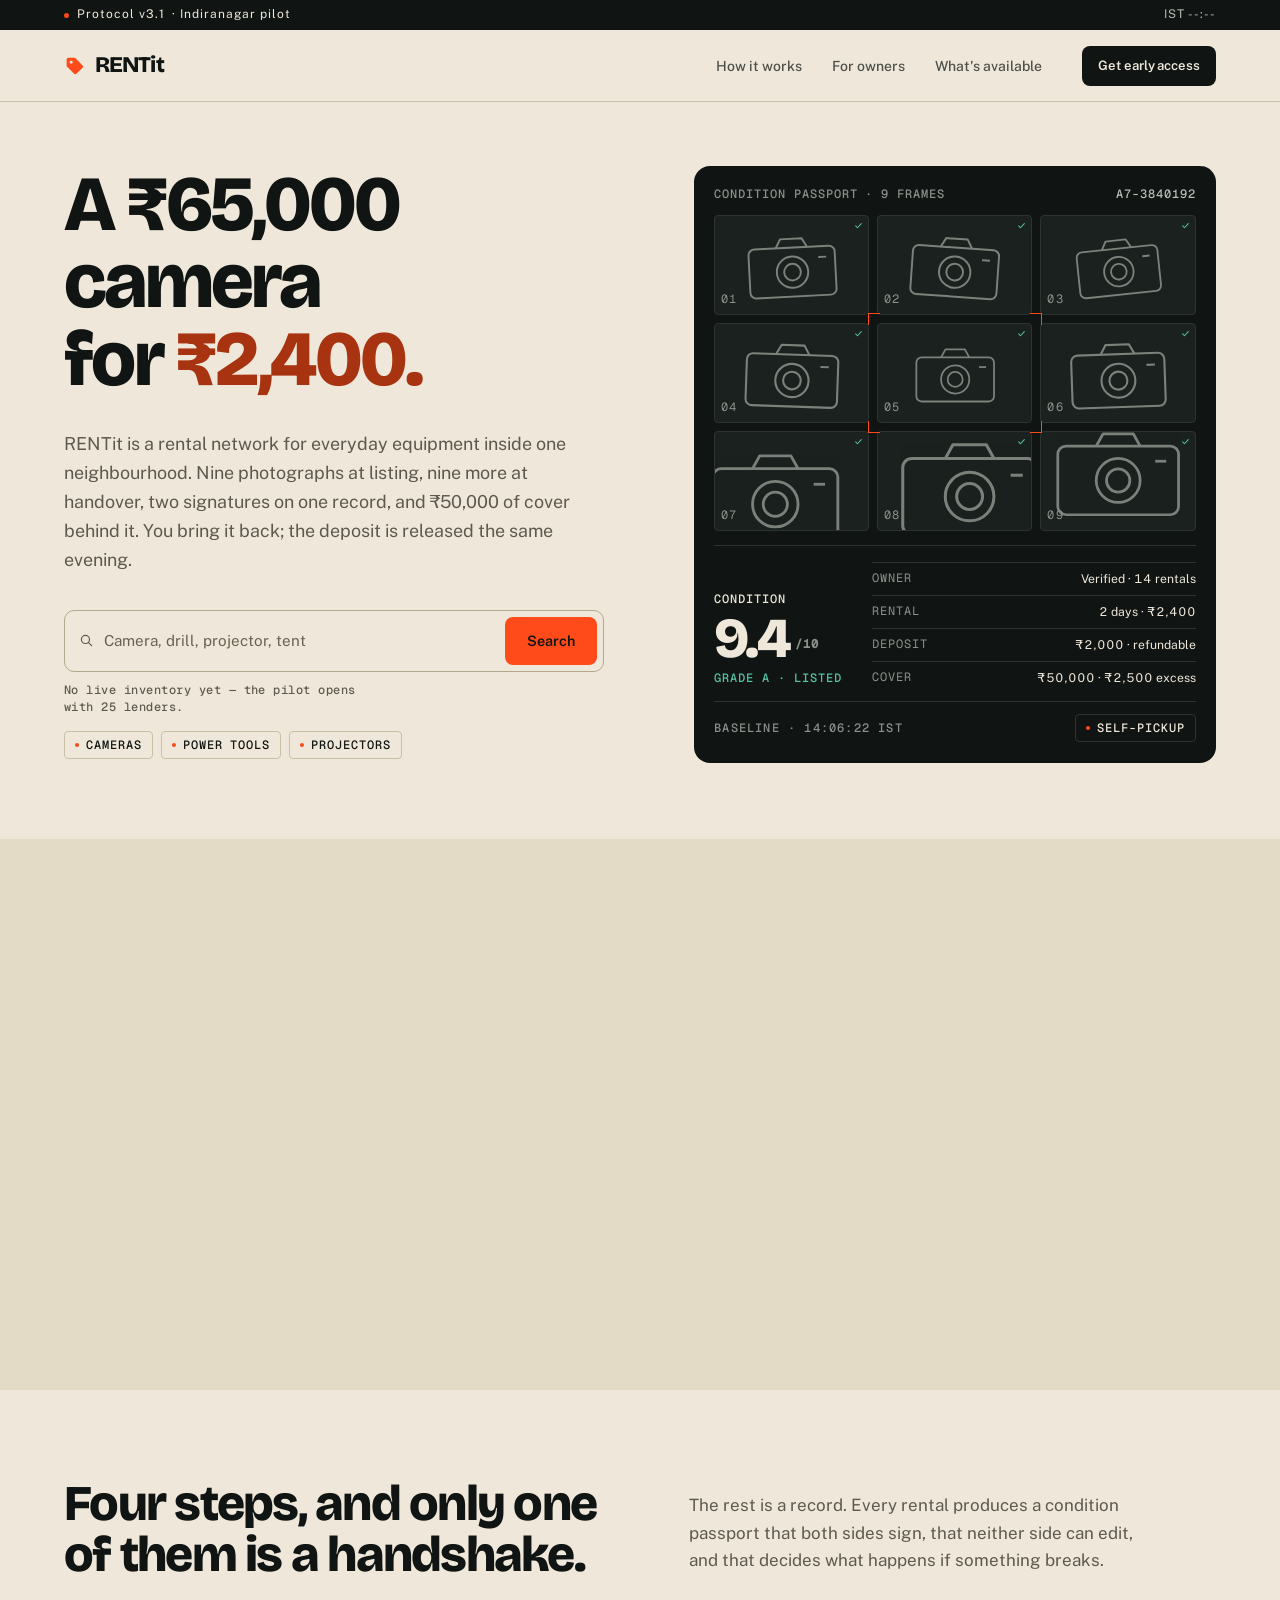
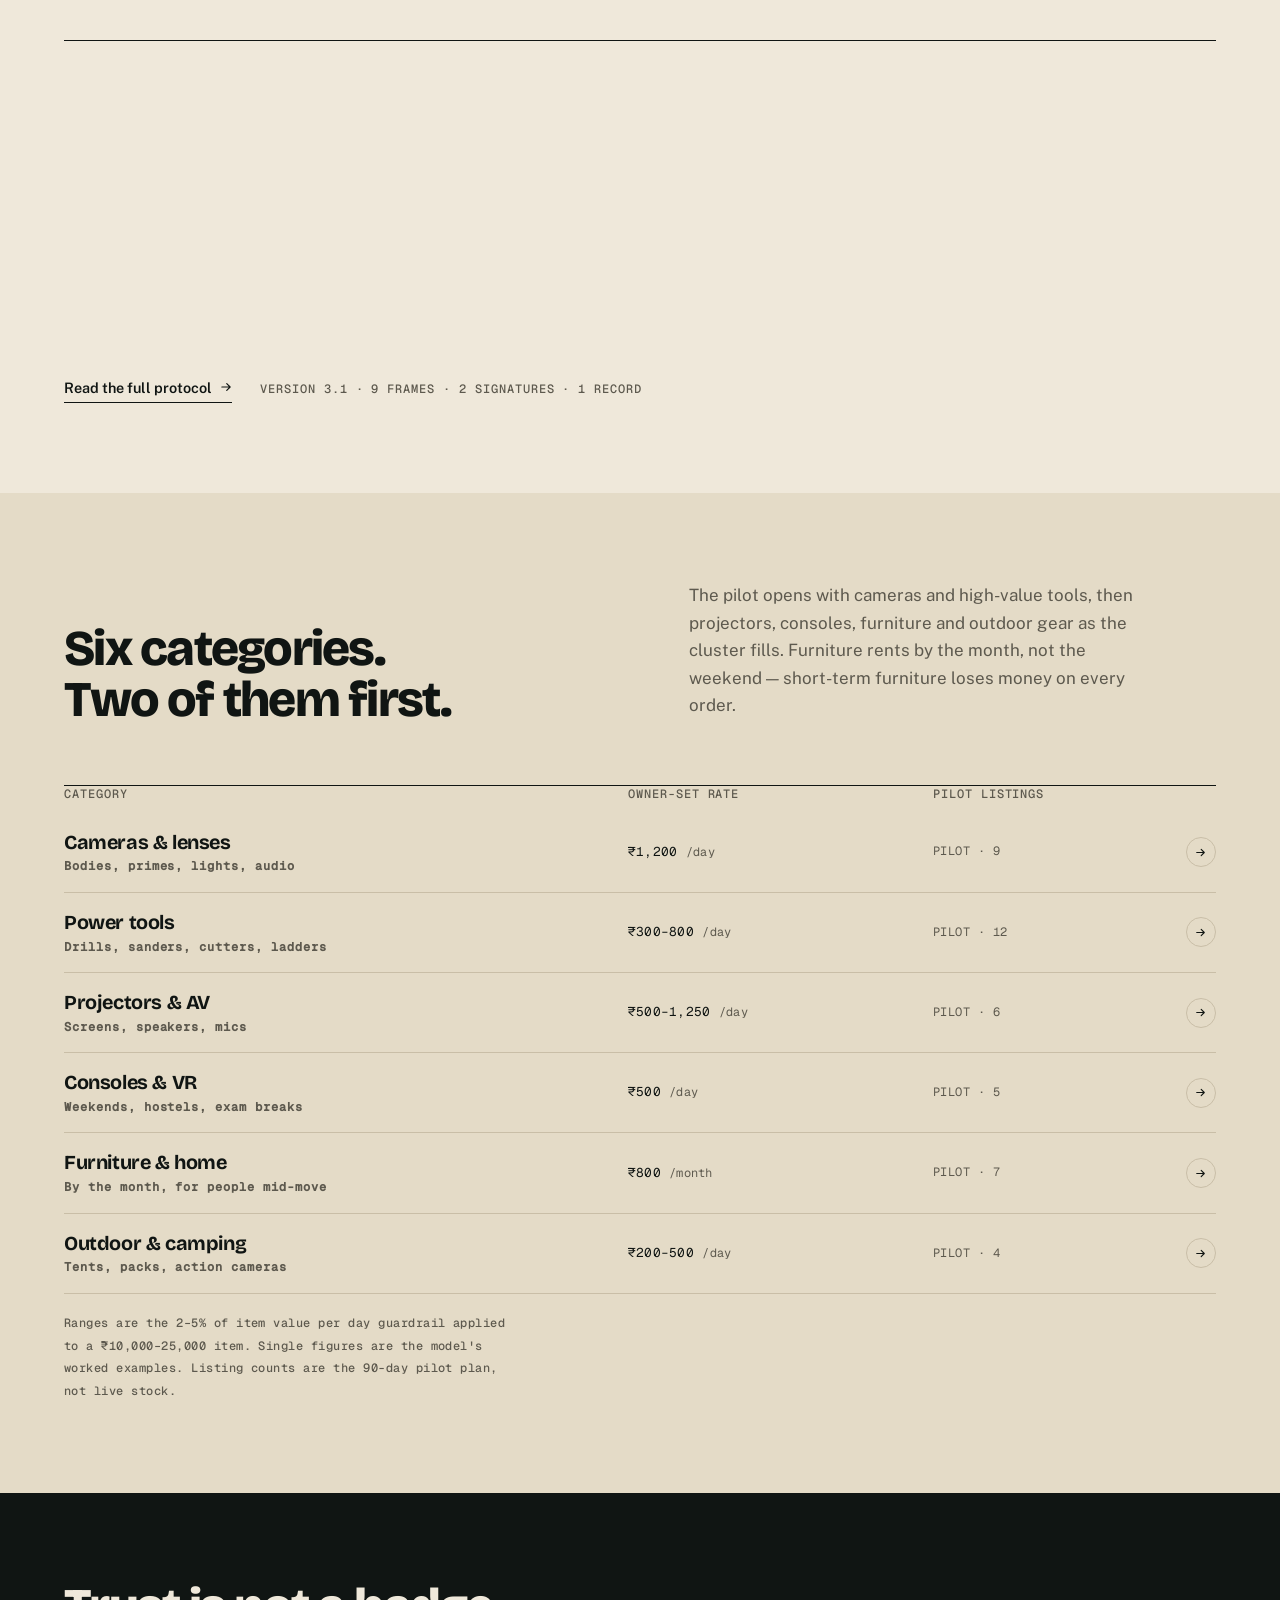
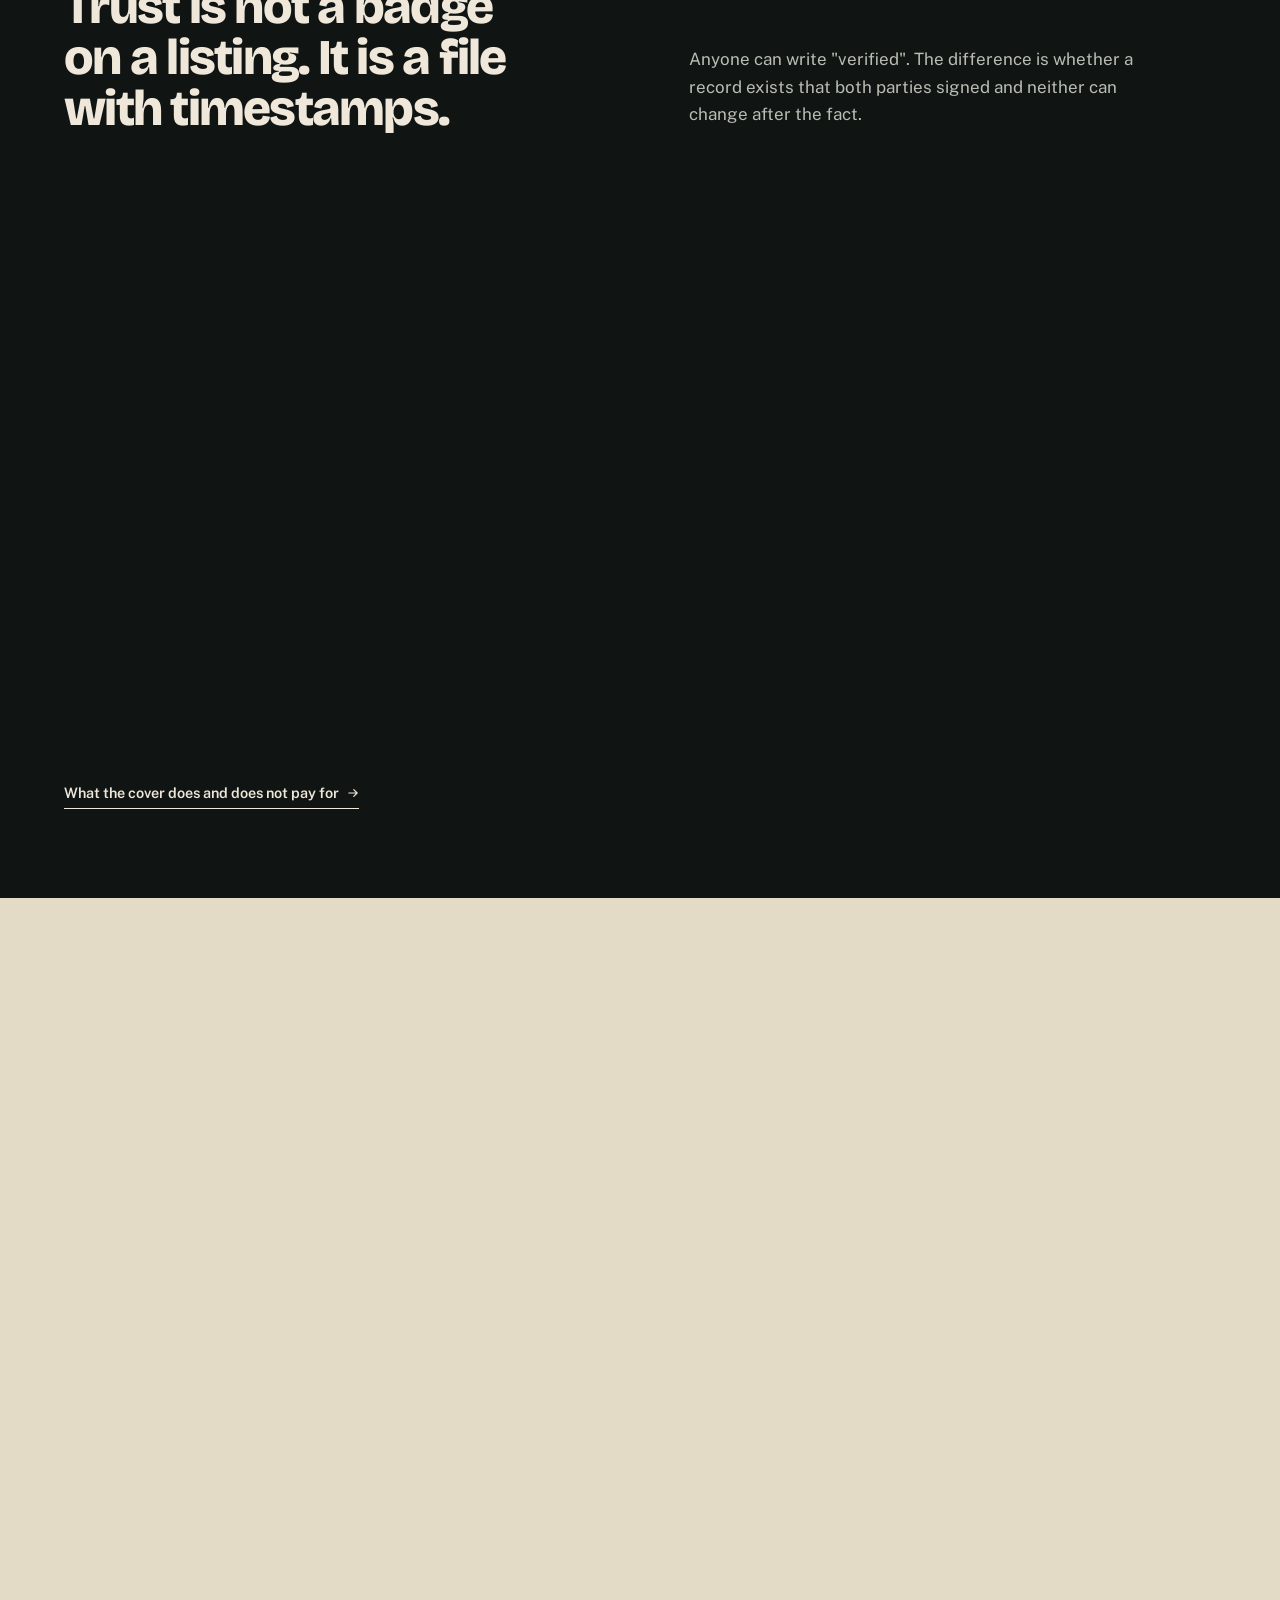
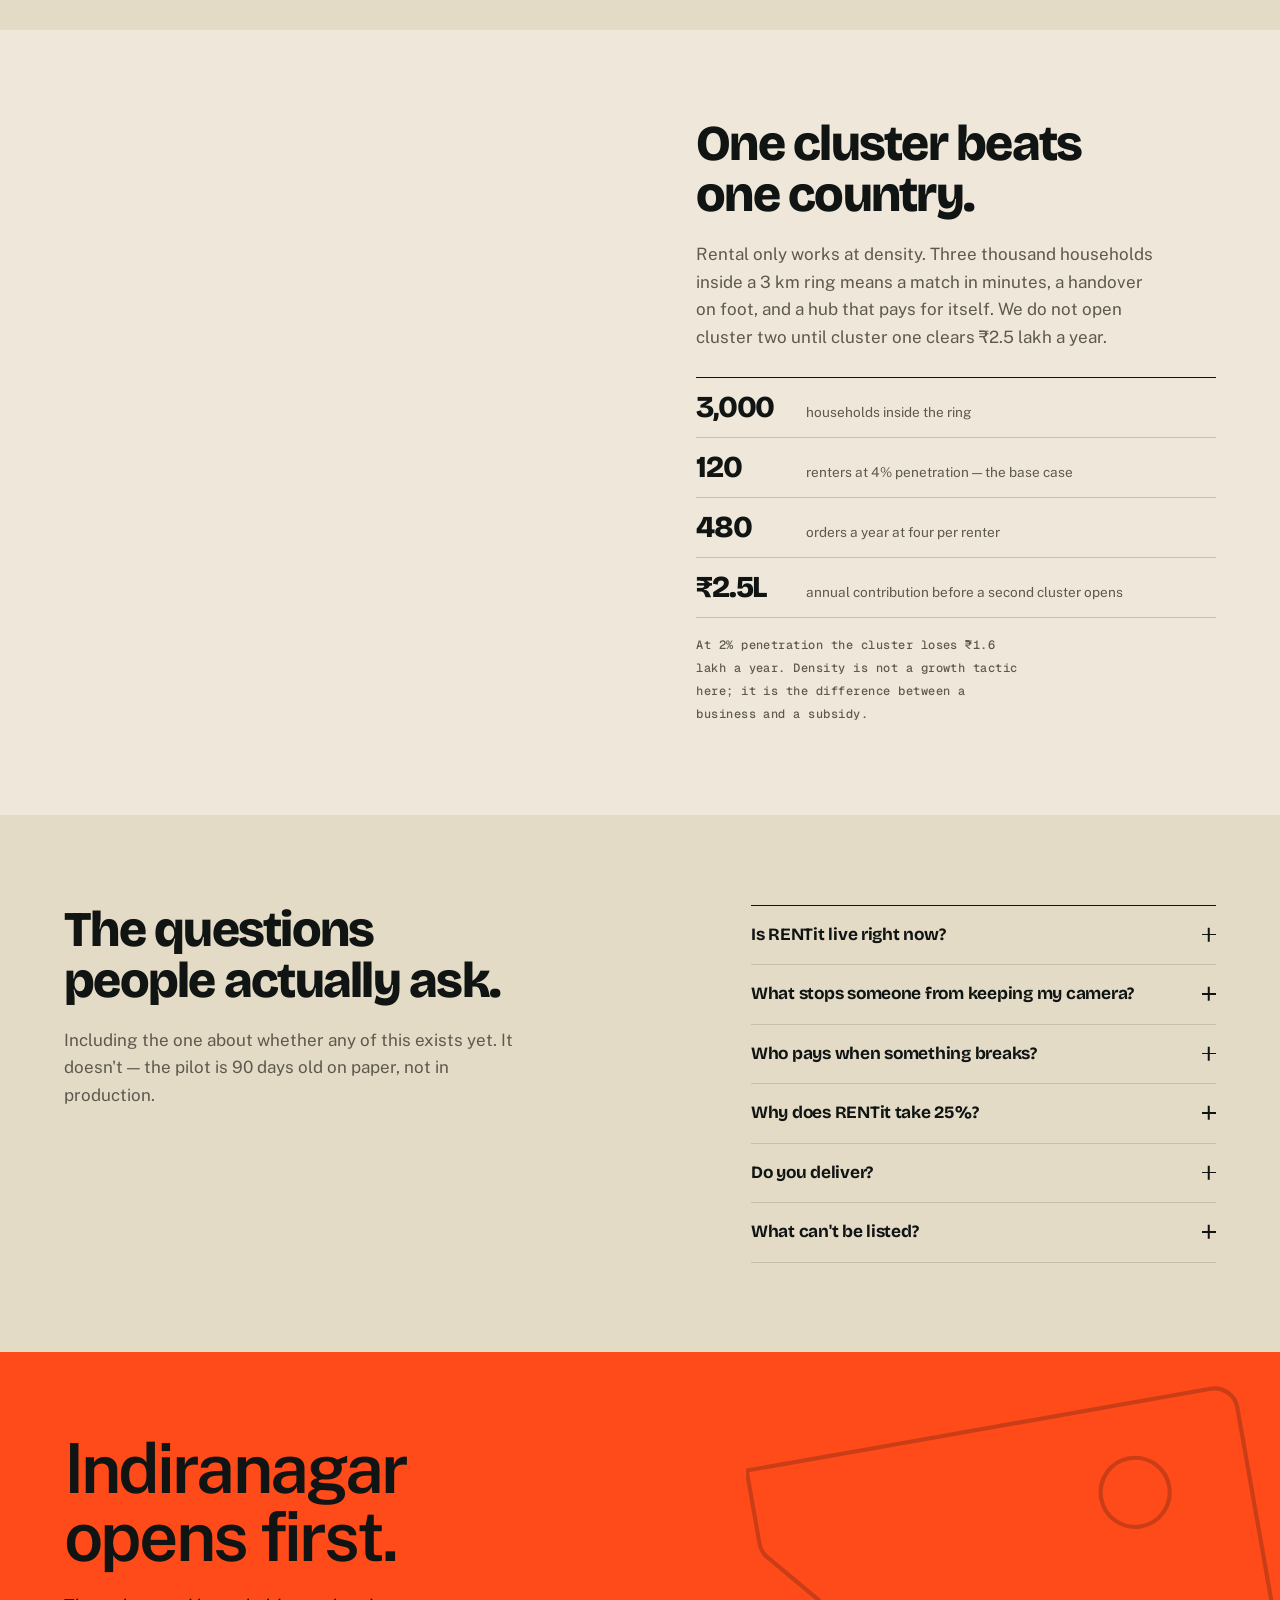
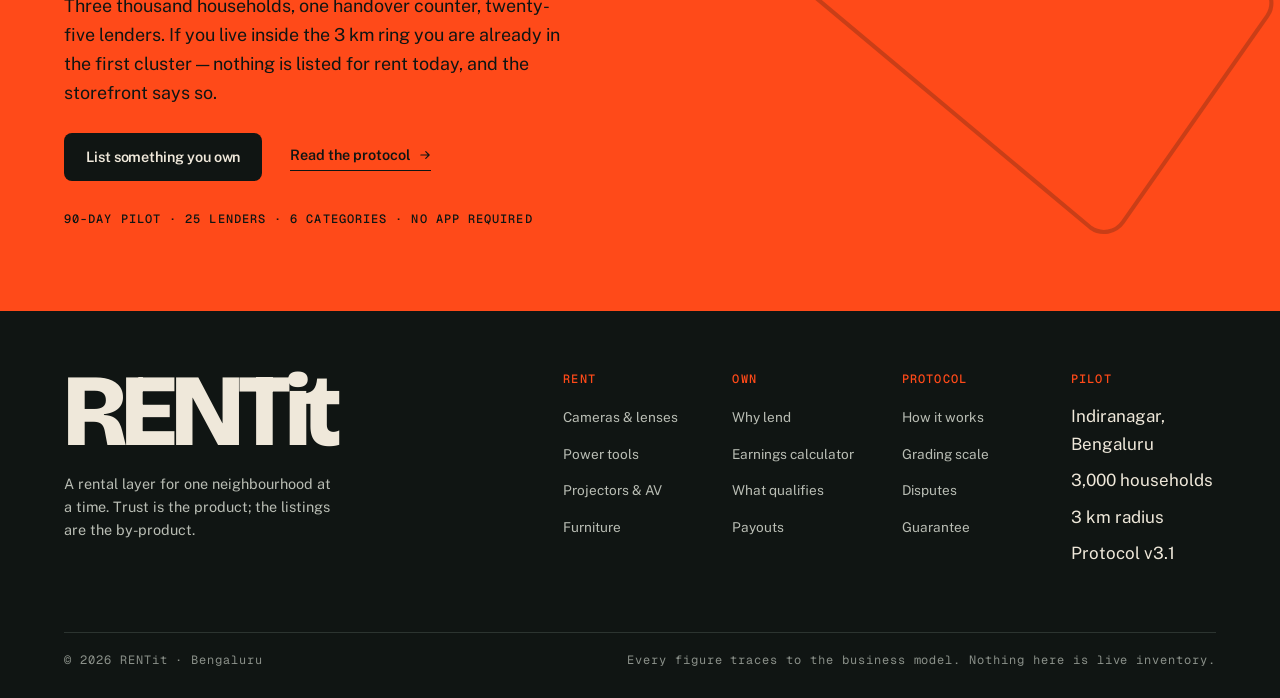
<file: index.html>
<!DOCTYPE html>
<html lang="en">
<head>
<meta charset="utf-8">
<meta name="viewport" content="width=device-width, initial-scale=1, viewport-fit=cover">
<title>RENTit — rent it for two days, not for ₹65,000</title>
<meta name="description" content="RENTit is a managed rental network for everyday equipment inside one 3 km neighbourhood cluster. Nine-angle condition records, two signatures, one guarantee.">
<meta name="theme-color" content="#efe8da">
<link rel="preload" href="assets/fonts/bricolage-800-latin.woff2" as="font" type="font/woff2" crossorigin>
<link rel="preload" href="assets/fonts/publicsans-400-latin.woff2" as="font" type="font/woff2" crossorigin>
<link rel="stylesheet" href="assets/css/site.css">
<script>document.documentElement.classList.add("js");</script>
</head>
<body>

<a class="skip" href="#main">Skip to content</a>

<svg width="0" height="0" style="position:absolute" aria-hidden="true" focusable="false">
  <symbol id="i-arrow" viewBox="0 0 16 16"><path d="M2.5 8h11M9 3.5 13.5 8 9 12.5" fill="none" stroke="currentColor" stroke-width="1.6" stroke-linecap="round" stroke-linejoin="round"/></symbol>
  <symbol id="i-tick" viewBox="0 0 16 16"><path d="M3 8.6 6.2 12 13 4.6" fill="none" stroke="currentColor" stroke-width="1.8" stroke-linecap="round" stroke-linejoin="round"/></symbol>
  <symbol id="i-search" viewBox="0 0 20 20"><circle cx="8.6" cy="8.6" r="5.4" fill="none" stroke="currentColor" stroke-width="1.6"/><path d="m12.8 12.8 4 4" fill="none" stroke="currentColor" stroke-width="1.6" stroke-linecap="round"/></symbol>
  <symbol id="i-tag" viewBox="0 0 24 24"><path d="M3 11.6V4.8A1.8 1.8 0 0 1 4.8 3h6.8c.5 0 1 .2 1.34.56l8.3 8.3c.73.73.73 1.9 0 2.63l-7.05 7.05c-.73.73-1.9.73-2.63 0l-8.3-8.3A1.8 1.8 0 0 1 3 11.6Z" fill="none" stroke="currentColor" stroke-width="1.5" stroke-linejoin="round"/><circle cx="8.2" cy="8.2" r="1.7" fill="none" stroke="currentColor" stroke-width="1.5"/></symbol>
  <symbol id="i-signature" viewBox="0 0 240 60"><path d="M8 46c12-25 21-34 26-30s-7 25 1 29 17-21 24-23 5 14 13 12 10-19 18-19 4 17 12 17 12-9 20-9 10 8 18 8 14-6 22-6" fill="none" stroke="currentColor" stroke-width="2.2" stroke-linecap="round"/></symbol>
  <symbol id="i-camera" viewBox="0 0 100 76"><g fill="none" stroke="currentColor" stroke-width="2" stroke-linejoin="round"><rect x="6" y="20" width="88" height="50" rx="6"/><path d="M34 20l5-9h22l5 9"/><circle cx="50" cy="45" r="16"/><circle cx="50" cy="45" r="8.5"/><path d="M77 31h8"/></g></symbol>
</svg>

<div class="statusbar">
  <div class="wrap statusbar__in">
    <p class="statusbar__live"><span class="dot dot--live" aria-hidden="true"></span>Protocol v3.1<span class="sb-sub"> · Indiranagar pilot</span></p>
    <p>IST <span data-clock>--:--</span></p>
  </div>
</div>

<header class="site-head">
  <div class="wrap nav">
    <a class="brand" href="index.html" aria-label="RENTit — home">
      <svg class="brand__mark" viewBox="0 0 24 24" aria-hidden="true"><path d="M3 11.6V4.8A1.8 1.8 0 0 1 4.8 3h6.8c.5 0 1 .2 1.34.56l8.3 8.3c.73.73.73 1.9 0 2.63l-7.05 7.05c-.73.73-1.9.73-2.63 0l-8.3-8.3A1.8 1.8 0 0 1 3 11.6Z"/><circle cx="8.2" cy="8.2" r="1.7" fill="var(--paper)"/></svg>
      <span class="brand__word">RENTit</span>
    </a>
    <ul class="nav__links">
      <li><a href="how-it-works.html">How it works</a></li>
      <li><a href="for-owners.html">For owners</a></li>
      <li><a href="#categories">What's available</a></li>
    </ul>
    <div class="nav__actions">
      <a class="btn btn--ink btn--sm" href="#waitlist">Get early access</a>
    </div>
    <button class="nav__toggle" type="button" data-nav-toggle aria-expanded="false" aria-controls="navpanel" aria-label="Open menu"><span></span></button>
  </div>
  <div class="navpanel" id="navpanel" data-nav-panel data-open="false" hidden>
    <a href="how-it-works.html">How it works</a>
    <a href="for-owners.html">For owners</a>
    <a href="#categories">What's available</a>
    <a class="btn btn--ink" href="#waitlist">Get early access</a>
  </div>
</header>

<main id="main">

  <!-- ============ HERO ============ -->
  <section class="band band--paper hero">
    <div class="wrap hero__grid">
      <div class="hero__copy">
        <h1 class="h1">A ₹65,000 camera for <span class="orange-text">₹2,400.</span></h1>
        <p class="lead hero__lead">RENTit is a rental network for everyday equipment inside one neighbourhood. Nine photographs at listing, nine more at handover, two signatures on one record, and ₹50,000 of cover behind it. You bring it back; the deposit is released the same evening.</p>
        <div class="hero__actions">
          <form class="searchbar" data-search role="search">
            <svg class="searchbar__icon" aria-hidden="true"><use href="#i-search"/></svg>
            <label class="sr-only" for="q">Search for something to rent</label>
            <input id="q" name="q" type="search" placeholder="Camera, drill, projector, tent" autocomplete="off">
            <button class="btn btn--orange" type="submit">Search</button>
          </form>
          <p class="form-note mono mono--plain mono--muted" data-search-note>No live inventory yet — the pilot opens with 25 lenders.</p>
          <div class="hero__chips">
            <a class="chip" href="#categories"><i aria-hidden="true"></i>Cameras</a>
            <a class="chip" href="#categories"><i aria-hidden="true"></i>Power tools</a>
            <a class="chip" href="#categories"><i aria-hidden="true"></i>Projectors</a>
          </div>
        </div>
      </div>

      <aside class="passport" aria-label="Example condition passport">
        <div class="passport__head">
          <span class="mono">Condition passport · 9 frames</span>
          <span class="mono passport__id">A7-3840192</span>
        </div>
        <div class="sheet">
          <div class="cell"><svg class="cell__art" aria-hidden="true"><use href="#i-camera"/></svg><span class="cell__label">01</span><svg class="cell__ok" aria-hidden="true"><use href="#i-tick"/></svg></div>
          <div class="cell"><svg class="cell__art" aria-hidden="true"><use href="#i-camera"/></svg><span class="cell__label">02</span><svg class="cell__ok" aria-hidden="true"><use href="#i-tick"/></svg></div>
          <div class="cell"><svg class="cell__art" aria-hidden="true"><use href="#i-camera"/></svg><span class="cell__label">03</span><svg class="cell__ok" aria-hidden="true"><use href="#i-tick"/></svg></div>
          <div class="cell"><svg class="cell__art" aria-hidden="true"><use href="#i-camera"/></svg><span class="cell__label">04</span><svg class="cell__ok" aria-hidden="true"><use href="#i-tick"/></svg></div>
          <div class="cell"><svg class="cell__art" aria-hidden="true"><use href="#i-camera"/></svg><span class="cell__label">05</span><svg class="cell__ok" aria-hidden="true"><use href="#i-tick"/></svg></div>
          <div class="cell"><svg class="cell__art" aria-hidden="true"><use href="#i-camera"/></svg><span class="cell__label">06</span><svg class="cell__ok" aria-hidden="true"><use href="#i-tick"/></svg></div>
          <div class="cell"><svg class="cell__art" aria-hidden="true"><use href="#i-camera"/></svg><span class="cell__label">07</span><svg class="cell__ok" aria-hidden="true"><use href="#i-tick"/></svg></div>
          <div class="cell"><svg class="cell__art" aria-hidden="true"><use href="#i-camera"/></svg><span class="cell__label">08</span><svg class="cell__ok" aria-hidden="true"><use href="#i-tick"/></svg></div>
          <div class="cell"><svg class="cell__art" aria-hidden="true"><use href="#i-camera"/></svg><span class="cell__label">09</span><svg class="cell__ok" aria-hidden="true"><use href="#i-tick"/></svg></div>
          <div class="reticle" aria-hidden="true"><span></span><span></span><span></span><span></span></div>
        </div>
        <div class="passport__grade">
          <div>
            <p class="mono">Condition</p>
            <p class="grade">9.4<span>/10</span></p>
            <p class="mono teal-text" style="margin-top:6px">Grade A · listed</p>
          </div>
          <dl class="passport__facts">
            <div><dt>Owner</dt><dd>Verified · 14 rentals</dd></div>
            <div><dt>Rental</dt><dd>2 days · ₹2,400</dd></div>
            <div><dt>Deposit</dt><dd>₹2,000 · refundable</dd></div>
            <div><dt>Cover</dt><dd>₹50,000 · ₹2,500 excess</dd></div>
          </dl>
        </div>
        <div class="passport__foot">
          <span class="mono">Baseline · 14:06:22 IST</span>
          <span class="chip chip--onink"><i aria-hidden="true"></i>Self-pickup</span>
        </div>
      </aside>
    </div>
  </section>

  <!-- ============ THE HANDOVER GAP ============ -->
  <section class="band band--deep">
    <div class="wrap grid-2 grid-2--wide">
      <div data-reveal>
        <p class="gap-claim">The fee was never the problem. <em>Trusting a stranger costs more than the rental.</em></p>
        <p class="body" style="margin-top:24px">A rented camera should cost a fifth of buying one. It doesn't happen, because everything around the fee is unaccounted for: who agreed the condition, who holds the deposit, who wins the argument on Sunday night. RENTit's whole job is to make that part cheap.</p>
        <div class="section-foot">
          <a class="link-arrow link-arrow--orange" href="how-it-works.html">The protocol, act by act <svg class="ico" aria-hidden="true"><use href="#i-arrow"/></svg></a>
        </div>
      </div>
      <div data-reveal>
        <dl class="cost">
          <div class="cost__row"><dt>Condition agreed by</dt><dd class="is-bad">Memory</dd></div>
          <div class="cost__row"><dt>Evidence kept</dt><dd class="is-bad">A phone photo, maybe</dd></div>
          <div class="cost__row"><dt>Deposit held by</dt><dd class="is-bad">Whoever asks for it</dd></div>
          <div class="cost__row"><dt>If it comes back scratched</dt><dd class="is-bad">An argument</dd></div>
          <div class="cost__row"><dt>If it never comes back</dt><dd class="is-bad">A police complaint</dd></div>
          <div class="cost__row"><dt>Camera, two days, at the counter</dt><dd class="is-good">₹2,400</dd></div>
        </dl>
        <p class="mono mono--plain mono--muted" style="margin-top:16px">The fee is the small number. Everything above it is the reason people buy instead.</p>
      </div>
    </div>
  </section>

  <!-- ============ HOW IT WORKS ============ -->
  <section class="band band--paper" id="protocol">
    <div class="wrap">
      <div class="section-head">
        <h2 class="h2">Four steps, and only one of them is a handshake.</h2>
        <p class="body">The rest is a record. Every rental produces a condition passport that both sides sign, that neither side can edit, and that decides what happens if something breaks.</p>
      </div>

      <div class="steps">
        <div class="step" data-reveal style="--i:0">
          <p class="step__n">01</p>
          <h3>Verify</h3>
          <p>Aadhaar eKYC and a liveness selfie for both sides, before a price is agreed. High-risk pincodes are blocked outright.</p>
          <div class="step__viz step__viz--tag"><svg aria-hidden="true"><use href="#i-tag"/></svg></div>
        </div>
        <div class="step" data-reveal style="--i:1">
          <p class="step__n">02</p>
          <h3>Capture</h3>
          <p>Nine angles, the serial number and a function test, timestamped at listing. This is the baseline everything is measured against.</p>
          <div class="step__viz step__viz--sheet" aria-hidden="true"><i></i><i></i><i></i><i></i><i></i><i></i><i></i><i></i><i></i></div>
        </div>
        <div class="step" data-reveal style="--i:2">
          <p class="step__n">03</p>
          <h3>Hand over</h3>
          <p>A matching capture at the door, a tamper seal on the case, and one condition report signed by both parties on one screen.</p>
          <div class="step__viz step__viz--sign"><svg aria-hidden="true"><use href="#i-signature"/></svg></div>
        </div>
        <div class="step" data-reveal style="--i:3">
          <p class="step__n">04</p>
          <h3>Compare</h3>
          <p>The same nine angles within 24 hours of return. A line-by-line diff, a wear tolerance, and the deposit released at a timestamp.</p>
          <div class="step__viz step__viz--receipt" aria-hidden="true"><i></i><i></i><i></i><i></i></div>
        </div>
      </div>

      <div class="section-foot">
        <a class="link-arrow" href="how-it-works.html">Read the full protocol <svg class="ico" aria-hidden="true"><use href="#i-arrow"/></svg></a>
        <span class="mono mono--muted">Version 3.1 · 9 frames · 2 signatures · 1 record</span>
      </div>
    </div>
  </section>

  <!-- ============ CATEGORIES ============ -->
  <section class="band band--deep" id="categories">
    <div class="wrap">
      <div class="section-head">
        <h2 class="h2">Six categories. Two of them first.</h2>
        <p class="body">The pilot opens with cameras and high-value tools, then projectors, consoles, furniture and outdoor gear as the cluster fills. Furniture rents by the month, not the weekend — short-term furniture loses money on every order.</p>
      </div>

      <div class="rows">
        <div class="rows__head mono" aria-hidden="true">
          <span>Category</span><span>Owner-set rate</span><span>Pilot listings</span><span></span>
        </div>
        <a class="row" href="#waitlist">
          <span class="row__name">Cameras &amp; lenses<span class="row__sub">Bodies, primes, lights, audio</span></span>
          <span class="row__rate">₹1,200 <span>/day</span></span>
          <span class="row__count">PILOT · 9</span>
          <span class="row__go" aria-hidden="true"><svg class="ico"><use href="#i-arrow"/></svg></span>
        </a>
        <a class="row" href="#waitlist">
          <span class="row__name">Power tools<span class="row__sub">Drills, sanders, cutters, ladders</span></span>
          <span class="row__rate">₹300–800 <span>/day</span></span>
          <span class="row__count">PILOT · 12</span>
          <span class="row__go" aria-hidden="true"><svg class="ico"><use href="#i-arrow"/></svg></span>
        </a>
        <a class="row" href="#waitlist">
          <span class="row__name">Projectors &amp; AV<span class="row__sub">Screens, speakers, mics</span></span>
          <span class="row__rate">₹500–1,250 <span>/day</span></span>
          <span class="row__count">PILOT · 6</span>
          <span class="row__go" aria-hidden="true"><svg class="ico"><use href="#i-arrow"/></svg></span>
        </a>
        <a class="row" href="#waitlist">
          <span class="row__name">Consoles &amp; VR<span class="row__sub">Weekends, hostels, exam breaks</span></span>
          <span class="row__rate">₹500 <span>/day</span></span>
          <span class="row__count">PILOT · 5</span>
          <span class="row__go" aria-hidden="true"><svg class="ico"><use href="#i-arrow"/></svg></span>
        </a>
        <a class="row" href="#waitlist">
          <span class="row__name">Furniture &amp; home<span class="row__sub">By the month, for people mid-move</span></span>
          <span class="row__rate">₹800 <span>/month</span></span>
          <span class="row__count">PILOT · 7</span>
          <span class="row__go" aria-hidden="true"><svg class="ico"><use href="#i-arrow"/></svg></span>
        </a>
        <a class="row" href="#waitlist">
          <span class="row__name">Outdoor &amp; camping<span class="row__sub">Tents, packs, action cameras</span></span>
          <span class="row__rate">₹200–500 <span>/day</span></span>
          <span class="row__count">PILOT · 4</span>
          <span class="row__go" aria-hidden="true"><svg class="ico"><use href="#i-arrow"/></svg></span>
        </a>
      </div>
      <p class="mono mono--plain mono--muted" style="margin-top:18px;max-width:64ch;line-height:1.9">Ranges are the 2–5% of item value per day guardrail applied to a ₹10,000–25,000 item. Single figures are the model's worked examples. Listing counts are the 90-day pilot plan, not live stock.</p>
    </div>
  </section>

  <!-- ============ TRUST ============ -->
  <section class="band band--ink">
    <div class="wrap">
      <div class="section-head">
        <h2 class="h2">Trust is not a badge on a listing. It is a file with timestamps.</h2>
        <p class="body">Anyone can write "verified". The difference is whether a record exists that both parties signed and neither can change after the fact.</p>
      </div>

      <div class="grid-2">
        <div class="cover-card" data-reveal>
          <p class="mono">Cover per item, per rental</p>
          <p class="cover-card__figure">₹50,000</p>
          <p class="body" style="margin-top:12px;max-width:36ch">Accidental damage and theft with an FIR, paid from a guarantee fund held at 3% of GMV — not out of the owner's pocket, and not out of an argument.</p>
          <dl class="cover-card__split">
            <div><dt>Deductible</dt><dd>₹2,500</dd></div>
            <div><dt>Protection fee</dt><dd>4% · min ₹49</dd></div>
          </dl>
        </div>

        <ol class="trust-list" data-reveal>
          <li class="trust-list__item">
            <span class="trust-list__n">01</span>
            <div>
              <h3>Identity before price</h3>
              <p>Both sides pass eKYC and liveness before a rate is shown. A banned account cannot re-enter with a new number.</p>
            </div>
          </li>
          <li class="trust-list__item">
            <span class="trust-list__n">02</span>
            <div>
              <h3>Condition photographed, not described</h3>
              <p>Nine angles and the serial number, shot the same way at listing, handover and return. The comparison is arithmetic, not opinion.</p>
            </div>
          </li>
          <li class="trust-list__item">
            <span class="trust-list__n">03</span>
            <div>
              <h3>Two signatures, one record</h3>
              <p>The renter and the owner sign the same condition report on their own phones. Neither copy can be edited afterwards.</p>
            </div>
          </li>
          <li class="trust-list__item">
            <span class="trust-list__n">04</span>
            <div>
              <h3>A fund, with written exclusions</h3>
              <p>Cover is capped, deductible, and excluded for off-platform deals, prohibited categories and unverified handovers. The exclusions are published, not discovered.</p>
            </div>
          </li>
        </ol>
      </div>

      <div class="section-foot">
        <a class="link-arrow" href="how-it-works.html#guarantee">What the cover does and does not pay for <svg class="ico" aria-hidden="true"><use href="#i-arrow"/></svg></a>
      </div>
    </div>
  </section>

  <!-- ============ FOR OWNERS ============ -->
  <section class="band band--deep" id="owners">
    <div class="wrap grid-2">
      <div data-reveal>
        <h2 class="h2">Your camera earns between shoots. Your drill earns between shelves.</h2>
        <p class="body" style="margin-top:24px">RENTit is not a listing site with a payout button. We photograph the item, grade it, price it inside a guardrail, sit at the handover, and take the argument off your hands. The commission pays for that work — and we show you the whole calculation, including the two costs owners usually forget.</p>
        <div class="section-foot">
          <a class="btn btn--ink" href="for-owners.html#calculator">Open the earnings calculator</a>
          <a class="link-arrow" href="for-owners.html">Terms, payouts, cover <svg class="ico" aria-hidden="true"><use href="#i-arrow"/></svg></a>
        </div>
      </div>

      <div class="owner-panel" data-reveal>
        <div class="owner-panel__head">
          <span class="mono">Owner statement · 2 days</span>
          <span class="mono">Power tool</span>
        </div>
        <div class="owner-panel__rate"><strong>₹800</strong><span>Per day · ₹25,000 item</span></div>
        <div class="owner-panel__lines">
          <div class="owner-panel__line"><span>Rental, 2 days</span><b>₹1,600</b></div>
          <div class="owner-panel__line"><span>RENTit commission, 25%</span><b>− ₹400</b></div>
          <div class="owner-panel__line"><span>After commission</span><b>₹1,200</b></div>
          <div class="owner-panel__line"><span>Maintenance, 2 days</span><b>− ₹200</b></div>
          <div class="owner-panel__line"><span>Depreciation, 2 days</span><b>− ₹400</b></div>
        </div>
        <div class="owner-panel__total"><span>You keep</span><b>₹600</b></div>
        <div class="sharebar" aria-hidden="true"><i style="width:75%"></i><i></i></div>
        <div class="sharebar__legend"><span>Owner 75%</span><span>RENTit 25%</span></div>
        <p class="calc-note">The ₹1,200 is what the commission leaves. The ₹600 is what the tool actually returns after upkeep — a 2.4% net monthly yield. Items below 2% are not worth listing, and we say so before you photograph them.</p>
      </div>
    </div>
  </section>

  <!-- ============ CLUSTER ============ -->
  <section class="band band--paper" id="cluster">
    <div class="wrap cluster">
      <div>
        <div class="map" data-reveal>
          <svg data-cluster-map viewBox="0 0 400 300" role="img" aria-label="Diagram of a 3 kilometre cluster of households around a central handover point"></svg>
          <span class="chip map__label"><i aria-hidden="true"></i>Indiranagar · pilot</span>
          <span class="mono map__km">3 km radius</span>
        </div>
      </div>
      <div>
        <h2 class="h2">One cluster beats one country.</h2>
        <p class="body" style="margin-top:20px">Rental only works at density. Three thousand households inside a 3 km ring means a match in minutes, a handover on foot, and a hub that pays for itself. We do not open cluster two until cluster one clears ₹2.5 lakh a year.</p>
        <div class="cluster__facts">
          <div class="cluster__fact"><b>3,000</b><span>households inside the ring</span></div>
          <div class="cluster__fact"><b>120</b><span>renters at 4% penetration — the base case</span></div>
          <div class="cluster__fact"><b>480</b><span>orders a year at four per renter</span></div>
          <div class="cluster__fact"><b>₹2.5L</b><span>annual contribution before a second cluster opens</span></div>
        </div>
        <p class="mono mono--plain mono--muted" style="margin-top:16px;max-width:46ch;line-height:1.9">At 2% penetration the cluster loses ₹1.6 lakh a year. Density is not a growth tactic here; it is the difference between a business and a subsidy.</p>
      </div>
    </div>
  </section>

  <!-- ============ FAQ ============ -->
  <section class="band band--deep">
    <div class="wrap grid-2 grid-2--wide">
      <div>
        <h2 class="h2">The questions people actually ask.</h2>
        <p class="body" style="margin-top:20px">Including the one about whether any of this exists yet. It doesn't — the pilot is 90 days old on paper, not in production.</p>
      </div>

      <div class="faq">
        <div class="faq__item" data-open="false">
          <button class="faq__q" type="button" aria-expanded="false" aria-controls="faq-1" id="faq-q-1"><span>Is RENTit live right now?</span><span class="faq__icon" aria-hidden="true"></span></button>
          <div class="faq__a" id="faq-1" role="region" aria-labelledby="faq-q-1"><div><p>No. This is the storefront for a 90-day pilot in Indiranagar, Bengaluru. There is no catalogue to browse and no app. The plan is 25 lenders, 60 listings and 100 orders, run on this site and WhatsApp with a part-time hub manager.</p></div></div>
        </div>
        <div class="faq__item" data-open="false">
          <button class="faq__q" type="button" aria-expanded="false" aria-controls="faq-2" id="faq-q-2"><span>What stops someone from keeping my camera?</span><span class="faq__icon" aria-hidden="true"></span></button>
          <div class="faq__a" id="faq-2" role="region" aria-labelledby="faq-q-2"><div><p>Verified identity, a refundable deposit held by RENTit, and ₹50,000 of cover per item. Theft is covered only with an FIR — which is why the deposit and the KYC both exist. A rental without a signed handover record is not covered at all.</p></div></div>
        </div>
        <div class="faq__item" data-open="false">
          <button class="faq__q" type="button" aria-expanded="false" aria-controls="faq-3" id="faq-q-3"><span>Who pays when something breaks?</span><span class="faq__icon" aria-hidden="true"></span></button>
          <div class="faq__a" id="faq-3" role="region" aria-labelledby="faq-q-3"><div><p>Normal wear — scratches, minor cosmetic marks — is the owner's. Accidental damage comes from the protection fund, with a ₹2,500 deductible paid by the renter. Negligence and misuse are the renter's, at full repair cost. The matrix is written down and shown before booking.</p></div></div>
        </div>
        <div class="faq__item" data-open="false">
          <button class="faq__q" type="button" aria-expanded="false" aria-controls="faq-4" id="faq-q-4"><span>Why does RENTit take 25%?</span><span class="faq__icon" aria-hidden="true"></span></button>
          <div class="faq__a" id="faq-4" role="region" aria-labelledby="faq-q-4"><div><p>It funds the parts that make a stranger safe: KYC, the nine-angle capture, the hub, the support line and the guarantee reserve. Verified power lenders pay 20%; casual and new listings pay 30% until their record earns the discount.</p></div></div>
        </div>
        <div class="faq__item" data-open="false">
          <button class="faq__q" type="button" aria-expanded="false" aria-controls="faq-5" id="faq-q-5"><span>Do you deliver?</span><span class="faq__icon" aria-hidden="true"></span></button>
          <div class="faq__a" id="faq-5" role="region" aria-labelledby="faq-q-5"><div><p>Self-pickup is the default, because delivery at ₹149 each way destroys the contribution on anything below ₹2,700. Delivery is a paid upgrade, free above ₹2,500 or for members at ₹199 a month.</p></div></div>
        </div>
        <div class="faq__item" data-open="false">
          <button class="faq__q" type="button" aria-expanded="false" aria-controls="faq-6" id="faq-q-6"><span>What can't be listed?</span><span class="faq__icon" aria-hidden="true"></span></button>
          <div class="faq__a" id="faq-6" role="region" aria-labelledby="faq-q-6"><div><p>Medical devices, weapons, hazardous chemicals, and high-risk tools without an induction. Anything without proof of ownership — an invoice, a serial number or the original box — stays off the network.</p></div></div>
        </div>
      </div>
    </div>
  </section>

  <!-- ============ CLOSING CTA ============ -->
  <section class="band band--orange cta" id="waitlist">
    <svg class="cta__tag" viewBox="0 0 340 300" aria-hidden="true" focusable="false">
      <g fill="none" stroke="currentColor" stroke-width="2.5" transform="rotate(-10 170 150)">
        <path d="M120 24h186a14 14 0 0 1 14 14v118a14 14 0 0 1-4.1 9.9l-108 108a14 14 0 0 1-19.8 0L24 78.9A14 14 0 0 1 20 69V24Z" stroke-linejoin="round"/>
        <circle cx="250" cy="78" r="21"/>
      </g>
    </svg>
    <div class="wrap cta__inner">
      <h2>Indiranagar opens first.</h2>
      <p class="lead">Three thousand households, one handover counter, twenty-five lenders. If you live inside the 3 km ring you are already in the first cluster — nothing is listed for rent today, and the storefront says so.</p>
      <div class="cta__secondary">
        <a class="btn btn--ink" href="for-owners.html">List something you own</a>
        <a class="link-arrow" href="how-it-works.html">Read the protocol <svg class="ico" aria-hidden="true"><use href="#i-arrow"/></svg></a>
      </div>
      <p class="cta__meta mono">90-day pilot · 25 lenders · 6 categories · no app required</p>
    </div>
  </section>

</main>

<footer class="footer">
  <div class="wrap">
    <div class="footer__top">
      <div>
        <p class="footer__word">RENTit</p>
        <p class="footer__tagline">A rental layer for one neighbourhood at a time. Trust is the product; the listings are the by-product.</p>
      </div>
      <div class="footer__cols">
        <div class="footer__col">
          <h3>Rent</h3>
          <ul>
            <li><a href="#categories">Cameras &amp; lenses</a></li>
            <li><a href="#categories">Power tools</a></li>
            <li><a href="#categories">Projectors &amp; AV</a></li>
            <li><a href="#categories">Furniture</a></li>
          </ul>
        </div>
        <div class="footer__col">
          <h3>Own</h3>
          <ul>
            <li><a href="for-owners.html">Why lend</a></li>
            <li><a href="for-owners.html#calculator">Earnings calculator</a></li>
            <li><a href="for-owners.html#qualifies">What qualifies</a></li>
            <li><a href="for-owners.html#payouts">Payouts</a></li>
          </ul>
        </div>
        <div class="footer__col">
          <h3>Protocol</h3>
          <ul>
            <li><a href="how-it-works.html">How it works</a></li>
            <li><a href="how-it-works.html#grading">Grading scale</a></li>
            <li><a href="how-it-works.html#disputes">Disputes</a></li>
            <li><a href="how-it-works.html#guarantee">Guarantee</a></li>
          </ul>
        </div>
        <div class="footer__col">
          <h3>Pilot</h3>
          <ul>
            <li>Indiranagar, Bengaluru</li>
            <li>3,000 households</li>
            <li>3 km radius</li>
            <li>Protocol v3.1</li>
          </ul>
        </div>
      </div>
    </div>
    <div class="footer__base">
      <p>© 2026 RENTit · Bengaluru</p>
      <p>Every figure traces to the business model. Nothing here is live inventory.</p>
    </div>
  </div>
</footer>

<script src="assets/js/site.js"></script>
</body>
</html>
</file>
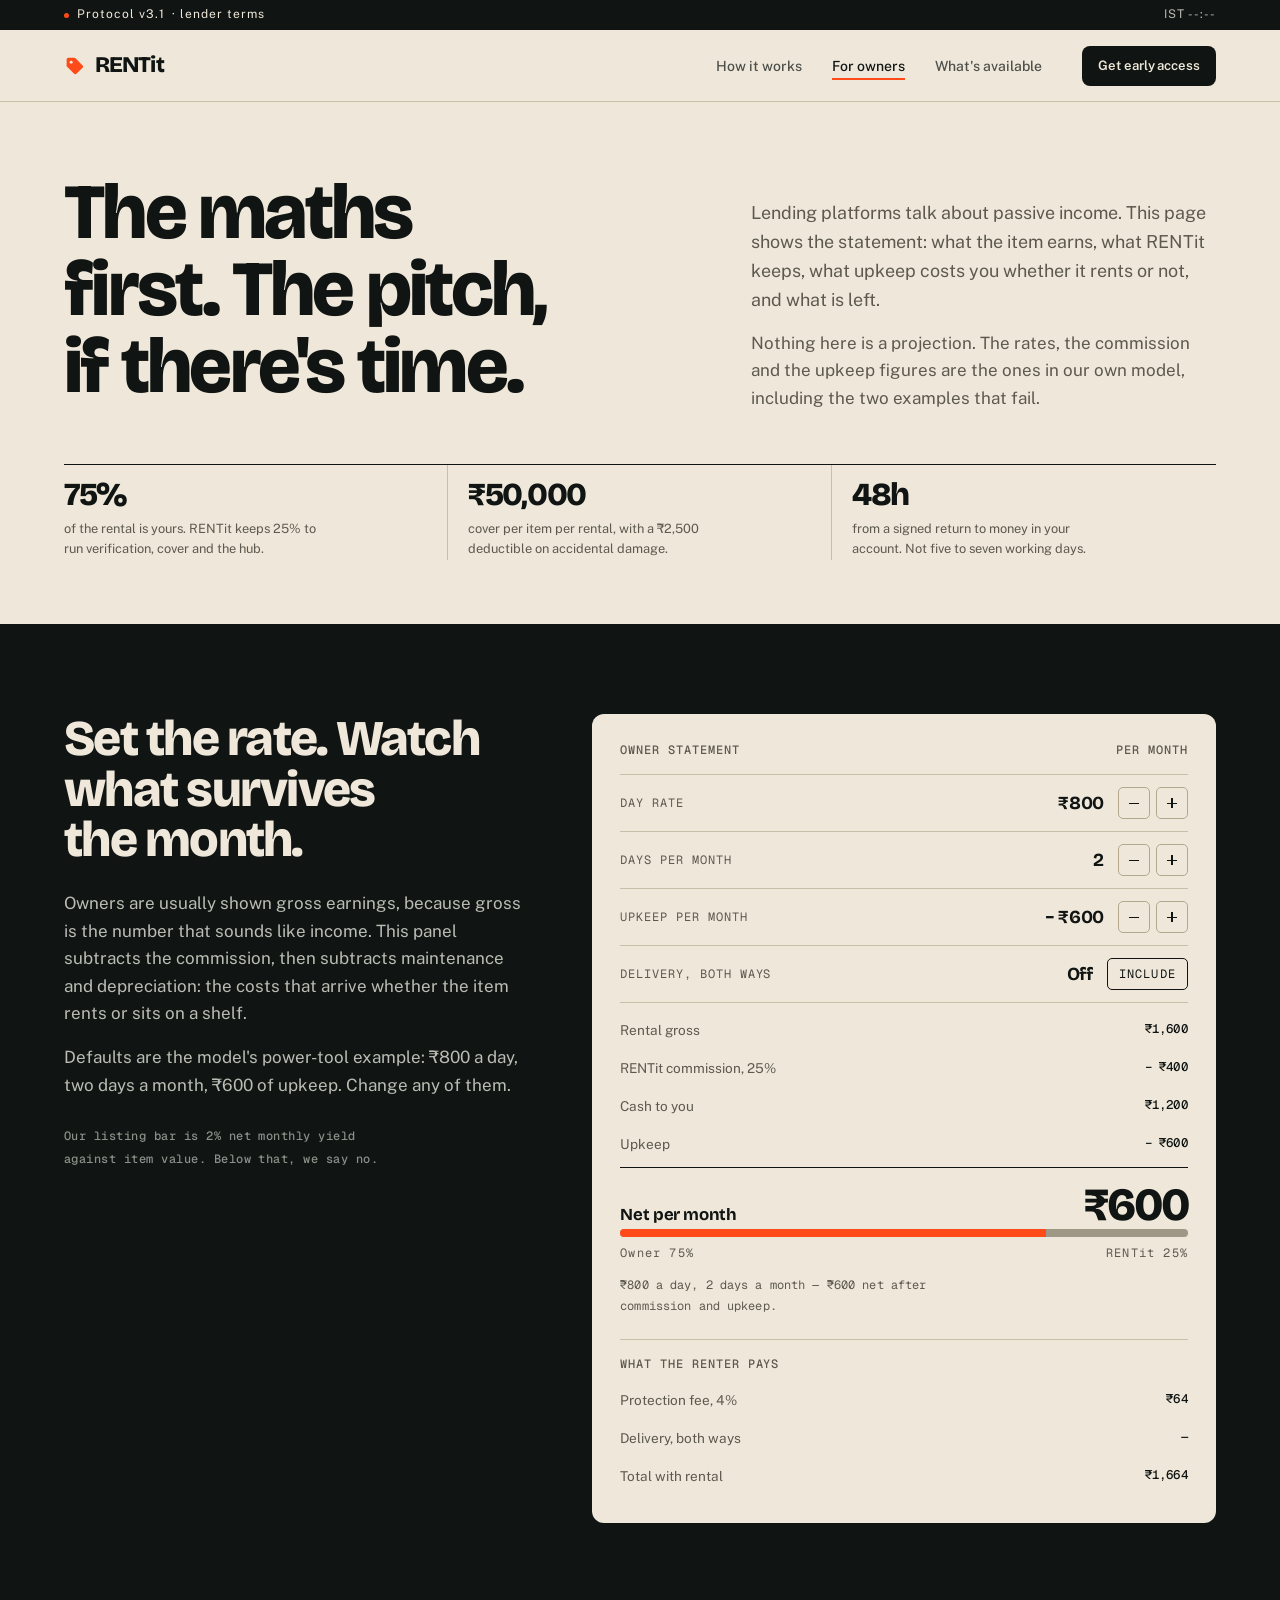
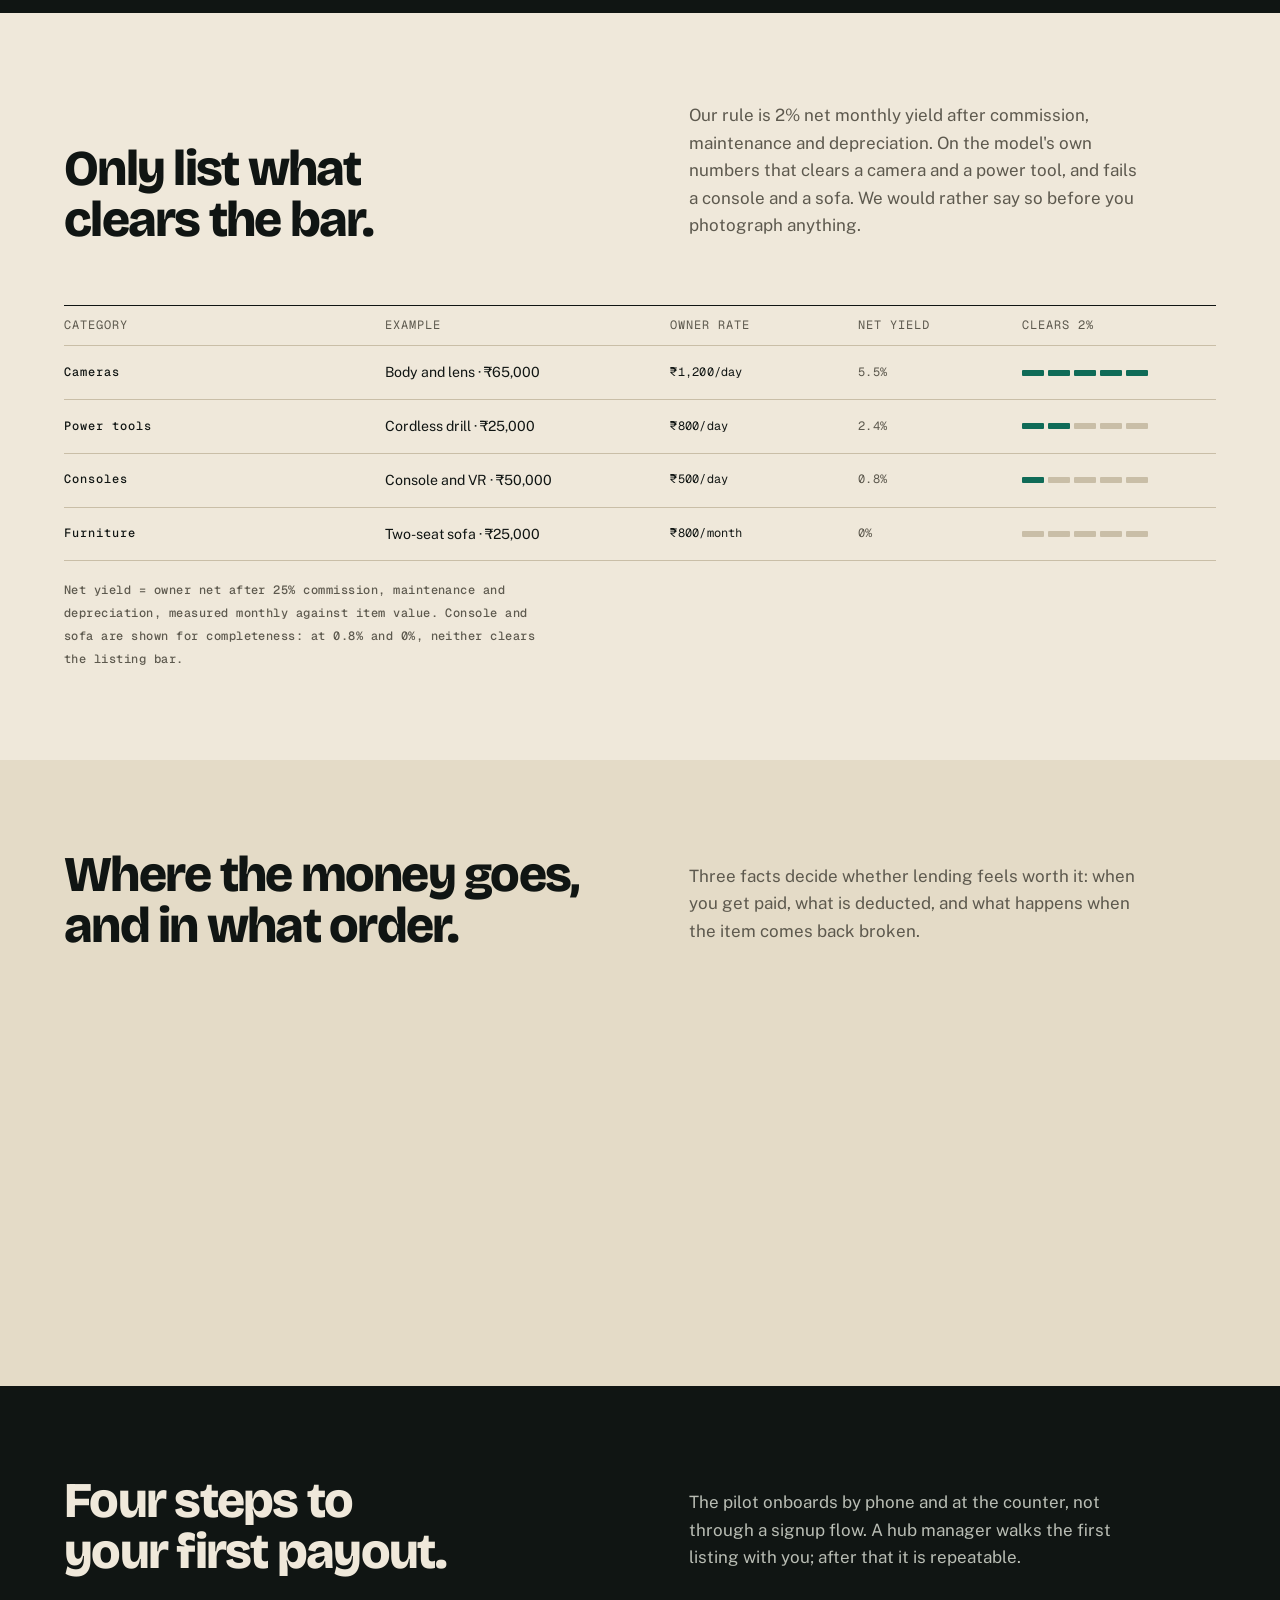
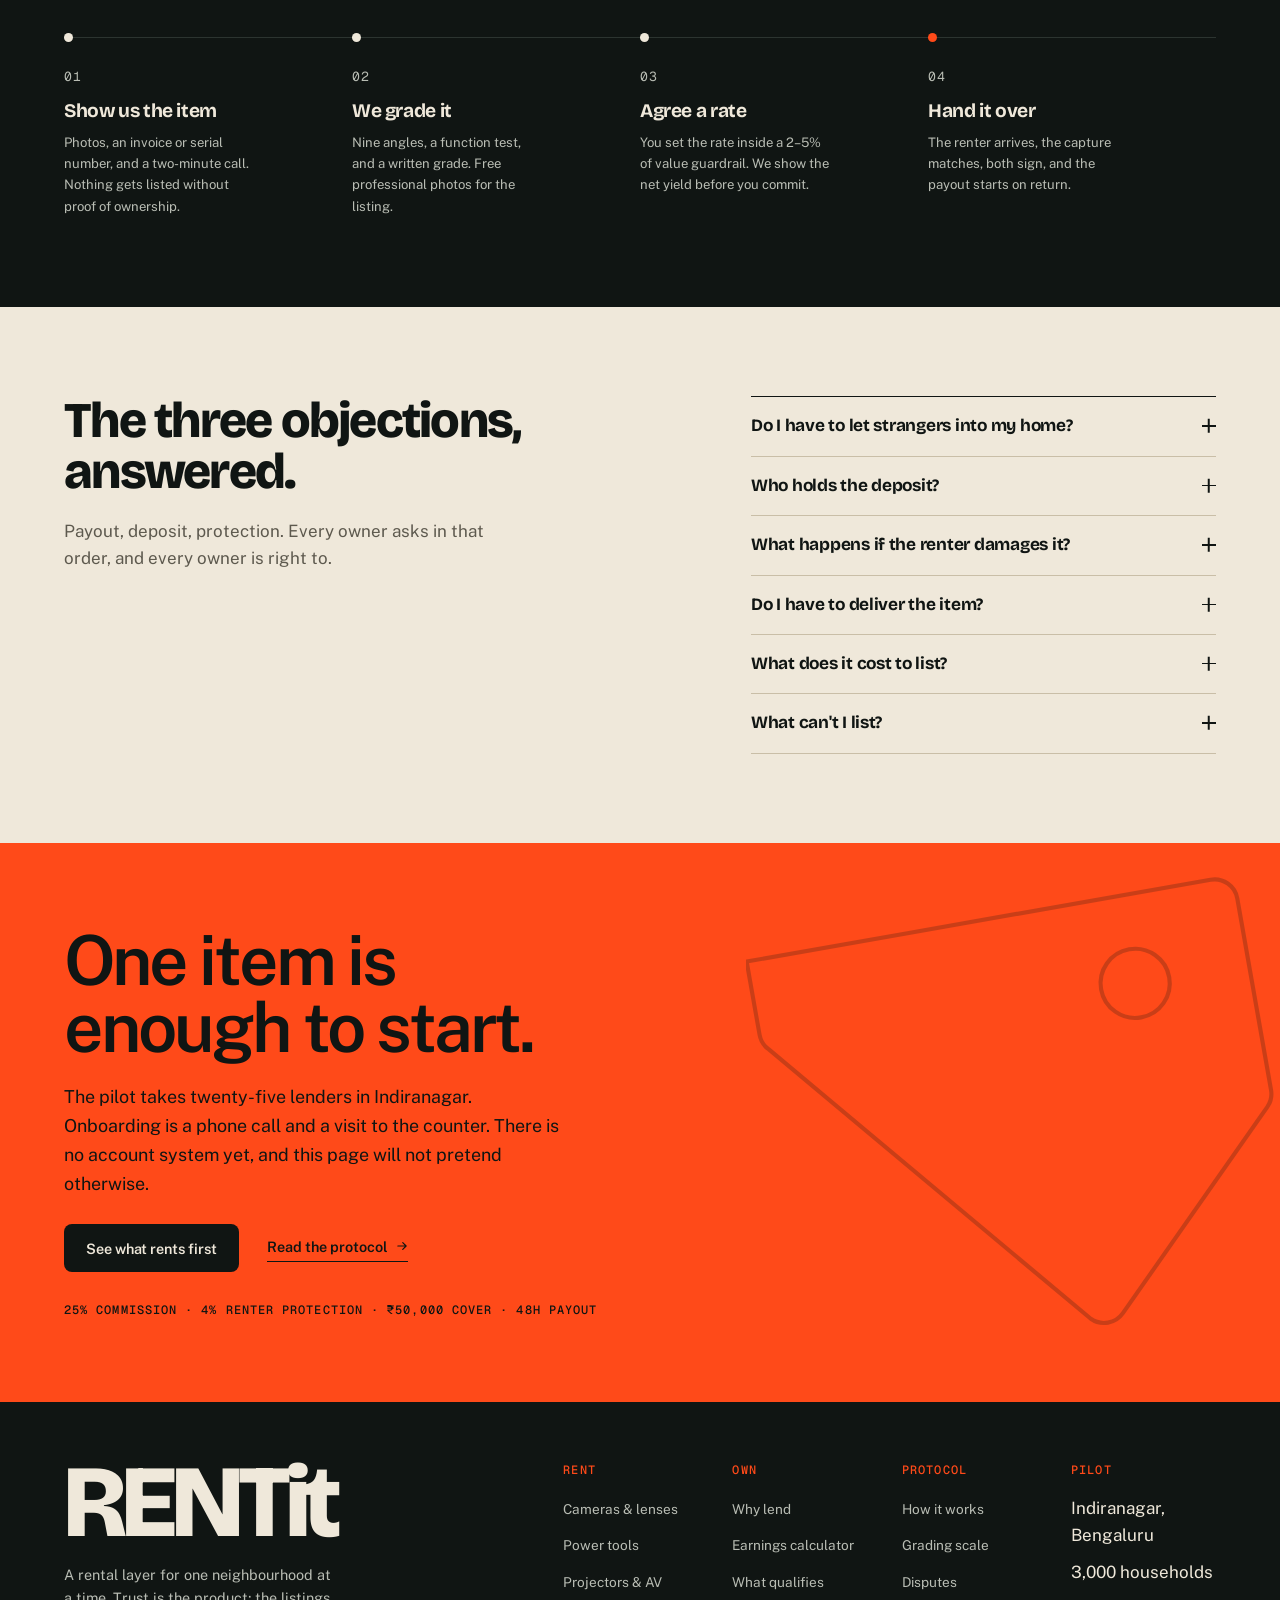
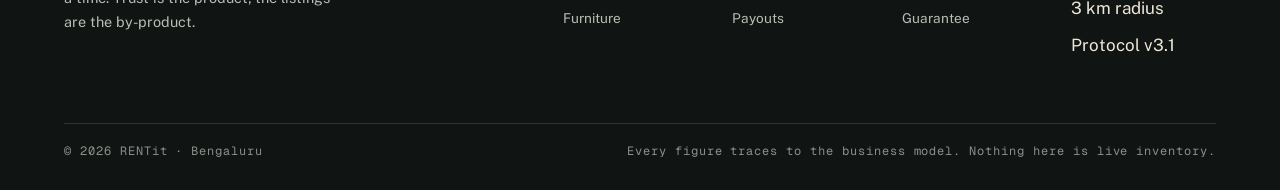
<file: for-owners.html>
<!DOCTYPE html>
<html lang="en">
<head>
<meta charset="utf-8">
<meta name="viewport" content="width=device-width, initial-scale=1, viewport-fit=cover">
<title>For owners — RENTit</title>
<meta name="description" content="The RENTit owner statement: 25% commission, 4% renter protection fee, ₹50,000 cover, payout within 48 hours of a signed return — and a calculator that subtracts upkeep.">
<meta name="theme-color" content="#efe8da">
<link rel="preload" href="assets/fonts/bricolage-800-latin.woff2" as="font" type="font/woff2" crossorigin>
<link rel="preload" href="assets/fonts/publicsans-400-latin.woff2" as="font" type="font/woff2" crossorigin>
<link rel="stylesheet" href="assets/css/site.css">
<script>document.documentElement.classList.add("js");</script>
</head>
<body>

<a class="skip" href="#main">Skip to content</a>

<svg width="0" height="0" style="position:absolute" aria-hidden="true" focusable="false">
  <symbol id="i-arrow" viewBox="0 0 16 16"><path d="M2.5 8h11M9 3.5 13.5 8 9 12.5" fill="none" stroke="currentColor" stroke-width="1.6" stroke-linecap="round" stroke-linejoin="round"/></symbol>
  <symbol id="i-tick" viewBox="0 0 16 16"><path d="M3 8.6 6.2 12 13 4.6" fill="none" stroke="currentColor" stroke-width="1.8" stroke-linecap="round" stroke-linejoin="round"/></symbol>
  <symbol id="i-tag" viewBox="0 0 24 24"><path d="M3 11.6V4.8A1.8 1.8 0 0 1 4.8 3h6.8c.5 0 1 .2 1.34.56l8.3 8.3c.73.73.73 1.9 0 2.63l-7.05 7.05c-.73.73-1.9.73-2.63 0l-8.3-8.3A1.8 1.8 0 0 1 3 11.6Z" fill="none" stroke="currentColor" stroke-width="1.5" stroke-linejoin="round"/><circle cx="8.2" cy="8.2" r="1.7" fill="none" stroke="currentColor" stroke-width="1.5"/></symbol>
</svg>

<div class="statusbar">
  <div class="wrap statusbar__in">
    <p class="statusbar__live"><span class="dot dot--live" aria-hidden="true"></span>Protocol v3.1<span class="sb-sub"> · lender terms</span></p>
    <p>IST <span data-clock>--:--</span></p>
  </div>
</div>

<header class="site-head">
  <div class="wrap nav">
    <a class="brand" href="index.html" aria-label="RENTit — home">
      <svg class="brand__mark" viewBox="0 0 24 24" aria-hidden="true"><path d="M3 11.6V4.8A1.8 1.8 0 0 1 4.8 3h6.8c.5 0 1 .2 1.34.56l8.3 8.3c.73.73.73 1.9 0 2.63l-7.05 7.05c-.73.73-1.9.73-2.63 0l-8.3-8.3A1.8 1.8 0 0 1 3 11.6Z"/><circle cx="8.2" cy="8.2" r="1.7" fill="var(--paper)"/></svg>
      <span class="brand__word">RENTit</span>
    </a>
    <ul class="nav__links">
      <li><a href="how-it-works.html">How it works</a></li>
      <li><a href="for-owners.html" aria-current="page">For owners</a></li>
      <li><a href="index.html#categories">What's available</a></li>
    </ul>
    <div class="nav__actions">
      <a class="btn btn--ink btn--sm" href="index.html#waitlist">Get early access</a>
    </div>
    <button class="nav__toggle" type="button" data-nav-toggle aria-expanded="false" aria-controls="navpanel" aria-label="Open menu"><span></span></button>
  </div>
  <div class="navpanel" id="navpanel" data-nav-panel data-open="false" hidden>
    <a href="how-it-works.html">How it works</a>
    <a href="for-owners.html" aria-current="page">For owners</a>
    <a href="index.html#categories">What's available</a>
    <a class="btn btn--ink" href="index.html#waitlist">Get early access</a>
  </div>
</header>

<main id="main">

  <!-- ============ HERO ============ -->
  <section class="band band--paper page-hero">
    <div class="wrap">
      <div class="grid-2 grid-2--wide">
        <div>
          <h1 class="h1">The maths first. The pitch, if there's time.</h1>
        </div>
        <div>
          <p class="lead">Lending platforms talk about passive income. This page shows the statement: what the item earns, what RENTit keeps, what upkeep costs you whether it rents or not, and what is left.</p>
          <p class="body" style="margin-top:16px">Nothing here is a projection. The rates, the commission and the upkeep figures are the ones in our own model, including the two examples that fail.</p>
        </div>
      </div>

      <div class="terms">
        <div class="term"><b>75%</b><span>of the rental is yours. RENTit keeps 25% to run verification, cover and the hub.</span></div>
        <div class="term"><b>₹50,000</b><span>cover per item per rental, with a ₹2,500 deductible on accidental damage.</span></div>
        <div class="term"><b>48h</b><span>from a signed return to money in your account. Not five to seven working days.</span></div>
      </div>
    </div>
  </section>

  <!-- ============ CALCULATOR ============ -->
  <section class="band band--ink" id="calculator">
    <div class="wrap calc">
      <div>
        <h2 class="h2">Set the rate. Watch what survives the month.</h2>
        <p class="body" style="margin-top:24px">Owners are usually shown gross earnings, because gross is the number that sounds like income. This panel subtracts the commission, then subtracts maintenance and depreciation: the costs that arrive whether the item rents or sits on a shelf.</p>
        <p class="body" style="margin-top:16px">Defaults are the model's power-tool example: ₹800 a day, two days a month, ₹600 of upkeep. Change any of them.</p>
        <p class="mono mono--plain mono--muted" style="margin-top:26px;line-height:1.9">Our listing bar is 2% net monthly yield<br>against item value. Below that, we say no.</p>
      </div>

      <div class="calc-panel" data-calc>
        <div class="calc-panel__head">
          <span class="mono">Owner statement</span>
          <span class="mono">Per month</span>
        </div>

        <div class="calc-field">
          <span class="calc-field__label" id="calc-rate-label">Day rate</span>
          <span class="calc-field__value" data-out-rate>₹800</span>
          <span class="stepper">
            <button type="button" data-step="down" data-field="rate" aria-label="Lower the day rate"></button>
            <button type="button" data-step="up" data-field="rate" aria-label="Raise the day rate"></button>
          </span>
        </div>

        <div class="calc-field">
          <span class="calc-field__label" id="calc-days-label">Days per month</span>
          <span class="calc-field__value" data-out-days>2</span>
          <span class="stepper">
            <button type="button" data-step="down" data-field="days" aria-label="Fewer days rented"></button>
            <button type="button" data-step="up" data-field="days" aria-label="More days rented"></button>
          </span>
        </div>

        <div class="calc-field">
          <span class="calc-field__label" id="calc-upkeep-label">Upkeep per month</span>
          <span class="calc-field__value" data-out-upkeep>− ₹600</span>
          <span class="stepper">
            <button type="button" data-step="down" data-field="upkeep" aria-label="Lower the upkeep estimate"></button>
            <button type="button" data-step="up" data-field="upkeep" aria-label="Raise the upkeep estimate"></button>
          </span>
        </div>

        <div class="calc-field">
          <span class="calc-field__label">Delivery, both ways</span>
          <span class="calc-field__value" data-out-delivery>Off</span>
          <span class="stepper stepper--toggle">
            <button type="button" data-step="toggle" data-field="delivery" aria-pressed="false">Include</button>
          </span>
        </div>

        <div class="calc-lines">
          <div class="calc-line"><span>Rental gross</span><b data-out-gross>₹1,600</b></div>
          <div class="calc-line"><span>RENTit commission, 25%</span><b data-out-commission>− ₹400</b></div>
          <div class="calc-line"><span>Cash to you</span><b data-out-keep>₹1,200</b></div>
          <div class="calc-line"><span>Upkeep</span><b data-out-upkeep-2>− ₹600</b></div>
        </div>

        <div class="calc-total">
          <span>Net per month</span>
          <b data-out-net>₹600</b>
        </div>

        <div class="sharebar" aria-hidden="true"><i data-out-share style="width:75%"></i><i></i></div>
        <div class="sharebar__legend"><span data-out-share-label>Owner 75%</span><span>RENTit 25%</span></div>

        <p class="calc-note" data-out-summary>₹800 a day, 2 days a month — ₹600 net after commission and upkeep.</p>

        <p class="mono mono--muted" style="margin-top:22px;padding-top:16px;border-top:1px solid var(--rule)">What the renter pays</p>
        <div class="calc-lines">
          <div class="calc-line"><span>Protection fee, 4%</span><b data-out-protect>₹64</b></div>
          <div class="calc-line"><span>Delivery, both ways</span><b data-out-delivery-fee>—</b></div>
          <div class="calc-line"><span>Total with rental</span><b data-out-renter>₹1,664</b></div>
        </div>
      </div>
    </div>
  </section>

  <!-- ============ WHAT QUALIFIES ============ -->
  <section class="band band--paper" id="qualifies">
    <div class="wrap">
      <div class="section-head">
        <h2 class="h2">Only list what clears the bar.</h2>
        <p class="body">Our rule is 2% net monthly yield after commission, maintenance and depreciation. On the model's own numbers that clears a camera and a power tool, and fails a console and a sofa. We would rather say so before you photograph anything.</p>
      </div>

      <div class="table">
        <div class="table__head" aria-hidden="true">
          <span>Category</span><span>Example</span><span>Owner rate</span><span>Net yield</span><span>Clears 2%</span>
        </div>
        <div class="table__row">
          <span class="table__cat">Cameras</span>
          <span class="table__item">Body and lens · ₹65,000</span>
          <span class="table__rate">₹1,200/day</span>
          <span class="table__dep">5.5%</span>
          <span class="meter" aria-label="Clears the bar: five of five"><i class="on"></i><i class="on"></i><i class="on"></i><i class="on"></i><i class="on"></i></span>
        </div>
        <div class="table__row">
          <span class="table__cat">Power tools</span>
          <span class="table__item">Cordless drill · ₹25,000</span>
          <span class="table__rate">₹800/day</span>
          <span class="table__dep">2.4%</span>
          <span class="meter" aria-label="Clears the bar: two of five"><i class="on"></i><i class="on"></i><i></i><i></i><i></i></span>
        </div>
        <div class="table__row">
          <span class="table__cat">Consoles</span>
          <span class="table__item">Console and VR · ₹50,000</span>
          <span class="table__rate">₹500/day</span>
          <span class="table__dep">0.8%</span>
          <span class="meter" aria-label="Below the bar: one of five"><i class="on"></i><i></i><i></i><i></i><i></i></span>
        </div>
        <div class="table__row">
          <span class="table__cat">Furniture</span>
          <span class="table__item">Two-seat sofa · ₹25,000</span>
          <span class="table__rate">₹800/month</span>
          <span class="table__dep">0%</span>
          <span class="meter" aria-label="Below the bar: zero of five"><i></i><i></i><i></i><i></i><i></i></span>
        </div>
      </div>

      <p class="mono mono--plain mono--muted" style="margin-top:18px;max-width:70ch;line-height:1.9">Net yield = owner net after 25% commission, maintenance and depreciation, measured monthly against item value. Console and sofa are shown for completeness: at 0.8% and 0%, neither clears the listing bar.</p>
    </div>
  </section>

  <!-- ============ PAYOUTS ============ -->
  <section class="band band--deep" id="payouts">
    <div class="wrap">
      <div class="section-head">
        <h2 class="h2">Where the money goes, and in what order.</h2>
        <p class="body">Three facts decide whether lending feels worth it: when you get paid, what is deducted, and what happens when the item comes back broken.</p>
      </div>

      <div class="payouts">
        <div class="payout" data-reveal style="--i:0">
          <p class="mono">Payout</p>
          <p class="payout__figure">48h</p>
          <ul>
            <li>Signed return, then payment within 48 hours.</li>
            <li>Deposit held by RENTit, never by you.</li>
            <li>UPI or bank transfer, with a statement.</li>
          </ul>
        </div>
        <div class="payout" data-reveal style="--i:1">
          <p class="mono">Commission</p>
          <p class="payout__figure">25%</p>
          <ul>
            <li>Pays for eKYC on both sides.</li>
            <li>Pays for the nine-angle capture and the hub.</li>
            <li>Funds the ₹50,000 cover reserve.</li>
            <li>20% for verified power lenders, 30% for new ones.</li>
          </ul>
        </div>
        <div class="payout" data-reveal style="--i:2">
          <p class="mono">A camera, six days a month</p>
          <p class="payout__figure payout__figure--teal">₹3,600</p>
          <ul>
            <li>₹7,200 gross at ₹1,200 a day.</li>
            <li>− ₹1,800 commission.</li>
            <li>− ₹1,800 maintenance and depreciation.</li>
            <li>= ₹3,600 net, a 5.5% monthly yield.</li>
          </ul>
        </div>
      </div>
    </div>
  </section>

  <!-- ============ ONBOARDING ============ -->
  <section class="band band--ink" id="onboarding">
    <div class="wrap">
      <div class="section-head">
        <h2 class="h2">Four steps to your first payout.</h2>
        <p class="body">The pilot onboards by phone and at the counter, not through a signup flow. A hub manager walks the first listing with you; after that it is repeatable.</p>
      </div>

      <div class="chain">
        <div class="chain__step">
          <p class="chain__n">01</p>
          <h3>Show us the item</h3>
          <p>Photos, an invoice or serial number, and a two-minute call. Nothing gets listed without proof of ownership.</p>
        </div>
        <div class="chain__step">
          <p class="chain__n">02</p>
          <h3>We grade it</h3>
          <p>Nine angles, a function test, and a written grade. Free professional photos for the listing.</p>
        </div>
        <div class="chain__step">
          <p class="chain__n">03</p>
          <h3>Agree a rate</h3>
          <p>You set the rate inside a 2–5% of value guardrail. We show the net yield before you commit.</p>
        </div>
        <div class="chain__step">
          <p class="chain__n">04</p>
          <h3>Hand it over</h3>
          <p>The renter arrives, the capture matches, both sign, and the payout starts on return.</p>
        </div>
      </div>
    </div>
  </section>

  <!-- ============ FAQ ============ -->
  <section class="band band--paper">
    <div class="wrap grid-2 grid-2--wide">
      <div>
        <h2 class="h2">The three objections, answered.</h2>
        <p class="body" style="margin-top:20px">Payout, deposit, protection. Every owner asks in that order, and every owner is right to.</p>
      </div>

      <div class="faq">
        <div class="faq__item" data-open="false">
          <button class="faq__q" type="button" aria-expanded="false" aria-controls="o-faq-1" id="o-faq-q-1"><span>Do I have to let strangers into my home?</span><span class="faq__icon" aria-hidden="true"></span></button>
          <div class="faq__a" id="o-faq-1" role="region" aria-labelledby="o-faq-q-1"><div><p>No. Handovers happen at the hub counter or a partner shop: a camera store, a hardware store, a café. Doorstep pickup is optional, and only after a renter has a record with us.</p></div></div>
        </div>
        <div class="faq__item" data-open="false">
          <button class="faq__q" type="button" aria-expanded="false" aria-controls="o-faq-2" id="o-faq-q-2"><span>Who holds the deposit?</span><span class="faq__icon" aria-hidden="true"></span></button>
          <div class="faq__a" id="o-faq-2" role="region" aria-labelledby="o-faq-q-2"><div><p>RENTit does, as a card or UPI authorisation where the rails support it, otherwise as a refundable ₹2,000–₹10,000 hold. You never collect cash at the door, which is exactly the moment a rental turns into an argument.</p></div></div>
        </div>
        <div class="faq__item" data-open="false">
          <button class="faq__q" type="button" aria-expanded="false" aria-controls="o-faq-3" id="o-faq-q-3"><span>What happens if the renter damages it?</span><span class="faq__icon" aria-hidden="true"></span></button>
          <div class="faq__a" id="o-faq-3" role="region" aria-labelledby="o-faq-q-3"><div><p>You open a claim within 24 hours of the signed return, pointing at a zone in the diff. Accidental damage is paid from the protection fund up to ₹50,000, less the ₹2,500 deductible, within seven days of the decision. Normal wear is yours; it is priced into the rate.</p></div></div>
        </div>
        <div class="faq__item" data-open="false">
          <button class="faq__q" type="button" aria-expanded="false" aria-controls="o-faq-4" id="o-faq-q-4"><span>Do I have to deliver the item?</span><span class="faq__icon" aria-hidden="true"></span></button>
          <div class="faq__a" id="o-faq-4" role="region" aria-labelledby="o-faq-q-4"><div><p>No. Self-pickup is the default because delivery costs ₹149 each way and wipes out the margin on small rentals. If a renter pays for delivery, the hub handles it, not you.</p></div></div>
        </div>
        <div class="faq__item" data-open="false">
          <button class="faq__q" type="button" aria-expanded="false" aria-controls="o-faq-5" id="o-faq-q-5"><span>What does it cost to list?</span><span class="faq__icon" aria-hidden="true"></span></button>
          <div class="faq__a" id="o-faq-5" role="region" aria-labelledby="o-faq-q-5"><div><p>Nothing. Photography, grading and listing copy are free. RENTit only earns when the item rents: 25% of the rental, plus a 4% protection fee the renter pays separately. A listing that never rents costs you nothing but the walk to the hub.</p></div></div>
        </div>
        <div class="faq__item" data-open="false">
          <button class="faq__q" type="button" aria-expanded="false" aria-controls="o-faq-6" id="o-faq-q-6"><span>What can't I list?</span><span class="faq__icon" aria-hidden="true"></span></button>
          <div class="faq__a" id="o-faq-6" role="region" aria-labelledby="o-faq-q-6"><div><p>Medical devices, weapons, hazardous chemicals, and high-risk tools without an induction. Anything without proof of ownership stays off the network, and so does anything graded below C.</p></div></div>
        </div>
      </div>
    </div>
  </section>

  <!-- ============ CLOSING CTA ============ -->
  <section class="band band--orange cta">
    <svg class="cta__tag" viewBox="0 0 340 300" aria-hidden="true" focusable="false">
      <g fill="none" stroke="currentColor" stroke-width="2.5" transform="rotate(-10 170 150)">
        <path d="M120 24h186a14 14 0 0 1 14 14v118a14 14 0 0 1-4.1 9.9l-108 108a14 14 0 0 1-19.8 0L24 78.9A14 14 0 0 1 20 69V24Z" stroke-linejoin="round"/>
        <circle cx="250" cy="78" r="21"/>
      </g>
    </svg>
    <div class="wrap cta__inner">
      <h2>One item is enough to start.</h2>
      <p class="lead">The pilot takes twenty-five lenders in Indiranagar. Onboarding is a phone call and a visit to the counter. There is no account system yet, and this page will not pretend otherwise.</p>
      <div class="cta__secondary">
        <a class="btn btn--ink" href="index.html#categories">See what rents first</a>
        <a class="link-arrow" href="how-it-works.html">Read the protocol <svg class="ico" aria-hidden="true"><use href="#i-arrow"/></svg></a>
      </div>
      <p class="cta__meta mono">25% commission · 4% renter protection · ₹50,000 cover · 48h payout</p>
    </div>
  </section>

</main>

<footer class="footer">
  <div class="wrap">
    <div class="footer__top">
      <div>
        <p class="footer__word">RENTit</p>
        <p class="footer__tagline">A rental layer for one neighbourhood at a time. Trust is the product; the listings are the by-product.</p>
      </div>
      <div class="footer__cols">
        <div class="footer__col">
          <h3>Rent</h3>
          <ul>
            <li><a href="index.html#categories">Cameras &amp; lenses</a></li>
            <li><a href="index.html#categories">Power tools</a></li>
            <li><a href="index.html#categories">Projectors &amp; AV</a></li>
            <li><a href="index.html#categories">Furniture</a></li>
          </ul>
        </div>
        <div class="footer__col">
          <h3>Own</h3>
          <ul>
            <li><a href="for-owners.html">Why lend</a></li>
            <li><a href="for-owners.html#calculator">Earnings calculator</a></li>
            <li><a href="for-owners.html#qualifies">What qualifies</a></li>
            <li><a href="for-owners.html#payouts">Payouts</a></li>
          </ul>
        </div>
        <div class="footer__col">
          <h3>Protocol</h3>
          <ul>
            <li><a href="how-it-works.html">How it works</a></li>
            <li><a href="how-it-works.html#grading">Grading scale</a></li>
            <li><a href="how-it-works.html#disputes">Disputes</a></li>
            <li><a href="how-it-works.html#guarantee">Guarantee</a></li>
          </ul>
        </div>
        <div class="footer__col">
          <h3>Pilot</h3>
          <ul>
            <li>Indiranagar, Bengaluru</li>
            <li>3,000 households</li>
            <li>3 km radius</li>
            <li>Protocol v3.1</li>
          </ul>
        </div>
      </div>
    </div>
    <div class="footer__base">
      <p>© 2026 RENTit · Bengaluru</p>
      <p>Every figure traces to the business model. Nothing here is live inventory.</p>
    </div>
  </div>
</footer>

<script src="assets/js/site.js"></script>
</body>
</html>
</file>
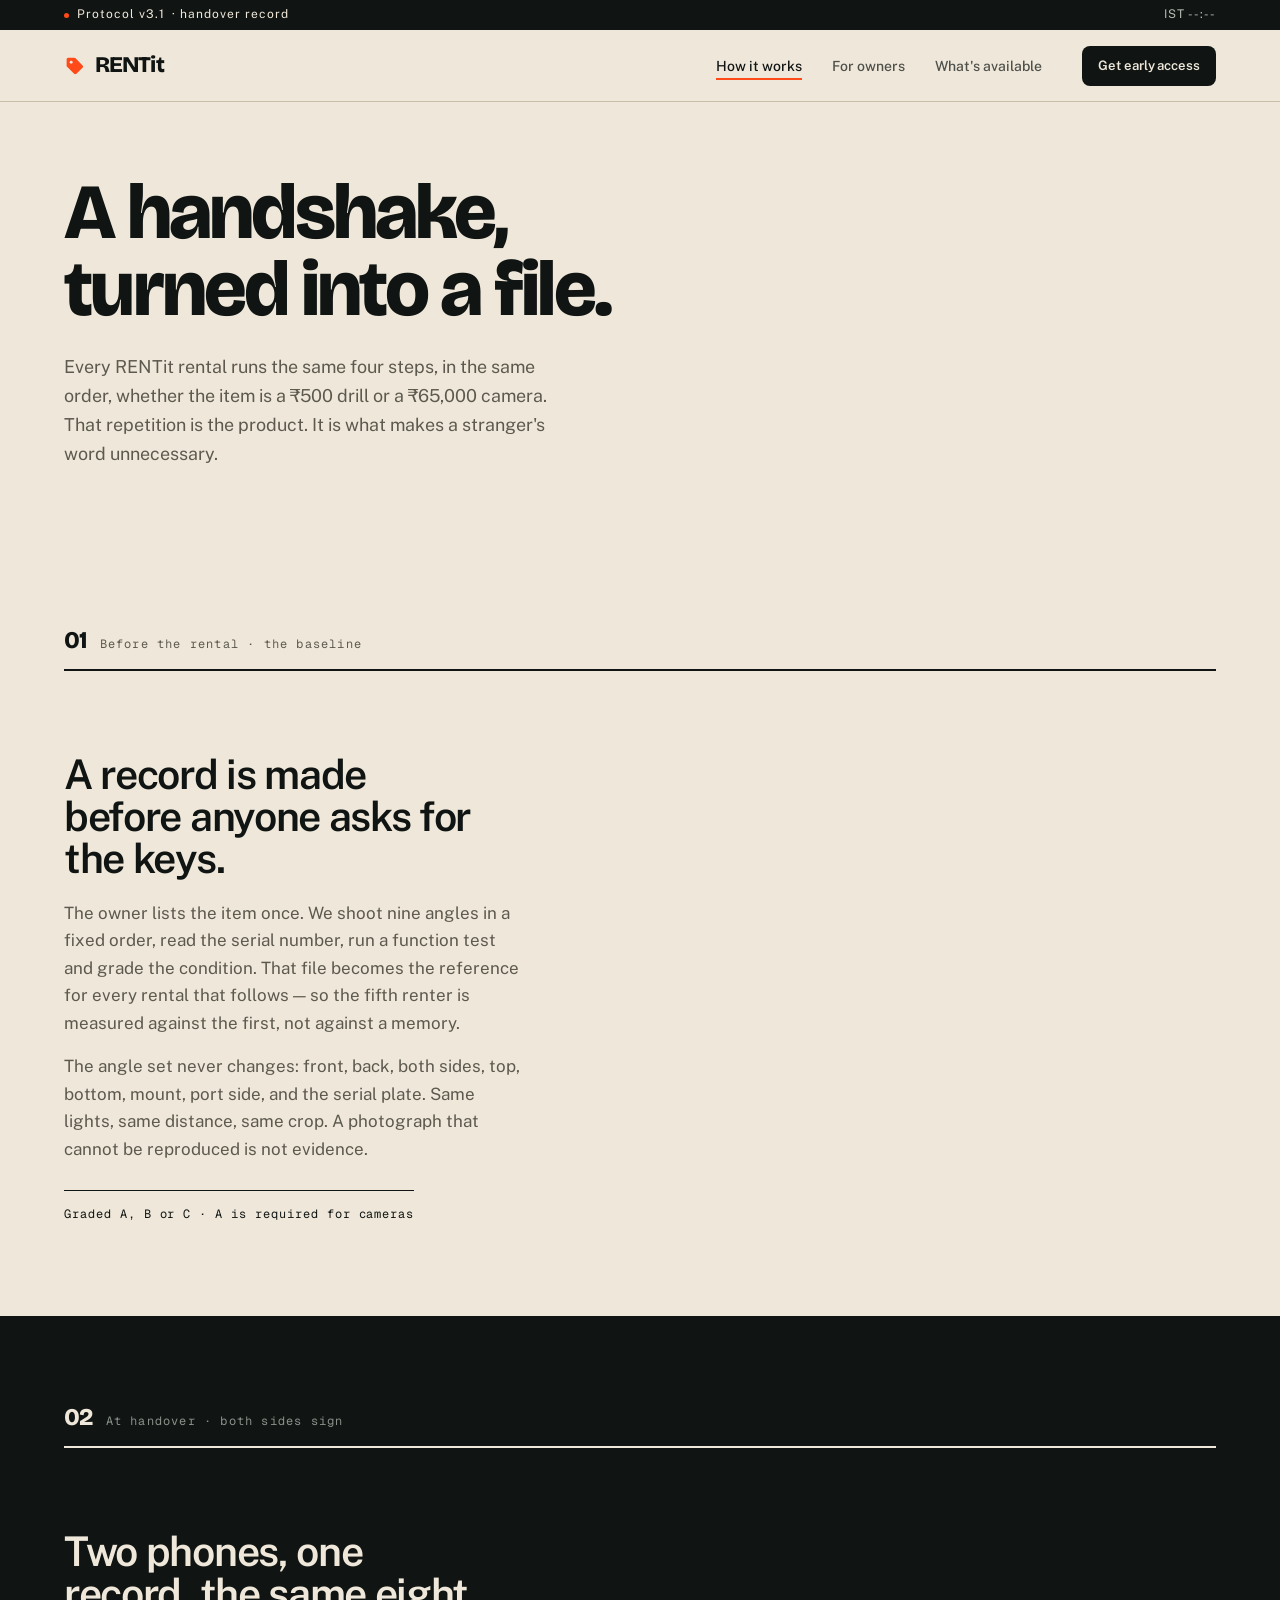
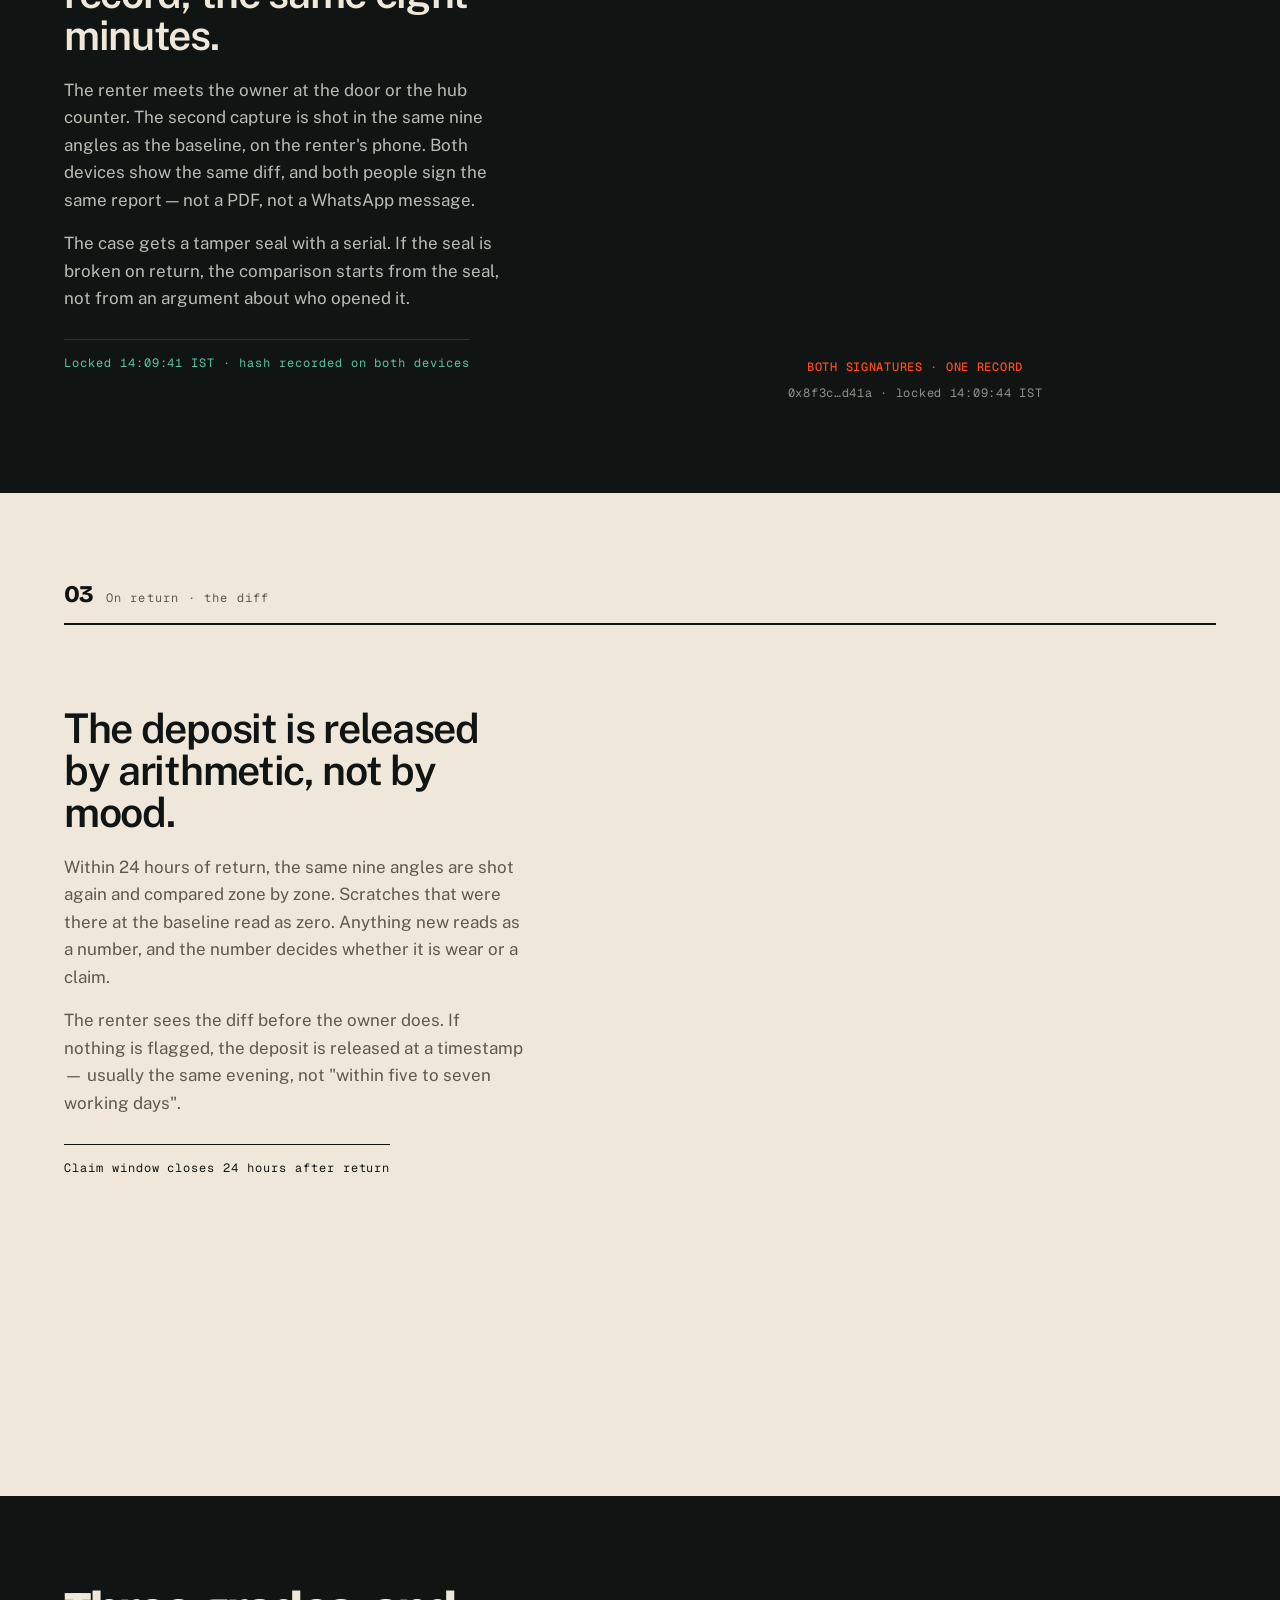
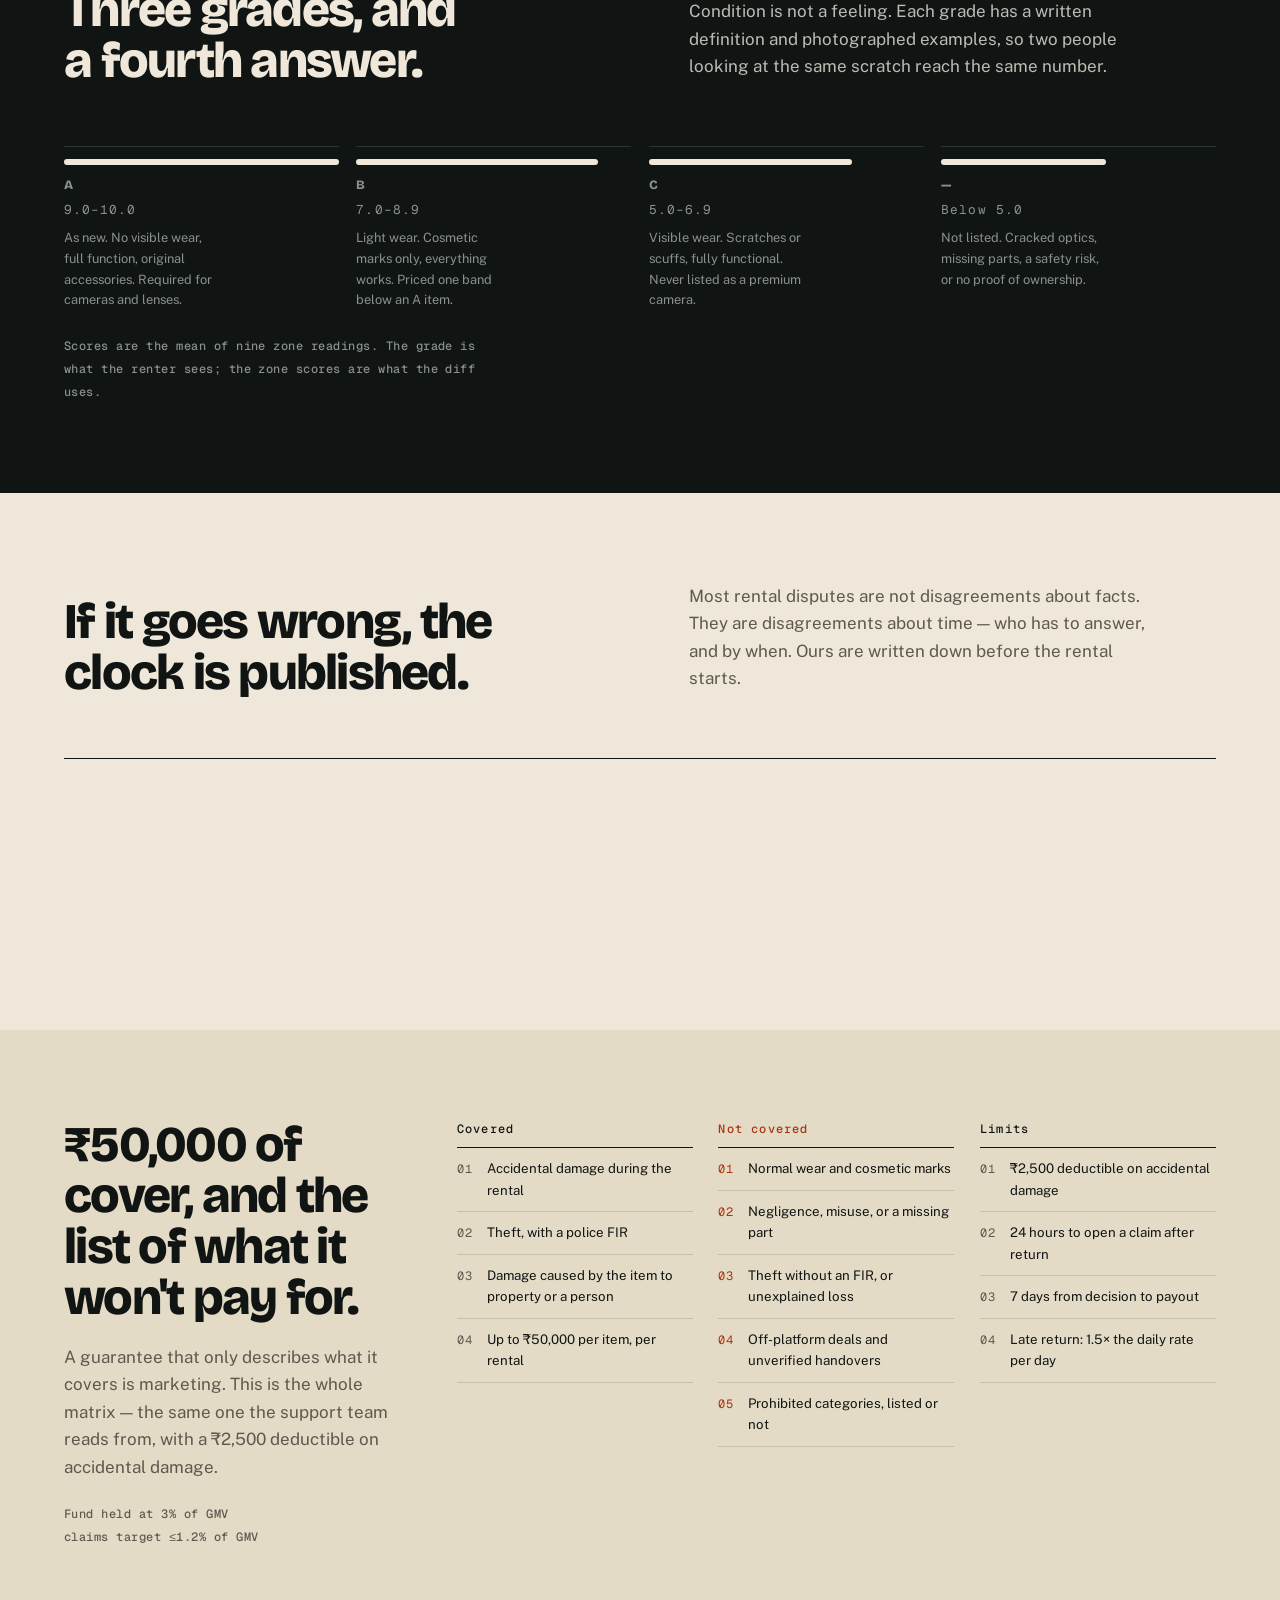
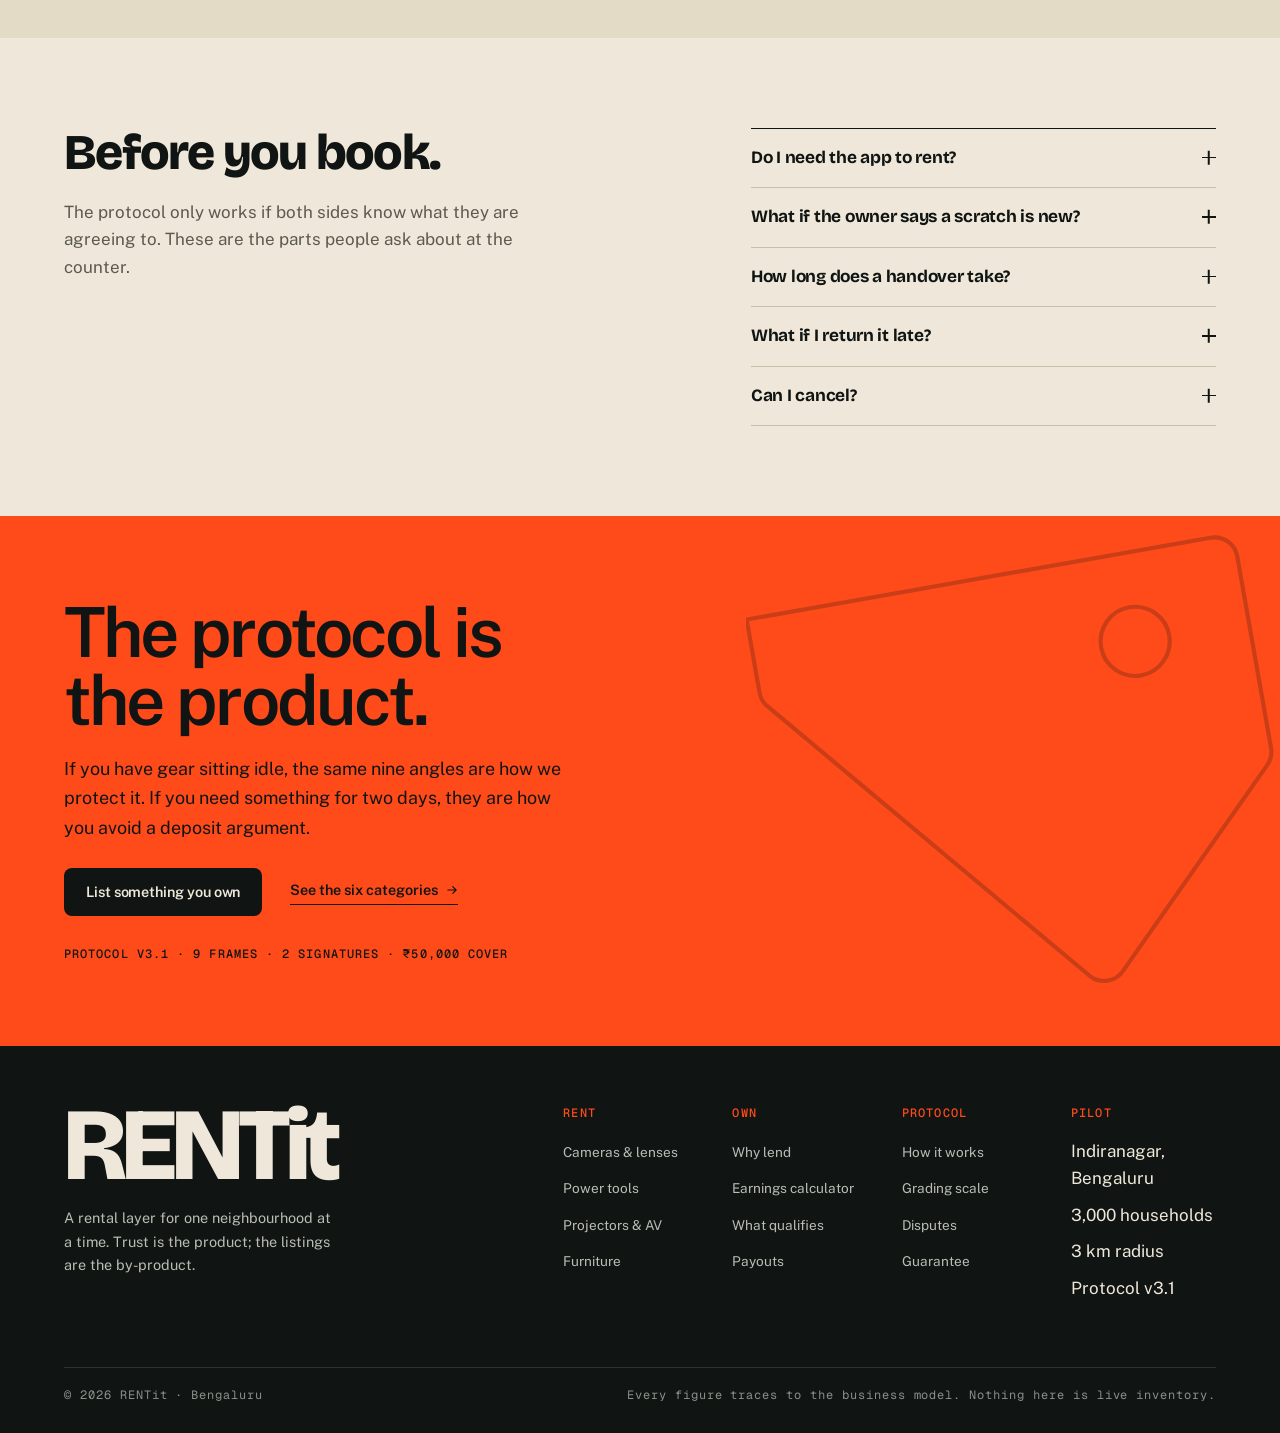
<file: how-it-works.html>
<!DOCTYPE html>
<html lang="en">
<head>
<meta charset="utf-8">
<meta name="viewport" content="width=device-width, initial-scale=1, viewport-fit=cover">
<title>How it works — RENTit</title>
<meta name="description" content="The RENTit handover protocol: identity, a nine-angle baseline, two signatures on one record, and a measured condition diff on return.">
<meta name="theme-color" content="#efe8da">
<link rel="preload" href="assets/fonts/bricolage-800-latin.woff2" as="font" type="font/woff2" crossorigin>
<link rel="preload" href="assets/fonts/publicsans-400-latin.woff2" as="font" type="font/woff2" crossorigin>
<link rel="stylesheet" href="assets/css/site.css">
<script>document.documentElement.classList.add("js");</script>
</head>
<body>

<a class="skip" href="#main">Skip to content</a>

<svg width="0" height="0" style="position:absolute" aria-hidden="true" focusable="false">
  <symbol id="i-arrow" viewBox="0 0 16 16"><path d="M2.5 8h11M9 3.5 13.5 8 9 12.5" fill="none" stroke="currentColor" stroke-width="1.6" stroke-linecap="round" stroke-linejoin="round"/></symbol>
  <symbol id="i-tick" viewBox="0 0 16 16"><path d="M3 8.6 6.2 12 13 4.6" fill="none" stroke="currentColor" stroke-width="1.8" stroke-linecap="round" stroke-linejoin="round"/></symbol>
  <symbol id="i-search" viewBox="0 0 20 20"><circle cx="8.6" cy="8.6" r="5.4" fill="none" stroke="currentColor" stroke-width="1.6"/><path d="m12.8 12.8 4 4" fill="none" stroke="currentColor" stroke-width="1.6" stroke-linecap="round"/></symbol>
  <symbol id="i-signature" viewBox="0 0 240 60"><path d="M8 46c12-25 21-34 26-30s-7 25 1 29 17-21 24-23 5 14 13 12 10-19 18-19 4 17 12 17 12-9 20-9 10 8 18 8 14-6 22-6" fill="none" stroke="currentColor" stroke-width="2.2" stroke-linecap="round"/></symbol>
  <symbol id="i-camera" viewBox="0 0 100 76"><g fill="none" stroke="currentColor" stroke-width="2" stroke-linejoin="round"><rect x="6" y="20" width="88" height="50" rx="6"/><path d="M34 20l5-9h22l5 9"/><circle cx="50" cy="45" r="16"/><circle cx="50" cy="45" r="8.5"/><path d="M77 31h8"/></g></symbol>
</svg>

<div class="statusbar">
  <div class="wrap statusbar__in">
    <p class="statusbar__live"><span class="dot dot--live" aria-hidden="true"></span>Protocol v3.1<span class="sb-sub"> · handover record</span></p>
    <p>IST <span data-clock>--:--</span></p>
  </div>
</div>

<header class="site-head">
  <div class="wrap nav">
    <a class="brand" href="index.html" aria-label="RENTit — home">
      <svg class="brand__mark" viewBox="0 0 24 24" aria-hidden="true"><path d="M3 11.6V4.8A1.8 1.8 0 0 1 4.8 3h6.8c.5 0 1 .2 1.34.56l8.3 8.3c.73.73.73 1.9 0 2.63l-7.05 7.05c-.73.73-1.9.73-2.63 0l-8.3-8.3A1.8 1.8 0 0 1 3 11.6Z"/><circle cx="8.2" cy="8.2" r="1.7" fill="var(--paper)"/></svg>
      <span class="brand__word">RENTit</span>
    </a>
    <ul class="nav__links">
      <li><a href="how-it-works.html" aria-current="page">How it works</a></li>
      <li><a href="for-owners.html">For owners</a></li>
      <li><a href="index.html#categories">What's available</a></li>
    </ul>
    <div class="nav__actions">
      <a class="btn btn--ink btn--sm" href="index.html#waitlist">Get early access</a>
    </div>
    <button class="nav__toggle" type="button" data-nav-toggle aria-expanded="false" aria-controls="navpanel" aria-label="Open menu"><span></span></button>
  </div>
  <div class="navpanel" id="navpanel" data-nav-panel data-open="false" hidden>
    <a href="how-it-works.html" aria-current="page">How it works</a>
    <a href="for-owners.html">For owners</a>
    <a href="index.html#categories">What's available</a>
    <a class="btn btn--ink" href="index.html#waitlist">Get early access</a>
  </div>
</header>

<main id="main">

  <!-- ============ HERO ============ -->
  <section class="band band--paper page-hero">
    <div class="wrap grid-2 grid-2--wide">
      <div>
        <h1 class="h1">A handshake, turned into a file.</h1>
        <p class="lead" style="margin-top:24px">Every RENTit rental runs the same four steps, in the same order, whether the item is a ₹500 drill or a ₹65,000 camera. That repetition is the product. It is what makes a stranger's word unnecessary.</p>
      </div>
      <div class="protocol-list" data-reveal>
        <div class="protocol-list__row"><span>01</span><b>Identity</b><span>Aadhaar eKYC and liveness, both sides, before a price</span></div>
        <div class="protocol-list__row"><span>02</span><b>Baseline</b><span>Nine angles, serial number and function test at listing</span></div>
        <div class="protocol-list__row"><span>03</span><b>Handover</b><span>Matching capture, tamper seal, two signatures</span></div>
        <div class="protocol-list__row"><span>04</span><b>Return</b><span>Same nine angles, measured diff, deposit released</span></div>
      </div>
    </div>
  </section>

  <!-- ============ ACT 01 ============ -->
  <section class="band band--paper">
    <div class="wrap act">
      <div class="act__head">
        <span class="act__n">01</span>
        <span class="act__kicker">Before the rental · the baseline</span>
      </div>

      <div>
        <h2>A record is made before anyone asks for the keys.</h2>
        <p class="body">The owner lists the item once. We shoot nine angles in a fixed order, read the serial number, run a function test and grade the condition. That file becomes the reference for every rental that follows — so the fifth renter is measured against the first, not against a memory.</p>
        <p class="body" style="margin-top:16px">The angle set never changes: front, back, both sides, top, bottom, mount, port side, and the serial plate. Same lights, same distance, same crop. A photograph that cannot be reproduced is not evidence.</p>
        <span class="act__note">Graded A, B or C · A is required for cameras</span>
      </div>

      <div class="capture" data-reveal>
        <div class="capture__head">
          <span class="mono">Baseline · 9 frames</span>
          <span class="mono capture__time">14:06:22 IST</span>
        </div>
        <div class="capture__body">
          <div class="sheet sheet--lg">
            <div class="cell"><svg class="cell__art" aria-hidden="true"><use href="#i-camera"/></svg><span class="cell__label">01</span><svg class="cell__ok" aria-hidden="true"><use href="#i-tick"/></svg></div>
            <div class="cell"><svg class="cell__art" aria-hidden="true"><use href="#i-camera"/></svg><span class="cell__label">02</span><svg class="cell__ok" aria-hidden="true"><use href="#i-tick"/></svg></div>
            <div class="cell"><svg class="cell__art" aria-hidden="true"><use href="#i-camera"/></svg><span class="cell__label">03</span><svg class="cell__ok" aria-hidden="true"><use href="#i-tick"/></svg></div>
            <div class="cell"><svg class="cell__art" aria-hidden="true"><use href="#i-camera"/></svg><span class="cell__label">04</span><svg class="cell__ok" aria-hidden="true"><use href="#i-tick"/></svg></div>
            <div class="cell"><svg class="cell__art" aria-hidden="true"><use href="#i-camera"/></svg><span class="cell__label">05</span><svg class="cell__ok" aria-hidden="true"><use href="#i-tick"/></svg></div>
            <div class="cell"><svg class="cell__art" aria-hidden="true"><use href="#i-camera"/></svg><span class="cell__label">06</span><svg class="cell__ok" aria-hidden="true"><use href="#i-tick"/></svg></div>
            <div class="cell"><svg class="cell__art" aria-hidden="true"><use href="#i-camera"/></svg><span class="cell__label">07</span><svg class="cell__ok" aria-hidden="true"><use href="#i-tick"/></svg></div>
            <div class="cell"><svg class="cell__art" aria-hidden="true"><use href="#i-camera"/></svg><span class="cell__label">08</span><svg class="cell__ok" aria-hidden="true"><use href="#i-tick"/></svg></div>
            <div class="cell"><svg class="cell__art" aria-hidden="true"><use href="#i-camera"/></svg><span class="cell__label">09</span><svg class="cell__ok" aria-hidden="true"><use href="#i-tick"/></svg></div>
            <div class="reticle" aria-hidden="true"><span></span><span></span><span></span><span></span></div>
          </div>
          <div class="capture__rail">
            <div class="capture__grade">9.4<span>/10</span></div>
            <dl>
              <div><dt>Frames</dt><dd>9 of 9</dd></div>
              <div><dt>Serial</dt><dd>A7-3840192</dd></div>
              <div><dt>Function</dt><dd>Pass</dd></div>
              <div><dt>Grade</dt><dd>A</dd></div>
            </dl>
          </div>
        </div>
        <div class="capture__foot">Baseline locked · 14:06:22 IST · owner and RENTit</div>
      </div>
    </div>
  </section>

  <!-- ============ ACT 02 ============ -->
  <section class="band band--ink">
    <div class="wrap act">
      <div class="act__head">
        <span class="act__n">02</span>
        <span class="act__kicker">At handover · both sides sign</span>
      </div>

      <div>
        <h2>Two phones, one record, the same eight minutes.</h2>
        <p class="body">The renter meets the owner at the door or the hub counter. The second capture is shot in the same nine angles as the baseline, on the renter's phone. Both devices show the same diff, and both people sign the same report — not a PDF, not a WhatsApp message.</p>
        <p class="body" style="margin-top:16px">The case gets a tamper seal with a serial. If the seal is broken on return, the comparison starts from the seal, not from an argument about who opened it.</p>
        <span class="act__note">Locked 14:09:41 IST · hash recorded on both devices</span>
      </div>

      <div>
        <div class="phones" data-reveal>
          <div class="phone">
            <div class="phone__role"><b>Owner</b><span>Sony A7 · 9 frames</span></div>
            <div class="phone__grid" aria-hidden="true">
              <i><svg><use href="#i-tick"/></svg></i>
              <i><svg><use href="#i-tick"/></svg></i>
              <i><svg><use href="#i-tick"/></svg></i>
              <i><svg><use href="#i-tick"/></svg></i>
              <i><svg><use href="#i-tick"/></svg></i>
              <i><svg><use href="#i-tick"/></svg></i>
              <i><svg><use href="#i-tick"/></svg></i>
              <i></i>
              <i></i>
            </div>
            <div class="phone__clock"><b>14:09:41</b><span>Device time</span></div>
            <div class="phone__sig"><svg aria-hidden="true"><use href="#i-signature"/></svg></div>
            <p class="phone__sign">Signed · owner</p>
          </div>
          <div class="phone">
            <div class="phone__role"><b>Renter</b><span>4th rental</span></div>
            <div class="phone__grid" aria-hidden="true">
              <i><svg><use href="#i-tick"/></svg></i>
              <i><svg><use href="#i-tick"/></svg></i>
              <i><svg><use href="#i-tick"/></svg></i>
              <i><svg><use href="#i-tick"/></svg></i>
              <i><svg><use href="#i-tick"/></svg></i>
              <i><svg><use href="#i-tick"/></svg></i>
              <i><svg><use href="#i-tick"/></svg></i>
              <i></i>
              <i></i>
            </div>
            <div class="phone__clock"><b>14:09:44</b><span>Device time</span></div>
            <div class="phone__sig phone__sig--renter"><svg aria-hidden="true"><use href="#i-signature"/></svg></div>
            <p class="phone__sign phone__sign--renter">Signed · renter</p>
          </div>
        </div>
        <div class="link-hash">
          <p class="mono">Both signatures · one record</p>
          <p>0x8f3c…d41a · locked 14:09:44 IST</p>
        </div>
      </div>
    </div>
  </section>

  <!-- ============ ACT 03 ============ -->
  <section class="band band--paper">
    <div class="wrap act">
      <div class="act__head">
        <span class="act__n">03</span>
        <span class="act__kicker">On return · the diff</span>
      </div>

      <div>
        <h2>The deposit is released by arithmetic, not by mood.</h2>
        <p class="body">Within 24 hours of return, the same nine angles are shot again and compared zone by zone. Scratches that were there at the baseline read as zero. Anything new reads as a number, and the number decides whether it is wear or a claim.</p>
        <p class="body" style="margin-top:16px">The renter sees the diff before the owner does. If nothing is flagged, the deposit is released at a timestamp — usually the same evening, not "within five to seven working days".</p>
        <span class="act__note">Claim window closes 24 hours after return</span>
      </div>

      <div data-reveal>
        <div class="receipt">
          <div class="receipt__head">
            <span class="mono">Return diff · A7-3840192</span>
            <span class="mono">18:42 IST</span>
          </div>
          <div class="receipt__cols">
            <span>Zone</span><span>Out</span><span>Back</span><span>Change</span>
          </div>
          <div class="receipt__row"><span>01 Front face</span><span>9.6</span><span>9.6</span><span class="is-flat">0.0</span></div>
          <div class="receipt__row"><span>02 Rear screen</span><span>9.4</span><span>9.4</span><span class="is-flat">0.0</span></div>
          <div class="receipt__row"><span>03 Mount ring</span><span>9.2</span><span>8.9</span><span class="is-drop">−0.3</span></div>
          <div class="receipt__row"><span>04 Base plate</span><span>9.5</span><span>9.5</span><span class="is-flat">0.0</span></div>
          <div class="receipt__row"><span>05 Serial plate</span><span>10.0</span><span>10.0</span><span class="is-flat">0.0</span></div>
          <div class="receipt__total">
            <b>Within wear tolerance</b>
            <span>0.3 on one cosmetic zone · no claim</span>
          </div>
          <div class="receipt__released">
            <strong>₹2,000 released</strong>
            <em>18:44:07 · UPI</em>
          </div>
        </div>

        <ul class="tolerance">
          <li class="tolerance__row"><b>Wear</b><span>Scuffs and cosmetic marks consistent with one normal use. Owner absorbs it; no claim is raised.</span></li>
          <li class="tolerance__row"><b class="is-claim">Damage</b><span>New functional or structural damage. Protection fund pays, renter pays the ₹2,500 deductible.</span></li>
          <li class="tolerance__row"><b class="is-claim">Neglect</b><span>Misuse or a missing part. Renter pays the full repair cost, not the deductible.</span></li>
          <li class="tolerance__row"><b class="is-claim">Loss</b><span>Theft is covered to ₹50,000 only with an FIR. Unexplained loss is the renter's, at item value.</span></li>
        </ul>
      </div>
    </div>
  </section>

  <!-- ============ GRADING ============ -->
  <section class="band band--ink" id="grading">
    <div class="wrap">
      <div class="section-head">
        <h2 class="h2">Three grades, and a fourth answer.</h2>
        <p class="body">Condition is not a feeling. Each grade has a written definition and photographed examples, so two people looking at the same scratch reach the same number.</p>
      </div>

      <div class="grades">
        <div class="grade-band">
          <div class="grade-band__meter" aria-hidden="true"></div>
          <p class="grade-band__n">A</p>
          <p class="grade-band__label">9.0–10.0</p>
          <p>As new. No visible wear, full function, original accessories. Required for cameras and lenses.</p>
        </div>
        <div class="grade-band">
          <div class="grade-band__meter" aria-hidden="true"></div>
          <p class="grade-band__n">B</p>
          <p class="grade-band__label">7.0–8.9</p>
          <p>Light wear. Cosmetic marks only, everything works. Priced one band below an A item.</p>
        </div>
        <div class="grade-band">
          <div class="grade-band__meter" aria-hidden="true"></div>
          <p class="grade-band__n">C</p>
          <p class="grade-band__label">5.0–6.9</p>
          <p>Visible wear. Scratches or scuffs, fully functional. Never listed as a premium camera.</p>
        </div>
        <div class="grade-band">
          <div class="grade-band__meter" aria-hidden="true"></div>
          <p class="grade-band__n">—</p>
          <p class="grade-band__label">Below 5.0</p>
          <p>Not listed. Cracked optics, missing parts, a safety risk, or no proof of ownership.</p>
        </div>
      </div>
      <p class="mono mono--plain mono--muted" style="margin-top:24px;max-width:60ch;line-height:1.9">Scores are the mean of nine zone readings. The grade is what the renter sees; the zone scores are what the diff uses.</p>
    </div>
  </section>

  <!-- ============ DISPUTES ============ -->
  <section class="band band--paper" id="disputes">
    <div class="wrap">
      <div class="section-head">
        <h2 class="h2">If it goes wrong, the clock is published.</h2>
        <p class="body">Most rental disputes are not disagreements about facts. They are disagreements about time — who has to answer, and by when. Ours are written down before the rental starts.</p>
      </div>

      <div class="timeline">
        <div class="tl" data-reveal style="--i:0">
          <p class="tl__t">0–24 h</p>
          <h3>Claim window</h3>
          <p>Either side can open a claim within 24 hours of the signed return. After that, the record closes.</p>
        </div>
        <div class="tl" data-reveal style="--i:1">
          <p class="tl__t">24 h</p>
          <h3>Acknowledged</h3>
          <p>A named person replies with the diff, the policy line and what happens next. No ticket number without a person.</p>
        </div>
        <div class="tl" data-reveal style="--i:2">
          <p class="tl__t">72 h</p>
          <h3>Resolved or quoted</h3>
          <p>Either a decision, or a written repair quote with the deductible applied and the balance shown.</p>
        </div>
        <div class="tl" data-reveal style="--i:3">
          <p class="tl__t">7 days</p>
          <h3>Paid</h3>
          <p>The fund pays the owner. The renter's deposit is released the moment no claim is open.</p>
        </div>
      </div>
    </div>
  </section>

  <!-- ============ GUARANTEE ============ -->
  <section class="band band--deep" id="guarantee">
    <div class="wrap guarantee">
      <div>
        <h2 class="h2">₹50,000 of cover, and the list of what it won't pay for.</h2>
        <p class="body" style="margin-top:20px">A guarantee that only describes what it covers is marketing. This is the whole matrix — the same one the support team reads from, with a ₹2,500 deductible on accidental damage.</p>
        <p class="mono mono--plain mono--muted" style="margin-top:22px;line-height:1.9">Fund held at 3% of GMV<br>claims target ≤1.2% of GMV</p>
      </div>

      <div class="gcols">
        <div class="gcol">
          <h3>Covered</h3>
          <ul>
            <li><span>01</span>Accidental damage during the rental</li>
            <li><span>02</span>Theft, with a police FIR</li>
            <li><span>03</span>Damage caused by the item to property or a person</li>
            <li><span>04</span>Up to ₹50,000 per item, per rental</li>
          </ul>
        </div>
        <div class="gcol gcol--excl">
          <h3>Not covered</h3>
          <ul>
            <li><span>01</span>Normal wear and cosmetic marks</li>
            <li><span>02</span>Negligence, misuse, or a missing part</li>
            <li><span>03</span>Theft without an FIR, or unexplained loss</li>
            <li><span>04</span>Off-platform deals and unverified handovers</li>
            <li><span>05</span>Prohibited categories, listed or not</li>
          </ul>
        </div>
        <div class="gcol">
          <h3>Limits</h3>
          <ul>
            <li><span>01</span>₹2,500 deductible on accidental damage</li>
            <li><span>02</span>24 hours to open a claim after return</li>
            <li><span>03</span>7 days from decision to payout</li>
            <li><span>04</span>Late return: 1.5× the daily rate per day</li>
          </ul>
        </div>
      </div>
    </div>
  </section>

  <!-- ============ FAQ ============ -->
  <section class="band band--paper">
    <div class="wrap grid-2 grid-2--wide">
      <div>
        <h2 class="h2">Before you book.</h2>
        <p class="body" style="margin-top:20px">The protocol only works if both sides know what they are agreeing to. These are the parts people ask about at the counter.</p>
      </div>

      <div class="faq">
        <div class="faq__item" data-open="false">
          <button class="faq__q" type="button" aria-expanded="false" aria-controls="h-faq-1" id="h-faq-q-1"><span>Do I need the app to rent?</span><span class="faq__icon" aria-hidden="true"></span></button>
          <div class="faq__a" id="h-faq-1" role="region" aria-labelledby="h-faq-q-1"><div><p>No. The 90-day pilot runs on this site and WhatsApp, with a part-time hub manager handling the handover. The app comes after the protocol has survived a hundred real handovers, not before.</p></div></div>
        </div>
        <div class="faq__item" data-open="false">
          <button class="faq__q" type="button" aria-expanded="false" aria-controls="h-faq-2" id="h-faq-q-2"><span>What if the owner says a scratch is new?</span><span class="faq__icon" aria-hidden="true"></span></button>
          <div class="faq__a" id="h-faq-2" role="region" aria-labelledby="h-faq-q-2"><div><p>They point at a zone in the diff. The return capture is compared to the baseline, not to the owner's memory. If the zone read the same score on the way out, nothing is new — and a claim needs a zone, not a sentence.</p></div></div>
        </div>
        <div class="faq__item" data-open="false">
          <button class="faq__q" type="button" aria-expanded="false" aria-controls="h-faq-3" id="h-faq-q-3"><span>How long does a handover take?</span><span class="faq__icon" aria-hidden="true"></span></button>
          <div class="faq__a" id="h-faq-3" role="region" aria-labelledby="h-faq-q-3"><div><p>Under ten minutes for a camera, once both accounts are verified. The nine-angle capture is the slow part, and it is done on the renter's phone while the owner watches it match.</p></div></div>
        </div>
        <div class="faq__item" data-open="false">
          <button class="faq__q" type="button" aria-expanded="false" aria-controls="h-faq-4" id="h-faq-q-4"><span>What if I return it late?</span><span class="faq__icon" aria-hidden="true"></span></button>
          <div class="faq__a" id="h-faq-4" role="region" aria-labelledby="h-faq-q-4"><div><p>Late return costs 1.5× the daily rate per day, capped at the item's value. It protects the next renter's booking, which is usually the real cost of a late return.</p></div></div>
        </div>
        <div class="faq__item" data-open="false">
          <button class="faq__q" type="button" aria-expanded="false" aria-controls="h-faq-5" id="h-faq-q-5"><span>Can I cancel?</span><span class="faq__icon" aria-hidden="true"></span></button>
          <div class="faq__a" id="h-faq-5" role="region" aria-labelledby="h-faq-q-5"><div><p>Free more than 24 hours before pickup. Inside 24 hours, 50% of the rental is retained — the owner has already turned down other bookings and the hub has already reserved the slot.</p></div></div>
        </div>
      </div>
    </div>
  </section>

  <!-- ============ CLOSING CTA ============ -->
  <section class="band band--orange cta">
    <svg class="cta__tag" viewBox="0 0 340 300" aria-hidden="true" focusable="false">
      <g fill="none" stroke="currentColor" stroke-width="2.5" transform="rotate(-10 170 150)">
        <path d="M120 24h186a14 14 0 0 1 14 14v118a14 14 0 0 1-4.1 9.9l-108 108a14 14 0 0 1-19.8 0L24 78.9A14 14 0 0 1 20 69V24Z" stroke-linejoin="round"/>
        <circle cx="250" cy="78" r="21"/>
      </g>
    </svg>
    <div class="wrap cta__inner">
      <h2>The protocol is the product.</h2>
      <p class="lead">If you have gear sitting idle, the same nine angles are how we protect it. If you need something for two days, they are how you avoid a deposit argument.</p>
      <div class="cta__secondary">
        <a class="btn btn--ink" href="for-owners.html">List something you own</a>
        <a class="link-arrow" href="index.html#categories">See the six categories <svg class="ico" aria-hidden="true"><use href="#i-arrow"/></svg></a>
      </div>
      <p class="cta__meta mono">Protocol v3.1 · 9 frames · 2 signatures · ₹50,000 cover</p>
    </div>
  </section>

</main>

<footer class="footer">
  <div class="wrap">
    <div class="footer__top">
      <div>
        <p class="footer__word">RENTit</p>
        <p class="footer__tagline">A rental layer for one neighbourhood at a time. Trust is the product; the listings are the by-product.</p>
      </div>
      <div class="footer__cols">
        <div class="footer__col">
          <h3>Rent</h3>
          <ul>
            <li><a href="index.html#categories">Cameras &amp; lenses</a></li>
            <li><a href="index.html#categories">Power tools</a></li>
            <li><a href="index.html#categories">Projectors &amp; AV</a></li>
            <li><a href="index.html#categories">Furniture</a></li>
          </ul>
        </div>
        <div class="footer__col">
          <h3>Own</h3>
          <ul>
            <li><a href="for-owners.html">Why lend</a></li>
            <li><a href="for-owners.html#calculator">Earnings calculator</a></li>
            <li><a href="for-owners.html#qualifies">What qualifies</a></li>
            <li><a href="for-owners.html#payouts">Payouts</a></li>
          </ul>
        </div>
        <div class="footer__col">
          <h3>Protocol</h3>
          <ul>
            <li><a href="how-it-works.html">How it works</a></li>
            <li><a href="how-it-works.html#grading">Grading scale</a></li>
            <li><a href="how-it-works.html#disputes">Disputes</a></li>
            <li><a href="how-it-works.html#guarantee">Guarantee</a></li>
          </ul>
        </div>
        <div class="footer__col">
          <h3>Pilot</h3>
          <ul>
            <li>Indiranagar, Bengaluru</li>
            <li>3,000 households</li>
            <li>3 km radius</li>
            <li>Protocol v3.1</li>
          </ul>
        </div>
      </div>
    </div>
    <div class="footer__base">
      <p>© 2026 RENTit · Bengaluru</p>
      <p>Every figure traces to the business model. Nothing here is live inventory.</p>
    </div>
  </div>
</footer>

<script src="assets/js/site.js"></script>
</body>
</html>
</file>
<file: assets/css/site.css>
/* ==========================================================================
   RENTit — Daylight Futurism
   Tokens, base, components. No dependencies, no build step.
   ========================================================================== */

/* ---------- 1. Faces (self-hosted, variable) ---------- */
@font-face {
  font-family: "Bricolage Grotesque";
  font-style: normal;
  font-weight: 700 800;
  font-display: swap;
  src: url("../fonts/bricolage-800-latin.woff2") format("woff2");
  unicode-range: U+0000-00FF, U+0131, U+0152-0153, U+02BB-02BC, U+02C6, U+02DA, U+02DC, U+0304, U+0308, U+0329, U+2000-206F, U+20AC, U+2122, U+2191, U+2193, U+2212, U+2215, U+FEFF, U+FFFD;
}
@font-face {
  font-family: "Bricolage Grotesque";
  font-style: normal;
  font-weight: 700 800;
  font-display: swap;
  src: url("../fonts/bricolage-800-ext.woff2") format("woff2");
  unicode-range: U+0100-02BA, U+02BD-02C5, U+02C7-02CC, U+02CE-02D7, U+02DD-02FF, U+0304, U+0308, U+0329, U+1D00-1DBF, U+1E00-1E9F, U+1EF2-1EFF, U+2020, U+20A0-20AB, U+20AD-20C4, U+2113, U+2C60-2C7F, U+A720-A7FF;
}
@font-face {
  font-family: "Public Sans";
  font-style: normal;
  font-weight: 400 600;
  font-display: swap;
  src: url("../fonts/publicsans-400-latin.woff2") format("woff2");
  unicode-range: U+0000-00FF, U+0131, U+0152-0153, U+02BB-02BC, U+02C6, U+02DA, U+02DC, U+0304, U+0308, U+0329, U+2000-206F, U+20AC, U+2122, U+2191, U+2193, U+2212, U+2215, U+FEFF, U+FFFD;
}
@font-face {
  font-family: "Public Sans";
  font-style: normal;
  font-weight: 400 600;
  font-display: swap;
  src: url("../fonts/publicsans-400-ext.woff2") format("woff2");
  unicode-range: U+0100-02BA, U+02BD-02C5, U+02C7-02CC, U+02CE-02D7, U+02DD-02FF, U+0304, U+0308, U+0329, U+1D00-1DBF, U+1E00-1E9F, U+1EF2-1EFF, U+2020, U+20A0-20AB, U+20AD-20C4, U+2113, U+2C60-2C7F, U+A720-A7FF;
}
@font-face {
  font-family: "Geist Mono";
  font-style: normal;
  font-weight: 400 500;
  font-display: swap;
  src: url("../fonts/geistmono-400-latin.woff2") format("woff2");
  unicode-range: U+0000-00FF, U+0131, U+0152-0153, U+02BB-02BC, U+02C6, U+02DA, U+02DC, U+0304, U+0308, U+0329, U+2000-206F, U+20AC, U+2122, U+2191, U+2193, U+2212, U+2215, U+FEFF, U+FFFD;
}
@font-face {
  font-family: "Geist Mono";
  font-style: normal;
  font-weight: 400 500;
  font-display: swap;
  src: url("../fonts/geistmono-400-ext.woff2") format("woff2");
  unicode-range: U+0100-02BA, U+02BD-02C5, U+02C7-02CC, U+02CE-02D7, U+02DD-02FF, U+0304, U+0308, U+0329, U+1D00-1DBF, U+1E00-1E9F, U+1EF2-1EFF, U+2020, U+20A0-20AB, U+20AD-20C4, U+2113, U+2C60-2C7F, U+A720-A7FF;
}

/* ---------- 2. Tokens ---------- */
:root {
  --paper: #efe8da;
  --paper-deep: #e4dbc7;
  --ink: #101513;
  --ink-soft: #1a211e;
  --orange: #ff4a19;
  --orange-ink: #a83310;
  --teal: #0f6b57;
  --teal-2: #57c3a4;
  --rule: #c9bea7;
  --rule-strong: #b3a78d;
  --rule-dark: #2c3430;
  --muted: #5d594e;
  --onink-1: #efe8da;
  --onink-2: #b9bdb4;
  --onink-3: #8b918a;

  --display: "Bricolage Grotesque", "Trebuchet MS", sans-serif;
  --body: "Public Sans", "Segoe UI", system-ui, sans-serif;
  --mono: "Geist Mono", "Consolas", monospace;

  --pad: clamp(20px, 5vw, 72px);
  --max: 1440px;
  --radius-btn: 8px;
  --radius-card: 12px;
  --radius-pass: 16px;

  --ease-out: cubic-bezier(0.23, 1, 0.32, 1);
  --ease-in-out: cubic-bezier(0.77, 0, 0.175, 1);
  --dur-1: 120ms;
  --dur-2: 200ms;
  --dur-3: 300ms;

  --nav-h: 72px;
}

/* ---------- 3. Base ---------- */
*,
*::before,
*::after {
  box-sizing: border-box;
}

html {
  -webkit-text-size-adjust: 100%;
  scroll-padding-top: calc(var(--nav-h) + 24px);
  scroll-behavior: smooth;
}

body {
  margin: 0;
  background: var(--paper);
  color: var(--ink);
  font-family: var(--body);
  font-size: clamp(15px, 0.35vw + 14.2px, 17px);
  line-height: 1.62;
  font-weight: 400;
  -webkit-font-smoothing: antialiased;
  text-rendering: optimizeLegibility;
  overflow-x: hidden;
}

::selection {
  background: var(--orange);
  color: var(--ink);
}

:focus-visible {
  outline: 2px solid var(--ink);
  outline-offset: 3px;
  border-radius: 2px;
}
.band--ink :focus-visible,
.band--orange :focus-visible {
  outline-color: var(--paper);
}
.band--orange :focus-visible {
  outline-color: var(--ink);
}

h1,
h2,
h3,
h4,
p,
figure,
blockquote,
dl,
dd {
  margin: 0;
}
ul,
ol {
  margin: 0;
  padding: 0;
  list-style: none;
}
img,
svg {
  display: block;
  max-width: 100%;
}
a {
  color: inherit;
  text-decoration: none;
}
button {
  font: inherit;
  color: inherit;
  background: none;
  border: 0;
  padding: 0;
  cursor: pointer;
}
input {
  font: inherit;
  color: inherit;
}
hr {
  border: 0;
  border-top: 1px solid var(--rule);
  margin: 0;
}

.sr-only {
  position: absolute;
  width: 1px;
  height: 1px;
  padding: 0;
  margin: -1px;
  overflow: hidden;
  clip: rect(0 0 0 0);
  white-space: nowrap;
  border: 0;
}

/* scrollbar, caret, numerals */
* {
  scrollbar-color: var(--rule-strong) transparent;
  scrollbar-width: thin;
}
@supports (caret-color: red) {
  body {
    caret-color: var(--orange);
  }
}
.num,
.mono,
dd,
td {
  font-variant-numeric: tabular-nums;
}

/* ---------- 4. Layout ---------- */
.wrap {
  width: 100%;
  max-width: var(--max);
  margin-inline: auto;
  padding-left: var(--pad);
  padding-right: var(--pad);
}
.band {
  padding-top: clamp(56px, 7vw, 108px);
  padding-bottom: clamp(56px, 7vw, 108px);
  position: relative;
}
.band--paper {
  background: var(--paper);
  color: var(--ink);
}
.band--deep {
  background: var(--paper-deep);
  color: var(--ink);
}
.band--ink {
  background: var(--ink);
  color: var(--onink-1);
}
.band--orange {
  background: var(--orange);
  color: var(--ink);
}
.band--flush {
  padding-top: 0;
  padding-bottom: 0;
}

.grid-2 {
  display: grid;
  grid-template-columns: minmax(0, 1fr) minmax(0, 1fr);
  gap: clamp(28px, 4.5vw, 72px);
  align-items: start;
}
.grid-2--wide {
  grid-template-columns: minmax(0, 1.15fr) minmax(0, 0.85fr);
}

/* ---------- 5. Type ---------- */
.display,
.h1,
.h2,
.h3 {
  font-family: var(--display);
  font-weight: 800;
  letter-spacing: -0.035em;
  line-height: 0.99;
  text-wrap: balance;
}
.h1 {
  font-size: clamp(2.5rem, 6.1vw, 5.6rem);
}
.h2 {
  font-size: clamp(2rem, 3.9vw, 3.4rem);
  line-height: 1.02;
}
.h3 {
  font-size: clamp(1.35rem, 1.9vw, 1.75rem);
  font-weight: 700;
  line-height: 1.15;
  letter-spacing: -0.02em;
}
.lead {
  font-size: clamp(1rem, 0.5vw + 0.92rem, 1.12rem);
  line-height: 1.62;
  color: var(--muted);
  max-width: 46ch;
}
.band--ink .lead,
.band--ink .body {
  color: var(--onink-2);
}
.body {
  color: var(--muted);
  max-width: 46ch;
}
.small {
  font-size: 0.875rem;
  line-height: 1.55;
}
.mono {
  font-family: var(--mono);
  font-size: 0.75rem;
  letter-spacing: 0.08em;
  text-transform: uppercase;
  font-weight: 500;
  line-height: 1.4;
}
.mono--plain {
  text-transform: none;
  letter-spacing: 0.04em;
}
.mono--lg {
  font-size: 0.75rem;
}
.mono--muted {
  color: var(--muted);
}
.band--ink .mono--muted {
  color: var(--onink-3);
}
/* paper panels nested inside an ink band keep paper contrast */
.calc-panel .mono--muted,
.receipt .mono--muted,
.stack .mono--muted,
.owner-panel .mono--muted {
  color: var(--muted);
}
.orange-text {
  color: var(--orange-ink);
}
.band--ink .orange-text {
  color: var(--orange);
}
.teal-text {
  color: var(--teal);
}
.band--ink .teal-text {
  color: var(--teal-2);
}
.passport .teal-text,
.cover-card .teal-text,
.capture .teal-text,
.phone .teal-text {
  color: var(--teal-2);
}
.rule {
  border: 0;
  border-top: 1px solid var(--rule);
}
.band--ink .rule {
  border-color: var(--rule-dark);
}

/* ---------- 6. Skip link + status bar ---------- */
.skip {
  position: absolute;
  left: 12px;
  top: -60px;
  z-index: 100;
  background: var(--ink);
  color: var(--paper);
  padding: 10px 16px;
  border-radius: 6px;
  font-family: var(--mono);
  font-size: 12px;
  letter-spacing: 0.1em;
  text-transform: uppercase;
  transition: top var(--dur-2) var(--ease-out);
}
.skip:focus-visible {
  top: 12px;
}

.statusbar {
  background: var(--ink);
  color: var(--paper);
}
.statusbar__in {
  display: flex;
  justify-content: space-between;
  align-items: center;
  min-height: 30px;
  gap: 16px;
}
.statusbar p {
  color: var(--onink-2);
  font-size: 0.75rem;
  letter-spacing: 0.08em;
  white-space: nowrap;
  overflow: hidden;
  text-overflow: ellipsis;
  min-width: 0;
}
.statusbar p:last-child {
  text-align: right;
  flex: none;
}
.statusbar__live {
  display: inline-flex;
  align-items: center;
  gap: 8px;
  color: var(--paper) !important;
}
.dot {
  width: 5px;
  height: 5px;
  border-radius: 50%;
  background: var(--orange);
  flex: none;
}
.dot--live {
  animation: pulse 2.4s var(--ease-in-out) infinite;
}
@keyframes pulse {
  0%,
  100% {
    opacity: 1;
    transform: scale(1);
  }
  50% {
    opacity: 0.45;
    transform: scale(0.82);
  }
}

/* ---------- 7. Navigation ---------- */
.site-head {
  position: sticky;
  top: 0;
  z-index: 50;
}
.nav {
  display: flex;
  align-items: center;
  gap: 32px;
  min-height: var(--nav-h);
  background: var(--paper);
  border-bottom: 1px solid var(--rule);
}
.brand {
  display: inline-flex;
  align-items: center;
  gap: 10px;
  flex: none;
}
.brand__mark {
  width: 21px;
  height: 21px;
  color: var(--orange);
  fill: currentColor;
}
.brand__word {
  font-family: var(--display);
  font-weight: 800;
  font-size: 1.4rem;
  letter-spacing: -0.04em;
  line-height: 1;
}
.nav__links {
  display: flex;
  gap: 30px;
  margin-left: auto;
}
.nav__links a {
  font-size: 0.875rem;
  font-weight: 500;
  color: var(--ink);
  opacity: 0.72;
  padding-top: 6px;
  padding-bottom: 6px;
  position: relative;
  transition: opacity var(--dur-1) var(--ease-out);
}
.nav__links a[aria-current="page"],
.nav__links a:hover {
  opacity: 1;
}
.nav__links a[aria-current="page"]::after {
  content: "";
  position: absolute;
  left: 0;
  right: 0;
  bottom: 0;
  height: 2px;
  background: var(--orange);
}
.nav__actions {
  display: flex;
  align-items: center;
  gap: 22px;
  margin-left: 8px;
}
.nav__signin {
  font-size: 0.875rem;
  font-weight: 500;
  opacity: 0.62;
  transition: opacity var(--dur-1) var(--ease-out);
}
.nav__signin:hover {
  opacity: 1;
}
.nav__toggle {
  display: none;
  width: 44px;
  height: 44px;
  margin-left: auto;
  border: 1px solid var(--rule);
  border-radius: 6px;
  position: relative;
}
.nav__toggle span,
.nav__toggle::before,
.nav__toggle::after {
  content: "";
  position: absolute;
  left: 12px;
  right: 12px;
  height: 1.5px;
  background: var(--ink);
  transition: transform var(--dur-2) var(--ease-out), opacity var(--dur-1) linear;
}
.nav__toggle span {
  top: 21px;
}
.nav__toggle::before {
  top: 15px;
}
.nav__toggle::after {
  top: 27px;
}
.nav__toggle[aria-expanded="true"] span {
  opacity: 0;
}
.nav__toggle[aria-expanded="true"]::before {
  transform: translateY(6px) rotate(45deg);
}
.nav__toggle[aria-expanded="true"]::after {
  transform: translateY(-6px) rotate(-45deg);
}
.navpanel {
  display: none;
  background: var(--paper);
  border-bottom: 1px solid var(--rule);
  padding: 8px var(--pad) 24px;
}
.navpanel[data-open="true"] {
  display: block;
}
.navpanel a {
  display: block;
  padding: 14px 0;
  border-bottom: 1px solid var(--rule);
  font-family: var(--display);
  font-weight: 700;
  font-size: 1.25rem;
  letter-spacing: -0.02em;
}
.navpanel .btn {
  margin-top: 20px;
  width: 100%;
  justify-content: center;
}

/* ---------- 8. Buttons + chips ---------- */
.btn {
  display: inline-flex;
  align-items: center;
  justify-content: center;
  gap: 10px;
  height: 48px;
  padding-left: 22px;
  padding-right: 22px;
  border-radius: var(--radius-btn);
  font-size: 0.9rem;
  font-weight: 600;
  letter-spacing: -0.005em;
  white-space: nowrap;
  transition: background-color var(--dur-1) var(--ease-out), color var(--dur-1) var(--ease-out), transform var(--dur-1) var(--ease-out), border-color var(--dur-1) var(--ease-out);
}
.btn:active {
  transform: scale(0.97);
}
.btn .ico {
  width: 13px;
  height: 13px;
  flex: none;
}
.btn--ink {
  background: var(--ink);
  color: var(--paper);
}
.btn--orange {
  background: var(--orange);
  color: var(--ink);
}
.btn--paper {
  background: var(--paper);
  color: var(--ink);
}
.btn--ghost {
  border: 1px solid var(--rule-strong);
  color: var(--ink);
}
.btn--ghost-onink {
  border: 1px solid var(--rule-dark);
  color: var(--paper);
}
.btn--sm {
  height: 40px;
  padding-left: 16px;
  padding-right: 16px;
  font-size: 0.82rem;
}
@media (hover: hover) and (pointer: fine) {
  .btn--ink:hover {
    background: #1d2622;
  }
  .btn--orange:hover {
    background: #ff5f34;
  }
  .btn--paper:hover {
    background: #f7f1e6;
  }
  .btn--ghost:hover {
    border-color: var(--ink);
    background: rgba(16, 21, 19, 0.04);
  }
  .btn--ghost-onink:hover {
    border-color: var(--paper);
  }
}

.chip {
  display: inline-flex;
  align-items: center;
  gap: 7px;
  padding: 7px 10px;
  border-radius: 4px;
  border: 1px solid var(--rule);
  background: transparent;
  font-family: var(--mono);
  font-size: 0.75rem;
  font-weight: 500;
  letter-spacing: 0.08em;
  text-transform: uppercase;
  color: var(--ink);
  line-height: 1;
}
.chip i {
  width: 4px;
  height: 4px;
  border-radius: 50%;
  background: var(--orange);
  flex: none;
}
.chip--onink {
  border-color: var(--rule-dark);
  color: var(--paper);
}
.chip--ink {
  background: var(--ink);
  border-color: var(--ink);
  color: var(--paper);
}

.link-arrow {
  display: inline-flex;
  align-items: center;
  gap: 8px;
  font-weight: 600;
  font-size: 0.9rem;
  color: var(--ink);
  padding-bottom: 3px;
  border-bottom: 1px solid currentColor;
  transition: gap var(--dur-2) var(--ease-out), color var(--dur-1) var(--ease-out);
}
.link-arrow .ico {
  width: 12px;
  height: 12px;
  transition: transform var(--dur-2) var(--ease-out);
}
.link-arrow--orange {
  color: var(--orange-ink);
}
.band--ink .link-arrow {
  color: var(--paper);
}
@media (hover: hover) and (pointer: fine) {
  .link-arrow:hover {
    gap: 12px;
  }
}

/* ---------- 9. Hero ---------- */
.hero {
  padding-top: clamp(36px, 5vw, 84px);
  padding-bottom: clamp(48px, 6vw, 96px);
}
.hero__grid {
  display: grid;
  grid-template-columns: minmax(0, 1.04fr) minmax(0, 0.96fr);
  gap: clamp(32px, 5vw, 76px);
  align-items: start;
}
.hero h1 {
  max-width: 14ch;
}
.hero__lead {
  margin-top: clamp(20px, 2.4vw, 32px);
}
.hero__actions {
  margin-top: clamp(24px, 3vw, 36px);
  max-width: 540px;
}
.searchbar {
  display: flex;
  align-items: center;
  gap: 8px;
  background: var(--paper);
  border: 1px solid var(--rule-strong);
  border-radius: 10px;
  padding: 6px 6px 6px 14px;
  transition: border-color var(--dur-2) var(--ease-out);
}
.searchbar:focus-within {
  border-color: var(--ink);
}
.searchbar__icon {
  width: 15px;
  height: 15px;
  color: var(--muted);
  flex: none;
}
.searchbar input {
  flex: 1;
  min-width: 0;
  height: 40px;
  border: 0;
  background: transparent;
  font-size: 0.95rem;
  outline: none;
}
.searchbar input::placeholder {
  color: #6a6252;
}
.hero__chips {
  display: flex;
  flex-wrap: wrap;
  gap: 8px;
  margin-top: 16px;
}
.hero__chips .chip {
  transition: border-color var(--dur-1) var(--ease-out), color var(--dur-1) var(--ease-out);
}
@media (hover: hover) and (pointer: fine) {
  .hero__chips .chip:hover {
    border-color: var(--ink);
  }
}
.form-note {
  margin-top: 10px;
  max-width: 46ch;
}
.form-note:empty {
  display: none;
}

/* ---------- 10. Passport ---------- */
.passport {
  background: var(--ink);
  color: var(--paper);
  border-radius: var(--radius-pass);
  padding: clamp(16px, 1.6vw, 22px);
  position: relative;
  overflow: hidden;
}
.passport__head {
  display: flex;
  justify-content: space-between;
  gap: 12px;
  padding-bottom: 12px;
}
.passport__head .mono {
  color: var(--onink-3);
}
.passport__id {
  color: var(--onink-2) !important;
  text-align: right;
}
.sheet {
  position: relative;
  display: grid;
  grid-template-columns: repeat(3, 1fr);
  gap: 8px;
}
.cell {
  position: relative;
  aspect-ratio: 1.55;
  border: 1px solid var(--rule-dark);
  border-radius: 4px;
  overflow: hidden;
  display: grid;
  place-items: center;
  background: var(--ink-soft);
}
.cell__art {
  width: 76%;
  height: 76%;
  color: var(--onink-2);
  opacity: 0.62;
}
.cell:nth-child(1) .cell__art {
  transform: rotate(-3deg);
}
.cell:nth-child(2) .cell__art {
  transform: rotate(4deg);
}
.cell:nth-child(3) .cell__art {
  transform: rotate(-6deg) scale(0.94);
}
.cell:nth-child(4) .cell__art {
  transform: rotate(2deg) scale(1.06);
}
.cell:nth-child(5) .cell__art {
  transform: scale(0.9) rotate(0);
}
.cell:nth-child(6) .cell__art {
  transform: rotate(-2deg) scale(1.08);
}
.cell:nth-child(7) .cell__art {
  transform: scale(1.45) translate(-10%, 12%);
}
.cell:nth-child(8) .cell__art {
  transform: scale(1.55) translate(8%, 4%);
}
.cell:nth-child(9) .cell__art {
  transform: scale(1.4) translate(0, -10%);
}
.cell__label {
  position: absolute;
  left: 6px;
  bottom: 5px;
  font-family: var(--mono);
  font-size: 0.75rem;
  letter-spacing: 0.09em;
  color: var(--onink-3);
  z-index: 2;
}
.cell__ok {
  position: absolute;
  right: 5px;
  top: 5px;
  width: 9px;
  height: 9px;
  color: var(--teal-2);
  z-index: 2;
}
.reticle {
  position: absolute;
  inset: 31% 32%;
  pointer-events: none;
  color: var(--orange);
  z-index: 3;
}
.reticle span {
  position: absolute;
  width: 12px;
  height: 12px;
  border-color: currentColor;
  border-style: solid;
  border-width: 0;
}
.reticle span:nth-child(1) {
  left: 0;
  top: 0;
  border-left-width: 1.5px;
  border-top-width: 1.5px;
}
.reticle span:nth-child(2) {
  right: 0;
  top: 0;
  border-right-width: 1.5px;
  border-top-width: 1.5px;
}
.reticle span:nth-child(3) {
  left: 0;
  bottom: 0;
  border-left-width: 1.5px;
  border-bottom-width: 1.5px;
}
.reticle span:nth-child(4) {
  right: 0;
  bottom: 0;
  border-right-width: 1.5px;
  border-bottom-width: 1.5px;
}
.reticle::after {
  content: "";
  position: absolute;
  left: 0;
  right: 0;
  top: 0;
  height: 1px;
  background: currentColor;
  opacity: 0;
  animation: scan 2.8s var(--ease-in-out) 0.4s 1 both;
}
@keyframes scan {
  0% {
    transform: translateY(0);
    opacity: 0;
  }
  10% {
    opacity: 0.8;
  }
  90% {
    opacity: 0.8;
  }
  100% {
    transform: translateY(100%);
    opacity: 0;
  }
}

.passport__grade {
  display: grid;
  grid-template-columns: auto 1fr;
  gap: clamp(16px, 2.4vw, 32px);
  align-items: end;
  padding-top: 16px;
  margin-top: 14px;
  border-top: 1px solid var(--rule-dark);
}
.grade {
  font-family: var(--display);
  font-weight: 800;
  font-size: clamp(2.6rem, 4.4vw, 3.6rem);
  line-height: 0.9;
  letter-spacing: -0.05em;
  margin-top: 6px;
}
.grade span {
  font-family: var(--mono);
  font-size: 0.75rem;
  letter-spacing: 0.08em;
  color: var(--onink-3);
  margin-left: 6px;
  vertical-align: 0.7em;
}
.passport__facts {
  display: grid;
  gap: 6px;
}
.passport__facts > div {
  display: flex;
  justify-content: space-between;
  gap: 12px;
  border-top: 1px solid var(--rule-dark);
  padding-top: 6px;
}
.passport__facts dt {
  font-family: var(--mono);
  font-size: 0.75rem;
  letter-spacing: 0.08em;
  text-transform: uppercase;
  color: var(--onink-3);
}
.passport__facts dd {
  font-size: 0.76rem;
  color: var(--onink-1);
  text-align: right;
}
.passport__foot {
  display: flex;
  justify-content: space-between;
  align-items: center;
  gap: 12px;
  margin-top: 14px;
  padding-top: 12px;
  border-top: 1px solid var(--rule-dark);
}
.passport__foot .mono {
  font-size: 0.75rem;
  color: var(--onink-3);
  letter-spacing: 0.1em;
}

/* ---------- 11. Section head ---------- */
.section-head {
  display: grid;
  grid-template-columns: minmax(0, 1fr) minmax(0, 0.92fr);
  gap: clamp(24px, 4vw, 64px);
  align-items: end;
  margin-bottom: clamp(36px, 4.6vw, 64px);
}
.section-head h2 {
  max-width: 17ch;
}
.section-head .body {
  padding-bottom: 6px;
}
.section-head--stack {
  grid-template-columns: minmax(0, 1fr);
}
.section-head--stack h2 {
  max-width: 22ch;
}
.section-foot {
  display: flex;
  flex-wrap: wrap;
  align-items: center;
  gap: 14px 28px;
  margin-top: clamp(28px, 3.4vw, 44px);
}
.rows__head {
  display: grid;
  grid-template-columns: minmax(0, 2.1fr) minmax(0, 1.1fr) minmax(0, 0.9fr) auto;
  gap: 20px;
  padding-bottom: 10px;
  color: var(--muted);
}
.rows__head span:last-child {
  width: 30px;
}

/* ---------- 12. The gap ---------- */
.gap-claim {
  font-family: var(--display);
  font-weight: 800;
  font-size: clamp(1.7rem, 3.4vw, 2.9rem);
  line-height: 1.06;
  letter-spacing: -0.032em;
  max-width: 26ch;
  text-wrap: balance;
}
.gap-claim em {
  font-style: normal;
  color: var(--orange-ink);
}
.cost {
  border-top: 1px solid var(--rule);
}
.cost__row {
  display: grid;
  grid-template-columns: minmax(0, 1fr) auto;
  gap: 20px;
  align-items: baseline;
  padding-top: 13px;
  padding-bottom: 13px;
  border-bottom: 1px solid var(--rule);
}
.cost__row dt {
  font-size: 0.9rem;
  color: var(--muted);
}
.cost__row dd {
  font-family: var(--mono);
  font-size: 0.8rem;
  letter-spacing: 0.02em;
  text-align: right;
}
.cost__row dd.is-bad {
  color: var(--orange-ink);
}
.cost__row dd.is-good {
  color: var(--teal);
}

/* ---------- 13. Steps ---------- */
.steps {
  display: grid;
  grid-template-columns: repeat(4, minmax(0, 1fr));
  border-top: 1px solid var(--ink);
}
.step {
  padding: 20px 22px 0 0;
  border-right: 1px solid var(--rule);
  position: relative;
}
.step:last-child {
  border-right: 0;
  padding-right: 0;
}
.step__n {
  font-family: var(--mono);
  font-size: 0.75rem;
  letter-spacing: 0.09em;
  color: var(--orange-ink);
}
.step h3 {
  margin-top: 10px;
  font-family: var(--display);
  font-weight: 700;
  font-size: clamp(1.1rem, 1.5vw, 1.3rem);
  letter-spacing: -0.02em;
  line-height: 1.15;
}
.step p {
  font-size: 0.875rem;
  color: var(--muted);
  margin-top: 8px;
  max-width: 30ch;
}
.step__viz {
  margin-top: 18px;
  height: 92px;
  border: 1px solid var(--rule);
  border-radius: 6px;
  position: relative;
  overflow: hidden;
  background: var(--paper-deep);
}
.step__viz--sheet {
  display: grid;
  grid-template-columns: repeat(3, 1fr);
  gap: 3px;
  padding: 5px;
}
.step__viz--sheet i {
  border: 1px solid var(--rule-strong);
  border-radius: 2px;
  background: var(--paper);
}
.step__viz--sign {
  display: grid;
  place-items: center;
}
.step__viz--sign svg {
  width: 62%;
  color: var(--ink);
  opacity: 0.55;
}
.step__viz--receipt {
  padding: 8px 10px;
  display: grid;
  gap: 5px;
  align-content: start;
}
.step__viz--receipt i {
  height: 1px;
  background: var(--rule-strong);
}
.step__viz--receipt i:nth-child(1) {
  width: 40%;
  height: 3px;
  background: var(--ink);
  opacity: 0.7;
}
.step__viz--tag {
  display: grid;
  place-items: center;
}
.step__viz--tag svg {
  width: 52px;
  height: 52px;
  color: var(--orange);
}

/* ---------- 14. Category rows ---------- */
.rows {
  border-top: 1px solid var(--ink);
}
.row {
  display: grid;
  grid-template-columns: minmax(0, 2.1fr) minmax(0, 1.1fr) minmax(0, 0.9fr) auto;
  gap: 20px;
  align-items: center;
  padding-top: 18px;
  padding-bottom: 18px;
  border-bottom: 1px solid var(--rule);
  transition: background-color var(--dur-1) var(--ease-out);
}
.row__name {
  font-family: var(--display);
  font-weight: 700;
  font-size: clamp(1.05rem, 1.55vw, 1.3rem);
  letter-spacing: -0.02em;
  line-height: 1.2;
}
.row__sub {
  display: block;
  font-family: var(--mono);
  font-size: 0.75rem;
  letter-spacing: 0.08em;
  color: var(--muted);
  margin-top: 5px;
}
.row__rate {
  font-family: var(--mono);
  font-size: 0.8rem;
  letter-spacing: 0.02em;
}
.row__rate span {
  color: var(--muted);
  font-size: 0.75rem;
}
.row__count {
  font-family: var(--mono);
  font-size: 0.75rem;
  color: var(--muted);
  letter-spacing: 0.04em;
}
.row__go {
  width: 30px;
  height: 30px;
  border: 1px solid var(--rule);
  border-radius: 50%;
  display: grid;
  place-items: center;
  transition: border-color var(--dur-1) var(--ease-out), background-color var(--dur-1) var(--ease-out), color var(--dur-1) var(--ease-out);
}
.row__go .ico {
  width: 11px;
  height: 11px;
}
@media (hover: hover) and (pointer: fine) {
  .row:hover {
    background: rgba(16, 21, 19, 0.035);
  }
  .row:hover .row__go {
    background: var(--ink);
    border-color: var(--ink);
    color: var(--paper);
  }
}

/* ---------- 15. Trust band ---------- */
.cover-card {
  background: var(--ink-soft);
  border: 1px solid var(--rule-dark);
  border-radius: var(--radius-card);
  padding: clamp(20px, 2.4vw, 30px);
}
.cover-card__figure {
  font-family: var(--display);
  font-weight: 800;
  font-size: clamp(2.6rem, 4.8vw, 4rem);
  letter-spacing: -0.045em;
  line-height: 1;
  margin-top: 10px;
}
.cover-card__split {
  display: grid;
  grid-template-columns: 1fr 1fr;
  gap: 16px;
  margin-top: 22px;
  padding-top: 18px;
  border-top: 1px solid var(--rule-dark);
}
.cover-card__split dt {
  font-family: var(--mono);
  font-size: 0.75rem;
  letter-spacing: 0.08em;
  text-transform: uppercase;
  color: var(--onink-3);
}
.cover-card__split dd {
  margin-top: 6px;
  font-weight: 600;
  font-size: 0.95rem;
}
.trust-list {
  display: grid;
  gap: 0;
}
.trust-list__item {
  display: grid;
  grid-template-columns: 34px minmax(0, 1fr);
  gap: 14px;
  padding-top: 16px;
  padding-bottom: 16px;
  border-bottom: 1px solid var(--rule-dark);
}
.trust-list__item:first-child {
  border-top: 1px solid var(--rule-dark);
}
.trust-list__n {
  font-family: var(--mono);
  font-size: 0.75rem;
  letter-spacing: 0.1em;
  color: var(--orange);
  padding-top: 3px;
}
.trust-list__item h3 {
  font-family: var(--display);
  font-weight: 700;
  font-size: 1.05rem;
  letter-spacing: -0.015em;
}
.trust-list__item p {
  font-size: 0.85rem;
  color: var(--onink-2);
  margin-top: 4px;
  max-width: 42ch;
}

/* ---------- 16. Owner band ---------- */
.owner-panel {
  background: var(--paper);
  border: 1px solid var(--rule-strong);
  border-radius: var(--radius-card);
  padding: clamp(16px, 2vw, 24px);
}
.owner-panel__head {
  display: flex;
  justify-content: space-between;
  gap: 12px;
  color: var(--muted);
}
.owner-panel__head .mono {
  font-size: 0.75rem;
}
.owner-panel__rate {
  display: flex;
  align-items: baseline;
  gap: 10px;
  margin-top: 8px;
  padding-bottom: 14px;
  border-bottom: 1px solid var(--rule);
}
.owner-panel__rate strong {
  font-family: var(--display);
  font-weight: 800;
  font-size: clamp(1.9rem, 3vw, 2.6rem);
  letter-spacing: -0.04em;
  line-height: 1;
}
.owner-panel__rate span {
  font-family: var(--mono);
  font-size: 0.75rem;
  letter-spacing: 0.1em;
  color: var(--muted);
}
.owner-panel__lines {
  display: grid;
  gap: 0;
  margin-top: 6px;
}
.owner-panel__line {
  display: flex;
  justify-content: space-between;
  gap: 12px;
  padding-top: 9px;
  padding-bottom: 9px;
  border-bottom: 1px solid var(--rule);
  font-size: 0.83rem;
  color: var(--muted);
}
.owner-panel__line b {
  font-family: var(--mono);
  font-weight: 500;
  color: var(--ink);
  letter-spacing: 0.02em;
}
.owner-panel__total {
  display: flex;
  align-items: baseline;
  justify-content: space-between;
  gap: 12px;
  padding-top: 14px;
  padding-bottom: 10px;
}
.owner-panel__total span {
  font-family: var(--display);
  font-weight: 700;
  font-size: 1.05rem;
  letter-spacing: -0.02em;
}
.owner-panel__total b {
  font-family: var(--display);
  font-weight: 800;
  font-size: clamp(1.9rem, 3vw, 2.5rem);
  letter-spacing: -0.045em;
  line-height: 1;
}
.sharebar {
  height: 8px;
  border-radius: 4px;
  background: var(--rule);
  display: flex;
  overflow: hidden;
}
.sharebar i {
  display: block;
  height: 100%;
  background: var(--orange);
}
.sharebar i:last-child {
  background: var(--ink);
  opacity: 0.22;
  flex: 1;
}
.sharebar__legend {
  display: flex;
  justify-content: space-between;
  margin-top: 7px;
  font-family: var(--mono);
  font-size: 0.75rem;
  letter-spacing: 0.1em;
  color: var(--muted);
}

/* ---------- 17. Cluster ---------- */
.cluster {
  display: grid;
  grid-template-columns: minmax(0, 1.05fr) minmax(0, 0.95fr);
  gap: clamp(28px, 4.5vw, 64px);
  align-items: center;
}
.map {
  position: relative;
  border: 1px solid var(--rule);
  border-radius: var(--radius-card);
  overflow: hidden;
  background: var(--paper);
  aspect-ratio: 4 / 3;
}
.map svg {
  position: absolute;
  inset: 0;
  width: 100%;
  height: 100%;
}
.map__label {
  position: absolute;
  left: 14px;
  top: 12px;
  z-index: 2;
}
.map__km {
  position: absolute;
  right: 14px;
  top: 12px;
  z-index: 2;
  background: var(--paper);
  padding: 3px 0 3px 8px;
  line-height: 1;
}
.cluster__facts {
  border-top: 1px solid var(--ink);
  margin-top: 26px;
}
.cluster__fact {
  display: grid;
  grid-template-columns: minmax(0, auto) minmax(0, 1fr);
  gap: 18px;
  align-items: baseline;
  padding-top: 14px;
  padding-bottom: 14px;
  border-bottom: 1px solid var(--rule);
}
.cluster__fact b {
  font-family: var(--display);
  font-weight: 800;
  font-size: clamp(1.5rem, 2.4vw, 1.9rem);
  letter-spacing: -0.04em;
  line-height: 1;
  min-width: 4.6ch;
}
.cluster__fact span {
  font-size: 0.85rem;
  color: var(--muted);
}

/* ---------- 18. FAQ ---------- */
.faq {
  border-top: 1px solid var(--ink);
}
.faq__item {
  border-bottom: 1px solid var(--rule);
}
.faq__q {
  display: flex;
  align-items: flex-start;
  justify-content: space-between;
  gap: 24px;
  width: 100%;
  padding-top: 18px;
  padding-bottom: 18px;
  text-align: left;
  font-family: var(--display);
  font-weight: 700;
  font-size: clamp(1rem, 1.35vw, 1.15rem);
  letter-spacing: -0.015em;
  line-height: 1.3;
  transition: color var(--dur-1) var(--ease-out);
}
@media (hover: hover) and (pointer: fine) {
  .faq__q:hover {
    color: var(--orange-ink);
  }
}
.faq__icon {
  position: relative;
  width: 14px;
  height: 14px;
  flex: none;
  margin-top: 4px;
}
.faq__icon::before,
.faq__icon::after {
  content: "";
  position: absolute;
  inset: 6px 0 auto;
  height: 1.5px;
  background: currentColor;
  transition: transform var(--dur-2) var(--ease-out);
}
.faq__icon::after {
  transform: rotate(90deg);
}
.faq__q[aria-expanded="true"] .faq__icon::after {
  transform: rotate(0deg);
}
.faq__a {
  display: grid;
  grid-template-rows: 0fr;
  transition: grid-template-rows var(--dur-3) var(--ease-out);
}
.faq__a > div {
  overflow: hidden;
  visibility: hidden;
  transition: visibility 0s linear var(--dur-3);
}
.faq__item[data-open="true"] .faq__a > div {
  visibility: visible;
  transition-delay: 0s;
}
.faq__a p {
  padding: 0 40px 20px 0;
  max-width: 62ch;
  font-size: 0.9rem;
  color: var(--muted);
}
.faq__item[data-open="true"] .faq__a {
  grid-template-rows: 1fr;
}

/* ---------- 19. Closing CTA ---------- */
.cta {
  position: relative;
  overflow: hidden;
  padding-top: clamp(56px, 6.5vw, 96px);
  padding-bottom: clamp(56px, 6.5vw, 96px);
}
.cta__inner {
  position: relative;
  z-index: 2;
  max-width: 62%;
  margin-inline: 0;
}
.cta h2 {
  font-size: clamp(2.4rem, 5.4vw, 4.6rem);
  line-height: 0.98;
  letter-spacing: -0.042em;
  max-width: 11ch;
}
.cta .lead {
  color: var(--ink);
  margin-top: 20px;
}
.cta__form {
  margin-top: 28px;
  max-width: 500px;
}
.cta .searchbar {
  background: var(--paper);
  border-color: rgba(16, 21, 19, 0.35);
}
.cta .searchbar input::placeholder {
  color: #6a6252;
}
.cta__secondary {
  margin-top: 26px;
  display: flex;
  flex-wrap: wrap;
  align-items: center;
  gap: 18px 28px;
}
.cta__tag {
  position: absolute;
  right: clamp(-60px, -2vw, 0px);
  top: 50%;
  transform: translateY(-50%);
  width: min(46%, 560px);
  color: var(--ink);
  opacity: 0.22;
  z-index: 1;
}
.cta__meta {
  margin-top: 30px;
  color: var(--ink);
  font-size: 0.75rem;
  letter-spacing: 0.09em;
  text-wrap: pretty;
}

/* ---------- 20. Footer ---------- */
.footer {
  background: var(--ink);
  color: var(--paper);
  padding-top: clamp(40px, 4.6vw, 64px);
  padding-bottom: 28px;
}
.footer__top {
  display: grid;
  grid-template-columns: minmax(0, 1.2fr) minmax(0, 1.8fr);
  gap: clamp(32px, 5vw, 72px);
}
.footer__word {
  font-family: var(--display);
  font-weight: 800;
  font-size: clamp(3.6rem, 8vw, 7.4rem);
  line-height: 0.82;
  letter-spacing: -0.05em;
}
.footer__tagline {
  color: var(--onink-2);
  font-size: 0.9rem;
  margin-top: 18px;
  max-width: 30ch;
}
.footer__cols {
  display: grid;
  grid-template-columns: repeat(4, minmax(0, 1fr));
  gap: 24px;
}
.footer__col h3 {
  font-family: var(--mono);
  font-size: 0.75rem;
  letter-spacing: 0.10em;
  color: var(--orange);
  font-weight: 500;
  text-transform: uppercase;
}
.footer__col ul {
  margin-top: 14px;
  display: grid;
  gap: 9px;
}
.footer__col a {
  font-size: 0.85rem;
  color: var(--onink-2);
  transition: color var(--dur-1) var(--ease-out);
}
@media (hover: hover) and (pointer: fine) {
  .footer__col a:hover {
    color: var(--paper);
  }
}
.footer__base {
  margin-top: clamp(40px, 5vw, 64px);
  padding-top: 18px;
  border-top: 1px solid var(--rule-dark);
  display: flex;
  justify-content: space-between;
  gap: 18px;
  flex-wrap: wrap;
}
.footer__base p {
  font-family: var(--mono);
  font-size: 0.75rem;
  letter-spacing: 0.08em;
  color: var(--onink-3);
}

/* ==========================================================================
   Inner pages
   ========================================================================== */

/* page hero */
.page-hero {
  padding-top: clamp(44px, 5.6vw, 88px);
  padding-bottom: clamp(40px, 5vw, 80px);
}
.page-hero h1 {
  max-width: 15ch;
}
.page-hero .lead {
  margin-top: 24px;
}
.protocol-list {
  border-top: 1px solid var(--ink);
  margin-top: 8px;
}
.protocol-list__row {
  display: grid;
  grid-template-columns: 34px minmax(0, 0.5fr) minmax(0, 1fr);
  gap: 14px;
  align-items: baseline;
  padding-top: 14px;
  padding-bottom: 14px;
  border-bottom: 1px solid var(--rule);
}
.protocol-list__row span:first-child {
  font-family: var(--mono);
  font-size: 0.75rem;
  letter-spacing: 0.1em;
  color: var(--orange-ink);
}
.protocol-list__row b {
  font-family: var(--mono);
  font-size: 0.75rem;
  letter-spacing: 0.08em;
  font-weight: 500;
}
.protocol-list__row span:last-child {
  font-size: 0.85rem;
  color: var(--muted);
}

/* act */
.act {
  display: grid;
  grid-template-columns: minmax(0, 0.9fr) minmax(0, 1.1fr);
  gap: clamp(28px, 4.5vw, 68px);
  align-items: start;
}
.act__head {
  display: flex;
  align-items: baseline;
  gap: 12px;
  padding-bottom: 14px;
  border-bottom: 2px solid currentColor;
  margin-bottom: 26px;
  grid-column: 1 / -1;
}
.act__n {
  font-family: var(--display);
  font-weight: 800;
  font-size: 1.5rem;
  letter-spacing: -0.03em;
  line-height: 1;
}
.act__kicker {
  font-family: var(--mono);
  font-size: 0.75rem;
  letter-spacing: 0.10em;
  color: var(--muted);
}
.band--ink .act__kicker {
  color: var(--onink-3);
}
.act h2 {
  font-size: clamp(1.9rem, 3.2vw, 2.8rem);
  line-height: 1.02;
  letter-spacing: -0.032em;
  max-width: 16ch;
}
.act p {
  margin-top: 20px;
}
.act__note {
  margin-top: 26px;
  padding-top: 14px;
  border-top: 1px solid currentColor;
  font-family: var(--mono);
  font-size: 0.75rem;
  letter-spacing: 0.08em;
  display: inline-block;
}
.band--ink .act__note {
  border-color: var(--rule-dark);
  color: var(--teal-2);
}

/* sheet panel (big) */
.capture {
  background: var(--ink);
  border-radius: var(--radius-card);
  padding: clamp(16px, 1.8vw, 24px);
  color: var(--paper);
}
.band--ink .capture {
  background: var(--ink-soft);
  border: 1px solid var(--rule-dark);
}
.capture__head {
  display: flex;
  justify-content: space-between;
  gap: 16px;
  align-items: baseline;
  padding-bottom: 14px;
}
.capture__head .mono {
  color: var(--onink-3);
  font-size: 0.75rem;
}
.capture__time {
  color: var(--orange) !important;
}
.capture__body {
  display: grid;
  grid-template-columns: minmax(0, 1.55fr) minmax(0, 1fr);
  gap: 18px;
}
.sheet--lg {
  gap: 7px;
}
.sheet--lg .cell {
  aspect-ratio: 1.5;
}
.capture__rail {
  border-left: 1px solid var(--rule-dark);
  padding-left: 18px;
  display: grid;
  align-content: start;
  gap: 0;
}
.capture__grade {
  font-family: var(--display);
  font-weight: 800;
  font-size: clamp(2.6rem, 4vw, 3.4rem);
  line-height: 0.9;
  letter-spacing: -0.05em;
}
.capture__grade span {
  font-family: var(--mono);
  font-size: 0.75rem;
  color: var(--onink-3);
  letter-spacing: 0.08em;
  margin-left: 5px;
  vertical-align: 0.8em;
}
.capture__rail dl {
  margin-top: 16px;
  display: grid;
  gap: 0;
}
.capture__rail dl > div {
  padding-top: 8px;
  padding-bottom: 8px;
  border-top: 1px solid var(--rule-dark);
  display: flex;
  justify-content: space-between;
  gap: 10px;
}
.capture__rail dt {
  font-family: var(--mono);
  font-size: 0.75rem;
  letter-spacing: 0.08em;
  text-transform: uppercase;
  color: var(--onink-3);
  padding-top: 2px;
}
.capture__rail dd {
  font-size: 0.75rem;
  color: var(--onink-1);
  text-align: right;
}
.capture__foot {
  margin-top: 14px;
  padding-top: 12px;
  border-top: 1px solid var(--rule-dark);
  font-family: var(--mono);
  font-size: 0.75rem;
  letter-spacing: 0.1em;
  color: var(--teal-2);
}
.capture__foot--muted {
  color: var(--onink-3);
}

/* phones */
.phones {
  display: grid;
  grid-template-columns: repeat(2, minmax(0, 1fr));
  gap: clamp(16px, 2.4vw, 34px);
  align-items: start;
  max-width: 660px;
  margin-inline: auto;
}
.phone {
  background: var(--ink-soft);
  border: 1px solid var(--rule-dark);
  border-radius: 22px;
  padding: 14px 14px 18px;
  position: relative;
}
.phone::before {
  content: "";
  position: absolute;
  left: 50%;
  top: 8px;
  width: 54px;
  height: 4px;
  margin-left: -27px;
  border-radius: 2px;
  background: var(--rule-dark);
}
.phone__role {
  margin-top: 14px;
  display: flex;
  justify-content: space-between;
  gap: 8px;
  font-family: var(--mono);
  font-size: 0.75rem;
  letter-spacing: 0.1em;
  color: var(--onink-3);
}
.phone__role b {
  color: var(--onink-1);
  font-weight: 500;
}
.phone__grid {
  margin-top: 10px;
  display: grid;
  grid-template-columns: repeat(3, 1fr);
  gap: 4px;
}
.phone__grid i {
  aspect-ratio: 1.35;
  border: 1px solid var(--rule-dark);
  border-radius: 3px;
  display: grid;
  place-items: center;
  color: var(--teal-2);
}
.phone__grid i svg {
  width: 8px;
  height: 8px;
}
.phone__grid i:last-child,
.phone__grid i:nth-last-child(2) {
  color: var(--onink-3);
}
.phone__clock {
  margin-top: 12px;
  padding-top: 10px;
  border-top: 1px solid var(--rule-dark);
  display: flex;
  justify-content: space-between;
  gap: 8px;
  align-items: baseline;
}
.phone__clock b {
  font-family: var(--mono);
  font-size: 0.75rem;
  letter-spacing: 0.06em;
  color: var(--paper);
  font-weight: 500;
}
.phone__clock span {
  font-family: var(--mono);
  font-size: 0.75rem;
  letter-spacing: 0.1em;
  color: var(--onink-3);
}
.phone__sig {
  margin-top: 12px;
  display: grid;
  gap: 8px;
}
.phone__sig svg {
  width: 100%;
  height: 34px;
  color: var(--onink-2);
}
.phone__sig--renter svg {
  color: var(--orange);
}
.phone__sign {
  font-family: var(--mono);
  font-size: 0.75rem;
  letter-spacing: 0.1em;
  padding-top: 8px;
  border-top: 1px solid var(--rule-dark);
  color: var(--teal-2);
}
.phone__sign--renter {
  color: var(--orange);
}
.link-hash {
  margin-top: 22px;
  text-align: center;
}
.link-hash .mono {
  font-size: 0.75rem;
  color: var(--orange);
}
.link-hash p {
  margin-top: 8px;
  font-family: var(--mono);
  font-size: 0.75rem;
  color: var(--onink-3);
  letter-spacing: 0.06em;
}

/* receipt */
.receipt {
  background: var(--paper);
  border: 1px solid var(--rule-strong);
  border-radius: var(--radius-card);
  padding: clamp(18px, 2vw, 26px);
  color: var(--ink);
}
.receipt__head {
  display: flex;
  justify-content: space-between;
  gap: 16px;
  align-items: baseline;
  padding-bottom: 12px;
}
.receipt__head .mono {
  font-size: 0.75rem;
}
.receipt__cols {
  display: grid;
  grid-template-columns: minmax(0, 1fr) 52px 52px 70px;
  gap: 8px;
  padding-bottom: 8px;
  border-bottom: 1px solid var(--rule);
}
.receipt__cols span {
  font-family: var(--mono);
  font-size: 0.75rem;
  letter-spacing: 0.08em;
  color: var(--muted);
}
.receipt__cols span:nth-child(n + 2) {
  text-align: right;
}
.receipt__row {
  display: grid;
  grid-template-columns: minmax(0, 1fr) 52px 52px 70px;
  gap: 8px;
  padding-top: 9px;
  padding-bottom: 9px;
  border-bottom: 1px solid var(--rule);
  font-size: 0.82rem;
}
.receipt__row span:nth-child(n + 2) {
  font-family: var(--mono);
  font-size: 0.75rem;
  text-align: right;
  color: var(--muted);
}
.receipt__row .is-drop {
  color: var(--orange-ink);
}
.receipt__row .is-flat {
  color: var(--ink);
}
.receipt__total {
  display: flex;
  justify-content: space-between;
  gap: 16px;
  align-items: baseline;
  padding-top: 14px;
  margin-top: 2px;
  border-top: 1.5px solid var(--ink);
  flex-wrap: wrap;
}
.receipt__total b {
  font-family: var(--display);
  font-weight: 700;
  font-size: 1.05rem;
  letter-spacing: -0.02em;
}
.receipt__total span {
  font-family: var(--mono);
  font-size: 0.75rem;
  letter-spacing: 0.08em;
  color: var(--muted);
}
.receipt__released {
  display: flex;
  justify-content: space-between;
  gap: 12px;
  align-items: baseline;
  margin-top: 14px;
  padding-top: 12px;
  border-top: 1px solid var(--rule);
}
.receipt__released strong {
  font-family: var(--display);
  font-weight: 700;
  font-size: 1.1rem;
  letter-spacing: -0.02em;
}
.receipt__released em {
  font-style: normal;
  font-family: var(--mono);
  font-size: 0.75rem;
  letter-spacing: 0.06em;
  color: var(--teal);
}

/* tolerance */
.tolerance {
  margin-top: 28px;
}
.tolerance__row {
  display: grid;
  grid-template-columns: 96px minmax(0, 1fr);
  gap: 14px;
  padding-top: 12px;
  padding-bottom: 12px;
  border-bottom: 1px solid var(--rule);
  border-top: 1px solid transparent;
}
.tolerance__row:first-child {
  border-top-color: var(--rule);
}
.tolerance__row b {
  font-family: var(--mono);
  font-size: 0.75rem;
  letter-spacing: 0.04em;
  font-weight: 500;
}
.tolerance__row b.is-claim {
  color: var(--orange-ink);
}
.tolerance__row span {
  font-size: 0.85rem;
  color: var(--muted);
}

/* grading */
.grades {
  display: grid;
  grid-template-columns: repeat(4, minmax(0, 1fr));
  gap: clamp(10px, 1.4vw, 20px);
  margin-top: 36px;
}
.grade-band {
  border-top: 1px solid var(--rule-dark);
  padding-top: 12px;
}
.grade-band__meter {
  height: 6px;
  background: var(--paper);
  border-radius: 3px;
  margin-bottom: 14px;
}
.grade-band:nth-child(1) .grade-band__meter {
  width: 100%;
}
.grade-band:nth-child(2) .grade-band__meter {
  width: 88%;
}
.grade-band:nth-child(3) .grade-band__meter {
  width: 74%;
}
.grade-band:nth-child(4) .grade-band__meter {
  width: 60%;
}
.grade-band:nth-child(5) .grade-band__meter {
  width: 44%;
}
.grade-band__n {
  font-family: var(--display);
  font-weight: 800;
  font-size: clamp(1.5rem, 2.2vw, 1.9rem);
  letter-spacing: -0.04em;
  line-height: 1;
}
.grade-band__label {
  font-family: var(--mono);
  font-size: 0.75rem;
  letter-spacing: 0.08em;
  margin-top: 8px;
  color: var(--onink-2);
}
.grade-band p {
  margin-top: 8px;
  font-size: 0.8rem;
  color: var(--onink-3);
  max-width: 20ch;
}

/* timeline */
.timeline {
  display: grid;
  grid-template-columns: repeat(4, minmax(0, 1fr));
  border-top: 1px solid var(--ink);
  margin-top: 40px;
}
.tl {
  padding: 16px 22px 0 0;
  border-right: 1px solid var(--rule);
}
.tl:last-child {
  border-right: 0;
  padding-right: 0;
}
.tl__t {
  font-family: var(--mono);
  font-size: 0.75rem;
  letter-spacing: 0.08em;
  color: var(--orange-ink);
}
.tl h3 {
  margin-top: 10px;
  font-family: var(--display);
  font-weight: 700;
  font-size: clamp(1.05rem, 1.5vw, 1.25rem);
  letter-spacing: -0.02em;
}
.tl p {
  margin-top: 8px;
  font-size: 0.84rem;
  color: var(--muted);
  max-width: 28ch;
}

/* guarantee columns */
.guarantee {
  display: grid;
  grid-template-columns: minmax(0, 0.9fr) minmax(0, 2fr);
  gap: clamp(28px, 4vw, 56px);
  align-items: start;
}
.gcols {
  display: grid;
  grid-template-columns: repeat(3, minmax(0, 1fr));
  gap: clamp(16px, 2vw, 28px);
}
.gcol h3 {
  font-family: var(--mono);
  font-size: 0.75rem;
  letter-spacing: 0.10em;
  font-weight: 500;
  padding-bottom: 8px;
  border-bottom: 1px solid var(--ink);
}
.gcol--excl h3 {
  color: var(--orange-ink);
}
.gcol li {
  display: grid;
  grid-template-columns: 22px minmax(0, 1fr);
  gap: 8px;
  padding-top: 10px;
  padding-bottom: 10px;
  border-bottom: 1px solid var(--rule);
  font-size: 0.83rem;
  align-items: baseline;
}
.gcol li span {
  font-family: var(--mono);
  font-size: 0.75rem;
  letter-spacing: 0.06em;
  color: var(--muted);
}
.gcol--excl li span {
  color: var(--orange-ink);
}

/* ---------- calculator ---------- */
.calc {
  display: grid;
  grid-template-columns: minmax(0, 0.86fr) minmax(0, 1.14fr);
  gap: clamp(28px, 4.5vw, 64px);
  align-items: start;
}
.calc-panel {
  background: var(--paper);
  color: var(--ink);
  border-radius: var(--radius-card);
  padding: clamp(18px, 2.2vw, 28px);
}
.calc-panel__head {
  display: flex;
  justify-content: space-between;
  gap: 12px;
  align-items: baseline;
}
.calc-panel__head .mono {
  font-size: 0.75rem;
  color: var(--muted);
}
.calc-field {
  display: grid;
  grid-template-columns: minmax(0, 1fr) auto auto;
  gap: 14px;
  align-items: center;
  padding-top: 12px;
  padding-bottom: 12px;
  border-bottom: 1px solid var(--rule);
}
.calc-panel__head + .calc-field {
  margin-top: 16px;
  border-top: 1px solid var(--rule);
}.calc-field__label {
  font-family: var(--mono);
  font-size: 0.75rem;
  letter-spacing: 0.08em;
  text-transform: uppercase;
  color: var(--muted);
}
.calc-field__value {
  font-family: var(--display);
  font-weight: 700;
  font-size: 1.15rem;
  letter-spacing: -0.02em;
  min-width: 5ch;
  text-align: right;
}
.calc-field__value small {
  font-family: var(--mono);
  font-size: 0.75rem;
  color: var(--muted);
  letter-spacing: 0.08em;
  margin-left: 4px;
}
.stepper {
  display: flex;
  gap: 6px;
}
.stepper button {
  width: 32px;
  height: 32px;
  border: 1px solid var(--rule-strong);
  border-radius: 5px;
  display: grid;
  place-items: center;
  transition: background-color var(--dur-1) var(--ease-out), border-color var(--dur-1) var(--ease-out), transform var(--dur-1) var(--ease-out);
}
.stepper button::before {
  content: "";
  width: 10px;
  height: 1.5px;
  background: currentColor;
}
.stepper button[data-step="up"] {
  position: relative;
}
.stepper button[data-step="up"]::after {
  content: "";
  position: absolute;
  width: 1.5px;
  height: 10px;
  background: currentColor;
}
.stepper button:active {
  transform: scale(0.94);
}
.stepper button:disabled {
  opacity: 0.35;
  cursor: not-allowed;
}
@media (hover: hover) and (pointer: fine) {
  .stepper button:not(:disabled):hover {
    border-color: var(--ink);
    background: rgba(16, 21, 19, 0.05);
  }
}
.stepper--toggle button {
  width: auto;
  padding-left: 11px;
  padding-right: 11px;
  font-family: var(--mono);
  font-size: 0.75rem;
  letter-spacing: 0.1em;
  text-transform: uppercase;
  color: var(--ink);
  border-color: var(--ink);
}
.stepper--toggle button::before,
.stepper--toggle button::after {
  display: none;
}
.stepper--toggle button[aria-pressed="true"] {
  background: var(--ink);
  color: var(--paper);
}
.calc-lines {
  margin-top: 8px;
}
.calc-line {
  display: flex;
  justify-content: space-between;
  gap: 12px;
  padding-top: 8px;
  padding-bottom: 8px;
  font-size: 0.85rem;
  color: var(--muted);
}
.calc-line b {
  font-family: var(--mono);
  font-size: 0.78rem;
  font-weight: 500;
  color: var(--ink);
  letter-spacing: 0.02em;
}
.calc-total {
  display: flex;
  justify-content: space-between;
  align-items: baseline;
  gap: 16px;
  padding-top: 14px;
  margin-top: 4px;
  border-top: 1.5px solid var(--ink);
}
.calc-total span {
  font-family: var(--display);
  font-weight: 700;
  font-size: 1.05rem;
  letter-spacing: -0.02em;
}
.calc-total b {
  font-family: var(--display);
  font-weight: 800;
  font-size: clamp(2.2rem, 3.6vw, 3rem);
  letter-spacing: -0.045em;
  line-height: 1;
  transition: opacity var(--dur-1) var(--ease-out);
}
.calc-note {
  margin-top: 12px;
  font-family: var(--mono);
  font-size: 0.75rem;
  letter-spacing: 0.01em;
  color: var(--muted);
  line-height: 1.75;
  max-width: 46ch;
}

/* owner terms rail (hero) */
.terms {
  display: grid;
  grid-template-columns: repeat(3, minmax(0, 1fr));
  gap: 0;
  margin-top: clamp(32px, 4vw, 52px);
  border-top: 1px solid var(--ink);
}
.term {
  padding: 14px 20px 0 20px;
  border-right: 1px solid var(--rule);
}
.term:first-child {
  padding-left: 0;
}
.term:last-child {
  border-right: 0;
  padding-right: 0;
}
.term b {
  display: block;
  font-family: var(--display);
  font-weight: 800;
  font-size: clamp(1.6rem, 2.5vw, 2rem);
  letter-spacing: -0.04em;
  line-height: 1;
}
.term span {
  display: block;
  margin-top: 8px;
  font-size: 0.8rem;
  color: var(--muted);
  max-width: 32ch;
}

/* listing stack */
.stack {
  border: 1px solid var(--rule-strong);
  border-radius: var(--radius-card);
  padding: clamp(14px, 1.8vw, 20px);
  background: var(--paper);
}
.stack__head {
  display: flex;
  justify-content: space-between;
  gap: 12px;
  padding-bottom: 12px;
}
.stack__head .mono {
  font-size: 0.75rem;
  color: var(--muted);
}
.stack__row {
  display: grid;
  grid-template-columns: 56px minmax(0, 1fr) auto;
  gap: 14px;
  align-items: center;
  padding: 10px;
  border: 1px solid var(--rule);
  border-radius: 9px;
  margin-bottom: 8px;
  background: transparent;
  transition: border-color var(--dur-1) var(--ease-out);
}
.stack__row--active {
  background: var(--ink);
  border-color: var(--ink);
  color: var(--paper);
}
.stack__thumb {
  width: 56px;
  height: 46px;
  border: 1px solid var(--rule);
  border-radius: 4px;
  display: grid;
  place-items: center;
  overflow: hidden;
}
.stack__row--active .stack__thumb {
  border-color: var(--rule-dark);
  background: var(--ink-soft);
}
.stack__thumb svg {
  width: 76%;
  color: var(--muted);
}
.stack__row--active .stack__thumb svg {
  color: var(--onink-2);
}
.stack__name {
  font-family: var(--mono);
  font-size: 0.75rem;
  letter-spacing: 0.09em;
  font-weight: 500;
}
.stack__meta {
  margin-top: 5px;
  font-family: var(--mono);
  font-size: 0.75rem;
  letter-spacing: 0.09em;
  color: var(--muted);
}
.stack__row--active .stack__meta {
  color: var(--orange-ink);
}
.stack__grade {
  font-family: var(--mono);
  font-size: 0.75rem;
  letter-spacing: 0.08em;
  color: var(--muted);
  text-align: right;
}
.stack__row--active .stack__grade {
  color: var(--teal-2);
}
.stack__foot {
  padding-top: 12px;
  border-top: 1px solid var(--rule);
  font-family: var(--mono);
  font-size: 0.75rem;
  letter-spacing: 0.08em;
  color: var(--muted);
  margin-top: 4px;
}

/* table */
.table {
  border-top: 1px solid var(--ink);
  margin-top: 32px;
}
.table__head,
.table__row {
  display: grid;
  grid-template-columns: minmax(0, 1.25fr) minmax(0, 1.1fr) minmax(0, 0.7fr) minmax(0, 0.6fr) minmax(0, 0.8fr);
  gap: 18px;
  align-items: center;
}
.table__head {
  padding-top: 10px;
  padding-bottom: 10px;
  border-bottom: 1px solid var(--rule);
}
.table__head span {
  font-family: var(--mono);
  font-size: 0.75rem;
  letter-spacing: 0.08em;
  text-transform: uppercase;
  color: var(--muted);
}
.table__row {
  padding-top: 15px;
  padding-bottom: 15px;
  border-bottom: 1px solid var(--rule);
}
.table__cat {
  font-family: var(--mono);
  font-size: 0.75rem;
  letter-spacing: 0.08em;
  font-weight: 500;
}
.table__item {
  font-size: 0.88rem;
}
.table__rate,
.table__dep {
  font-family: var(--mono);
  font-size: 0.75rem;
  letter-spacing: 0.02em;
}
.table__dep {
  color: var(--muted);
}
.meter {
  display: flex;
  gap: 4px;
}
.meter i {
  width: 22px;
  height: 6px;
  border-radius: 1px;
  background: var(--rule);
}
.meter i.on {
  background: var(--teal);
}
.table__foot {
  margin-top: 18px;
  font-family: var(--mono);
  font-size: 0.75rem;
  letter-spacing: 0.08em;
  color: var(--muted);
  line-height: 1.8;
}

/* payout groups */
.payouts {
  display: grid;
  grid-template-columns: repeat(3, minmax(0, 1fr));
  gap: clamp(24px, 3.6vw, 56px);
  margin-top: clamp(36px, 4.4vw, 56px);
}
.payout {
  border-top: 2px solid var(--ink);
  padding-top: 14px;
}
.payout__figure {
  font-family: var(--display);
  font-weight: 800;
  font-size: clamp(2.1rem, 3.4vw, 2.9rem);
  letter-spacing: -0.045em;
  line-height: 1;
  margin-top: 10px;
}
.payout__figure--teal {
  color: var(--teal);
}
.payout ul {
  margin-top: 20px;
}
.payout li {
  padding-top: 11px;
  padding-bottom: 11px;
  border-top: 1px solid var(--rule);
  font-size: 0.85rem;
  color: var(--muted);
}

/* onboarding */
.chain {
  display: grid;
  grid-template-columns: repeat(4, minmax(0, 1fr));
  gap: 0;
  margin-top: clamp(36px, 4.4vw, 56px);
  border-top: 1px solid var(--rule-dark);
  position: relative;
}
.chain__step {
  padding: 22px 24px 0 0;
  position: relative;
}
.chain__step::before {
  content: "";
  position: absolute;
  left: 0;
  top: -5px;
  width: 9px;
  height: 9px;
  border-radius: 50%;
  background: var(--paper);
}
.chain__step:last-child::before {
  background: var(--orange);
}
.chain__n {
  font-family: var(--mono);
  font-size: 0.75rem;
  letter-spacing: 0.08em;
  color: var(--orange);
}
.chain h3 {
  margin-top: 8px;
  font-family: var(--display);
  font-weight: 700;
  font-size: clamp(1.05rem, 1.5vw, 1.2rem);
  letter-spacing: -0.02em;
}
.chain p {
  margin-top: 6px;
  font-size: 0.82rem;
  color: var(--onink-2);
  max-width: 24ch;
}

/* ---------- motion: reveals ---------- */
.js [data-reveal] {
  opacity: 0;
  transform: translateY(12px);
  transition: opacity var(--dur-3) var(--ease-out), transform var(--dur-3) var(--ease-out);
  transition-delay: calc(var(--i, 0) * 45ms);
}
.js [data-reveal].is-in {
  opacity: 1;
  transform: none;
}

/* hero entrance: one authored moment, then the page is still */
@keyframes rise {
  from {
    opacity: 0;
    transform: translateY(14px);
  }
  to {
    opacity: 1;
    transform: none;
  }
}
.js .hero__copy > *,
.js .passport {
  animation: rise var(--dur-3) var(--ease-out) both;
}
.js .hero__copy > *:nth-child(1) {
  animation-delay: 40ms;
}
.js .hero__copy > *:nth-child(2) {
  animation-delay: 100ms;
}
.js .hero__copy > *:nth-child(3) {
  animation-delay: 160ms;
}
.js .hero__copy > *:nth-child(4) {
  animation-delay: 210ms;
}
.js .passport {
  animation-delay: 140ms;
}

@media (prefers-reduced-motion: reduce) {
  html {
    scroll-behavior: auto;
  }
  *,
  *::before,
  *::after {
    animation-duration: 0.001ms !important;
    animation-iteration-count: 1 !important;
    transition-duration: 0.001ms !important;
  }
  [data-reveal],
  .js [data-reveal] {
    opacity: 1;
    transform: none;
  }
}

/* ---------- responsive ---------- */
@media (max-width: 1100px) {
  .nav__links {
    gap: 22px;
  }
  .nav__signin {
    display: none;
  }
  .hero__grid {
    grid-template-columns: minmax(0, 1fr) minmax(0, 0.9fr);
  }
  .act {
    grid-template-columns: minmax(0, 1fr);
  }
  .act__head {
    grid-column: auto;
  }
  .capture__body {
    grid-template-columns: minmax(0, 1.4fr) minmax(0, 1fr);
  }
  .footer__top {
    grid-template-columns: minmax(0, 1fr);
    gap: 36px;
  }
}

@media (max-width: 900px) {
  :root {
    --nav-h: 64px;
  }
  .nav__links,
  .nav__actions {
    display: none;
  }
  .nav__toggle {
    display: block;
  }
  .hero__grid,
  .grid-2,
  .grid-2--wide,
  .section-head,
  .cluster,
  .calc,
  .guarantee {
    grid-template-columns: minmax(0, 1fr);
  }
  .section-head {
    align-items: start;
    gap: 20px;
  }
  .steps,
  .timeline,
  .chain {
    grid-template-columns: repeat(2, minmax(0, 1fr));
  }
  .step,
  .tl,
  .chain__step {
    border-right: 0;
    border-bottom: 1px solid var(--rule);
    padding-bottom: 22px;
    margin-bottom: 22px;
  }
  .step:nth-child(odd),
  .tl:nth-child(odd) {
    padding-right: 24px;
  }
  .grades {
    grid-template-columns: repeat(3, minmax(0, 1fr));
    row-gap: 24px;
  }
  .payouts {
    grid-template-columns: minmax(0, 1fr);
    gap: 24px;
  }
  .gcols {
    grid-template-columns: minmax(0, 1fr);
    gap: 24px;
  }
  .footer__cols {
    grid-template-columns: repeat(2, minmax(0, 1fr));
    gap: 28px;
  }
  .cta__inner {
    max-width: 78%;
  }
  .cta__tag {
    width: 52%;
    right: -10%;
    opacity: 0.16;
  }
  .table__head {
    display: none;
  }
  .table__row {
    grid-template-columns: minmax(0, 1fr) auto;
    gap: 6px 16px;
    padding-top: 16px;
    padding-bottom: 16px;
  }
  .table__cat {
    grid-column: 1 / -1;
    grid-row: 1;
  }
  .table__item {
    grid-column: 1 / -1;
    grid-row: 2;
    font-size: 0.95rem;
  }
  .table__rate {
    grid-column: 1;
    grid-row: 3;
    font-weight: 500;
  }
  .table__dep {
    grid-column: 2;
    grid-row: 3;
    text-align: right;
  }
  .table__dep::before {
    content: "Net yield ";
    color: var(--muted);
  }
  .table__row .meter {
    grid-column: 1 / -1;
    grid-row: 4;
    justify-self: start;
    margin-top: 4px;
  }
}

@media (max-width: 640px) {
  .statusbar__in {
    min-height: 26px;
  }
  .statusbar p {
    font-size: 0.75rem;
    letter-spacing: 0.1em;
  }
  .statusbar p:first-child {
    max-width: none;
  }
  .sb-sub {
    display: none;
  }
  .hero {
    padding-top: 28px;
    padding-bottom: 48px;
  }
  .hero__grid {
    gap: 28px;
  }
  .hero h1 {
    max-width: 100%;
  }
  .hero__actions {
    margin-top: 24px;
  }
  .searchbar {
    flex-wrap: nowrap;
    padding: 5px 5px 5px 12px;
  }
  .searchbar .btn {
    padding-left: 14px;
    padding-right: 14px;
    font-size: 0.82rem;
  }
  .passport {
    border-radius: 12px;
  }
  .passport__facts dd {
    font-size: 0.75rem;
  }
  .passport__grade {
    grid-template-columns: minmax(0, 1fr);
    gap: 16px;
    align-items: start;
  }
  .passport__head {
    flex-direction: column;
    align-items: flex-start;
    gap: 4px;
  }
  .passport__id {
    text-align: left;
  }
  .passport__foot {
    flex-direction: column;
    align-items: flex-start;
    gap: 10px;
  }
  .steps,
  .timeline,
  .chain {
    grid-template-columns: minmax(0, 1fr);
  }
  .step,
  .tl,
  .chain__step {
    padding-right: 0 !important;
    padding-bottom: 20px;
    margin-bottom: 18px;
  }
  .step:last-child,
  .tl:last-child,
  .chain__step:last-child {
    border-bottom: 0;
    margin-bottom: 0;
    padding-bottom: 0;
  }
  .step__viz {
    height: 78px;
  }
  .row {
    grid-template-columns: minmax(0, 1fr) auto;
    gap: 6px 16px;
    padding-top: 16px;
    padding-bottom: 16px;
  }
  .rows__head {
    display: none;
  }
  .stepper button {
    height: 40px;
  }
  .stepper button:not([data-step="toggle"]) {
    width: 40px;
  }
  .chain p {
    max-width: none;
  }
  .row__sub {
    grid-column: 1;
  }
  .row__rate {
    grid-column: 1;
    grid-row: 3;
  }
  .row__count {
    grid-column: 1;
    grid-row: 4;
    margin-top: -2px;
  }
  .row__go {
    grid-column: 2;
    grid-row: 1 / span 4;
    align-self: center;
  }
  .grades {
    grid-template-columns: repeat(2, minmax(0, 1fr));
    gap: 20px 18px;
  }
  .receipt__cols,
  .receipt__row {
    grid-template-columns: minmax(0, 1fr) 40px 40px 54px;
    gap: 6px;
  }
  .receipt__row {
    font-size: 0.76rem;
  }
  .receipt__row span:nth-child(n + 2) {
    font-size: 0.75rem;
  }
  .capture__body {
    grid-template-columns: minmax(0, 1fr);
  }
  .capture__rail {
    border-left: 0;
    border-top: 1px solid var(--rule-dark);
    padding-left: 0;
    padding-top: 14px;
  }
  .cta__inner {
    max-width: 100%;
  }
  .cta__tag {
    display: none;
  }
  .terms {
    grid-template-columns: minmax(0, 1fr);
  }
  .term {
    border-right: 0;
    border-bottom: 1px solid var(--rule);
    padding: 14px 0;
  }
  .term:last-child {
    border-bottom: 0;
  }
  .footer__word {
    font-size: clamp(3rem, 17vw, 4.4rem);
  }
  .footer__cols {
    grid-template-columns: repeat(2, minmax(0, 1fr));
  }
  .phones {
    grid-template-columns: minmax(0, 1fr);
    max-width: 320px;
  }
  .stack__row {
    grid-template-columns: 44px minmax(0, 1fr);
  }
  .stack__grade {
    grid-column: 2;
    text-align: left;
  }
  .stack__thumb {
    width: 44px;
    height: 38px;
  }
  .link-hash {
    margin-top: 18px;
  }
  .faq__a p {
    padding-right: 20px;
    font-size: 0.86rem;
  }
  .protocol-list__row {
    grid-template-columns: 28px minmax(0, 1fr);
    row-gap: 4px;
  }
  .protocol-list__row span:last-child {
    grid-column: 2;
  }
}
</file>
